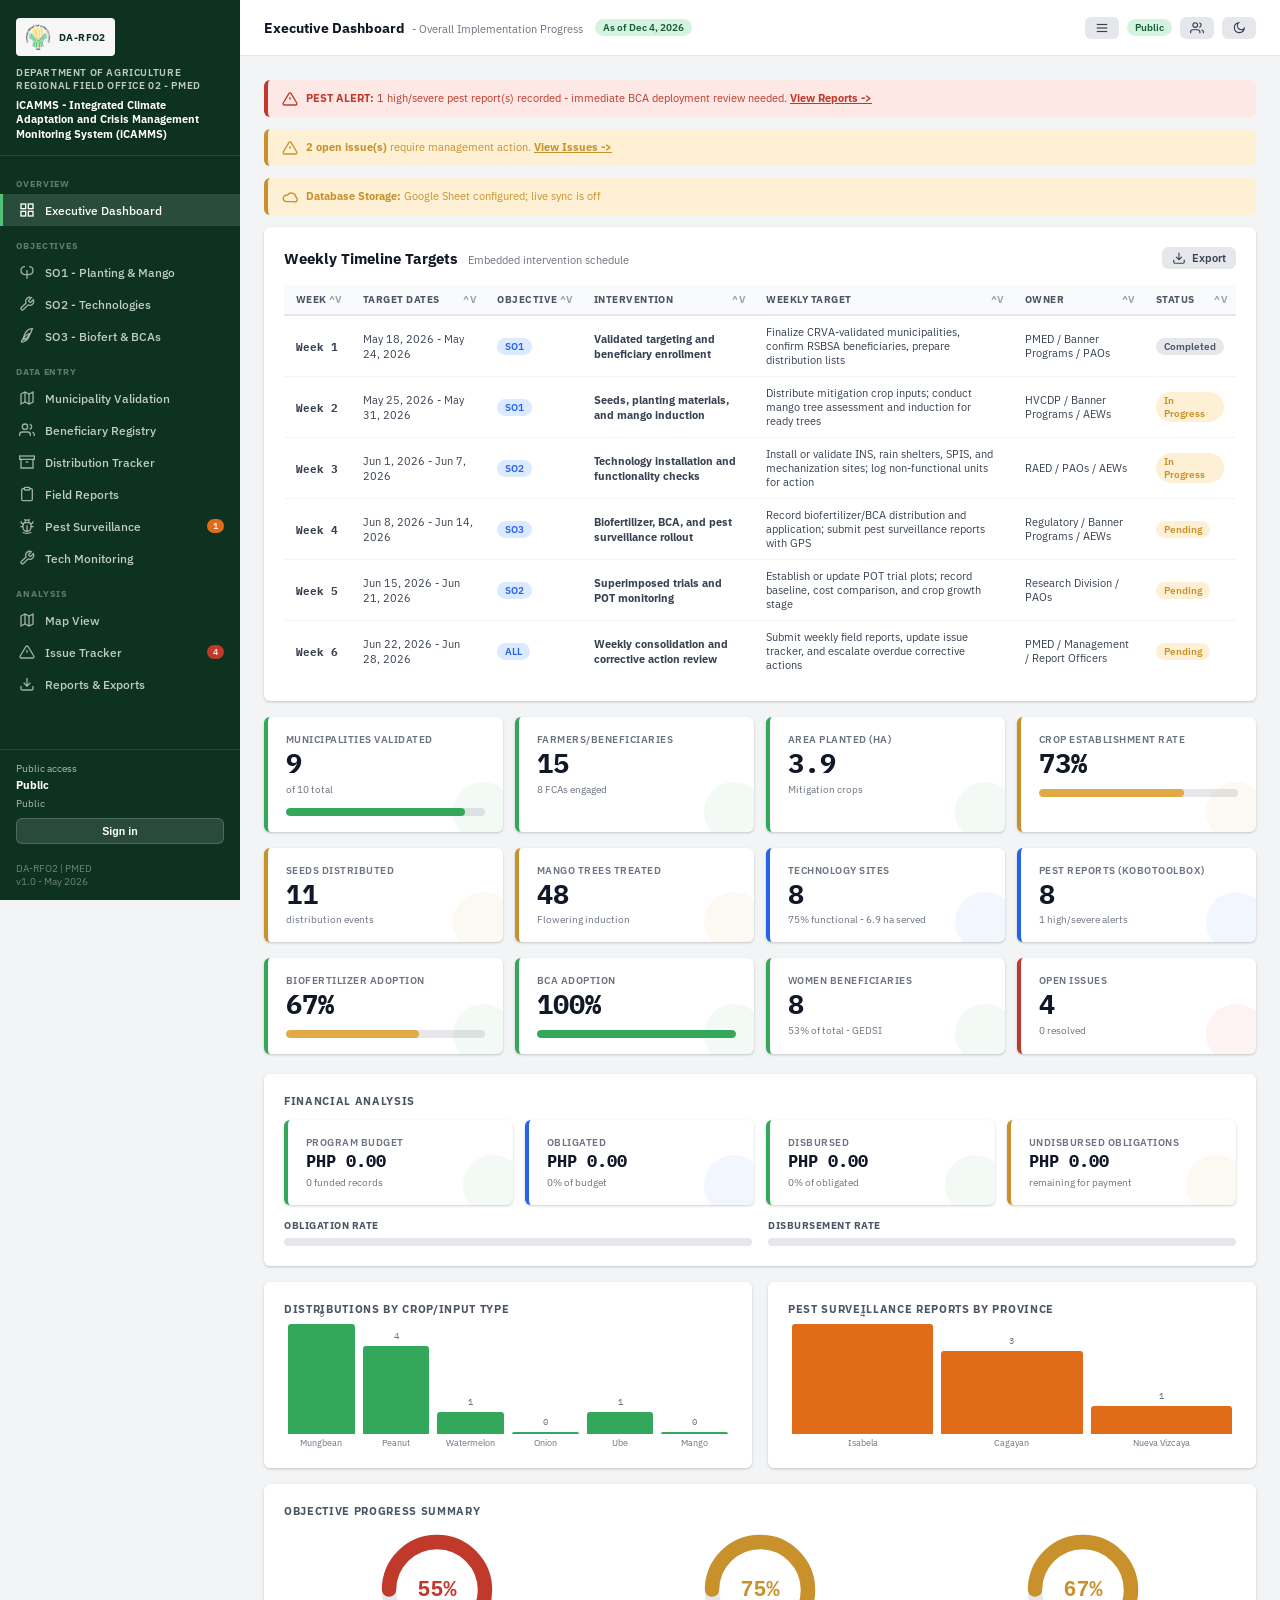
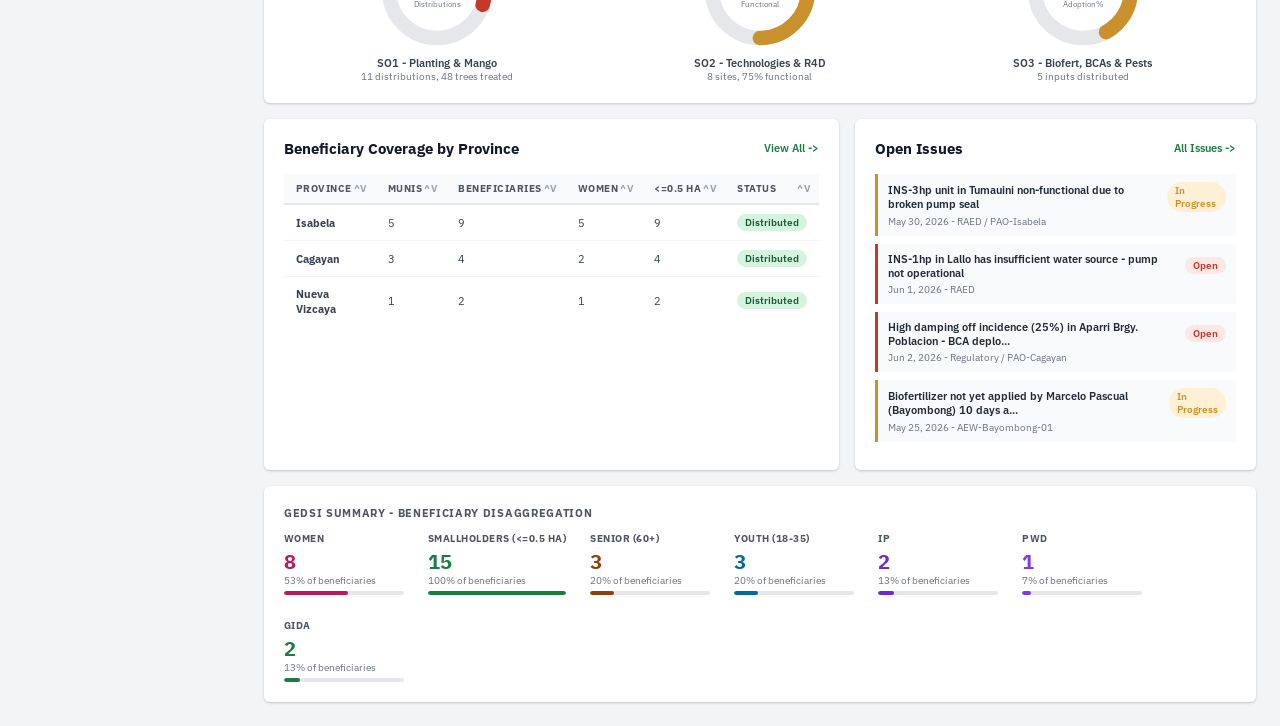
<file: index.html>
<!DOCTYPE html>
<html lang="en">
<head>
<meta charset="UTF-8"><meta name="viewport" content="width=device-width,initial-scale=1">
<title>Executive Dashboard - DA-RFO2 Monitoring</title>
<link rel="stylesheet" href="styles.css">
</head>
<body>
<div class="app-wrapper">
  <aside class="sidebar" id="sidebar"></aside>
  <div class="main-content">
    <div class="topbar">
      <div>
        <span class="topbar-title">Executive Dashboard</span>
        <span class="topbar-subtitle">- Overall Implementation Progress</span>
      </div>
      <span class="topbar-badge" id="last-updated"></span>
    </div>
    <div class="page-body" id="page-body">
      <!-- dynamic content -->
    </div>
  </div>
</div>
<div id="toast-container"></div>
<script src="data.js"></script>
<script src="ui.js"></script>
<script>
document.addEventListener('DOMContentLoaded', () => {
  buildSidebar('index.html');
  renderAll();
  document.getElementById('last-updated').textContent = 'As of ' + new Date().toLocaleDateString('en-PH',{month:'short',day:'numeric',year:'numeric'});
});

function renderAll() {
  const s = DB.summary();
  const issues = DB.get(DB.KEYS.ISSUES);
  const openIssues = issues.filter(i => i.status !== 'Resolved');
  const highPest = DB.get(DB.KEYS.PEST).filter(p => p.severity === 'High' || p.severity === 'Severe');
  const munis = DB.get(DB.KEYS.MUNICIPALITIES);
  const benes = DB.get(DB.KEYS.BENEFICIARIES);
  const timeline = DB.get(DB.KEYS.TIMELINE);
  const settings = DB.settings();
  const pendingSync = DB.getSyncQueue().length;

  const body = document.getElementById('page-body');

  // Alerts
  let alerts = '';
  if (highPest.length) alerts += `<div class="alert-banner red">${ICONS.alert}<div><strong>PEST ALERT:</strong> ${highPest.length} high/severe pest report(s) recorded - immediate BCA deployment review needed. <a href="pest.html" style="color:inherit;font-weight:700">View Reports -></a></div></div>`;
  if (openIssues.filter(i=>i.status==='Open').length) alerts += `<div class="alert-banner amber">${ICONS.alert}<div><strong>${openIssues.filter(i=>i.status==='Open').length} open issue(s)</strong> require management action. <a href="issues.html" style="color:inherit;font-weight:700">View Issues -></a></div></div>`;

  const sheetLink = settings.googleSheetUrl && !AccessPolicy.isPublic()
    ? `  -  <a href="${settings.googleSheetUrl}" target="_blank" style="color:inherit;font-weight:700">Open Sheet</a>`
    : '';
  const syncLabel = settings.syncEnabled
    ? `Google Sheet sync enabled${settings.autoPullEnabled ? ' with Admin auto-pull' : ' with manual/admin pull'}`
    : (settings.appsScriptEndpoint ? 'Google Sheet configured; live sync is off' : 'Google Sheet storage not yet connected');
  alerts += `<div class="alert-banner ${settings.syncEnabled?'green':'amber'}">${ICONS.cloud}<div><strong>Database Storage:</strong> ${syncLabel}${sheetLink}${pendingSync?`  -  ${pendingSync} pending sync event(s)`:''}</div></div>`;

  // Province breakdown
  const provinces = [...new Set(benes.map(b=>b.province))];
  const provRows = provinces.map(prov => {
    const pb = benes.filter(b=>b.province===prov);
    const pm = munis.filter(m=>m.province===prov&&m.confirmed);
    return `<tr><td><strong>${prov}</strong></td>
      <td>${pm.length}</td>
      <td>${pb.length}</td>
      <td>${pb.filter(b=>b.sex==='Female').length}</td>
      <td>${pb.filter(b=>b.farmSize<=0.5).length}</td>
      <td>${fmt.statusBadge('Distributed')}</td>
    </tr>`;
  }).join('');

  // Crop distribution bar
  const crops = ['Mungbean','Peanut','Watermelon','Onion','Ube','Mango'];
  const dists = DB.get(DB.KEYS.DISTRIBUTIONS);
  const cropCounts = crops.map(c => dists.filter(d => (d.product||'').toLowerCase().includes(c.toLowerCase())).length);

  // Pest by province
  const pests = DB.get(DB.KEYS.PEST);
  const pestProvs = [...new Set(pests.map(p=>p.province))];
  const pestCounts = pestProvs.map(p => pests.filter(x=>x.province===p).length);

  body.innerHTML = `
    ${alerts}

    <div class="card" style="margin-bottom:16px">
      <div class="section-header">
        <div class="section-title">Weekly Timeline Targets <small>Embedded intervention schedule</small></div>
        <button class="btn btn-secondary btn-sm" onclick="exportCSV(DB.get(DB.KEYS.TIMELINE),'weekly_timeline_targets.csv')">${ICONS.download} Export</button>
      </div>
      <div class="table-wrap">
        <table>
          <thead><tr><th>Week</th><th>Target Dates</th><th>Objective</th><th>Intervention</th><th>Weekly Target</th><th>Owner</th><th>Status</th></tr></thead>
          <tbody>
            ${timeline.map(t => `<tr>
              <td style="font-family:var(--font-mono);font-weight:700">${t.week}</td>
              <td>${fmt.date(t.startDate)} - ${fmt.date(t.endDate)}</td>
              <td><span class="badge blue">${t.objective}</span></td>
              <td><strong>${t.intervention}</strong></td>
              <td style="font-size:.78rem">${t.target}</td>
              <td style="font-size:.76rem">${t.owner}</td>
              <td>${fmt.statusBadge(t.status)}</td>
            </tr>`).join('')}
          </tbody>
        </table>
      </div>
    </div>

    <!-- -- KPI Row 1 -- -->
    <div class="kpi-grid cols-4" style="margin-bottom:16px">
      <div class="kpi-tile">
        <div class="kpi-label">Municipalities Validated</div>
        <div class="kpi-value">${s.munisValidated}</div>
        <div class="kpi-sub">of ${s.munisTotal} total</div>
        <div style="margin-top:8px">
          <div class="progress-bar-wrap"><div class="progress-bar-fill" style="width:${Math.round(s.munisValidated/s.munisTotal*100)}%"></div></div>
        </div>
      </div>
      <div class="kpi-tile">
        <div class="kpi-label">Farmers/Beneficiaries</div>
        <div class="kpi-value">${s.beneficiariesCount}</div>
        <div class="kpi-sub">${s.fcasCount} FCAs engaged</div>
      </div>
      <div class="kpi-tile">
        <div class="kpi-label">Area Planted (ha)</div>
        <div class="kpi-value">${s.areaPlantedHa}</div>
        <div class="kpi-sub">Mitigation crops</div>
      </div>
      <div class="kpi-tile ${rateColor(s.cropEstablishmentRate)}">
        <div class="kpi-label">Crop Establishment Rate</div>
        <div class="kpi-value">${s.cropEstablishmentRate}%</div>
        <div style="margin-top:8px">
          <div class="progress-bar-wrap"><div class="progress-bar-fill ${rateColor(s.cropEstablishmentRate)}" style="width:${s.cropEstablishmentRate}%"></div></div>
        </div>
      </div>
    </div>

    <!-- -- KPI Row 2 -- -->
    <div class="kpi-grid cols-4" style="margin-bottom:16px">
      <div class="kpi-tile amber">
        <div class="kpi-label">Seeds Distributed</div>
        <div class="kpi-value">${s.seedsDistributed}</div>
        <div class="kpi-sub">distribution events</div>
      </div>
      <div class="kpi-tile amber">
        <div class="kpi-label">Mango Trees Treated</div>
        <div class="kpi-value">${s.mangoTreesTreated}</div>
        <div class="kpi-sub">Flowering induction</div>
      </div>
      <div class="kpi-tile blue">
        <div class="kpi-label">Technology Sites</div>
        <div class="kpi-value">${s.techSitesCount}</div>
        <div class="kpi-sub">${s.techFunctionalityRate}% functional  -  ${s.areaServedHa} ha served</div>
      </div>
      <div class="kpi-tile blue">
        <div class="kpi-label">Pest Reports (KoboToolbox)</div>
        <div class="kpi-value">${s.pestReports}</div>
        <div class="kpi-sub">${highPest.length} high/severe alerts</div>
      </div>
    </div>

    <!-- -- KPI Row 3 -- -->
    <div class="kpi-grid cols-4" style="margin-bottom:20px">
      <div class="kpi-tile">
        <div class="kpi-label">Biofertilizer Adoption</div>
        <div class="kpi-value">${s.biofertAdoptionRate}%</div>
        <div style="margin-top:8px"><div class="progress-bar-wrap"><div class="progress-bar-fill ${rateColor(s.biofertAdoptionRate)}" style="width:${s.biofertAdoptionRate}%"></div></div></div>
      </div>
      <div class="kpi-tile">
        <div class="kpi-label">BCA Adoption</div>
        <div class="kpi-value">${s.bcaAdoptionRate}%</div>
        <div style="margin-top:8px"><div class="progress-bar-wrap"><div class="progress-bar-fill ${rateColor(s.bcaAdoptionRate)}" style="width:${s.bcaAdoptionRate}%"></div></div></div>
      </div>
      <div class="kpi-tile">
        <div class="kpi-label">Women Beneficiaries</div>
        <div class="kpi-value">${s.womenCount}</div>
        <div class="kpi-sub">${s.womenPct}% of total - GEDSI</div>
      </div>
      <div class="kpi-tile ${openIssues.length > 2 ? 'red' : openIssues.length > 0 ? 'amber' : ''}">
        <div class="kpi-label">Open Issues</div>
        <div class="kpi-value">${openIssues.length}</div>
        <div class="kpi-sub">${issues.filter(i=>i.status==='Resolved').length} resolved</div>
      </div>
    </div>

    <!-- Financial Analysis -->
    <div class="card" style="margin-bottom:16px">
      <div class="card-title">Financial Analysis</div>
      <div class="kpi-grid cols-4" style="margin-bottom:14px">
        <div class="kpi-tile">
          <div class="kpi-label">Program Budget</div>
          <div class="kpi-value" style="font-size:1.2rem">${fmt.money(s.budgetTotal)}</div>
          <div class="kpi-sub">${s.financeRecordsCount} funded records</div>
        </div>
        <div class="kpi-tile blue">
          <div class="kpi-label">Obligated</div>
          <div class="kpi-value" style="font-size:1.2rem">${fmt.money(s.obligatedTotal)}</div>
          <div class="kpi-sub">${s.obligationRate}% of budget</div>
        </div>
        <div class="kpi-tile green">
          <div class="kpi-label">Disbursed</div>
          <div class="kpi-value" style="font-size:1.2rem">${fmt.money(s.disbursedTotal)}</div>
          <div class="kpi-sub">${s.disbursementRate}% of obligated</div>
        </div>
        <div class="kpi-tile amber">
          <div class="kpi-label">Undisbursed Obligations</div>
          <div class="kpi-value" style="font-size:1.2rem">${fmt.money(Math.max(s.obligatedTotal-s.disbursedTotal,0))}</div>
          <div class="kpi-sub">remaining for payment</div>
        </div>
      </div>
      <div class="grid-2">
        <div>
          <div style="font-size:.72rem;font-weight:700;color:var(--gray-600);text-transform:uppercase;letter-spacing:.05em;margin-bottom:6px">Obligation Rate</div>
          <div class="progress-bar-wrap"><div class="progress-bar-fill ${rateColor(s.obligationRate)}" style="width:${Math.min(s.obligationRate,100)}%"></div></div>
        </div>
        <div>
          <div style="font-size:.72rem;font-weight:700;color:var(--gray-600);text-transform:uppercase;letter-spacing:.05em;margin-bottom:6px">Disbursement Rate</div>
          <div class="progress-bar-wrap"><div class="progress-bar-fill ${rateColor(s.disbursementRate)}" style="width:${Math.min(s.disbursementRate,100)}%"></div></div>
        </div>
      </div>
    </div>

    <!-- -- Charts + Table Row -- -->
    <div class="grid-2" style="margin-bottom:16px">
      <div class="card">
        <div class="card-title">Distributions by Crop/Input Type</div>
        <div id="crop-chart"></div>
      </div>
      <div class="card">
        <div class="card-title">Pest Surveillance Reports by Province</div>
        <div id="pest-chart"></div>
      </div>
    </div>

    <!-- -- Objective Progress -- -->
    <div class="card" style="margin-bottom:16px">
      <div class="card-title">Objective Progress Summary</div>
      <div style="display:grid;grid-template-columns:repeat(3,1fr);gap:16px">
        <div style="text-align:center">
          <div id="donut-so1"></div>
          <div style="font-size:.78rem;font-weight:600;color:var(--gray-700);margin-top:6px">SO1 - Planting & Mango</div>
          <div style="font-size:.72rem;color:var(--gray-500)">${s.seedsDistributed} distributions, ${s.mangoTreesTreated} trees treated</div>
        </div>
        <div style="text-align:center">
          <div id="donut-so2"></div>
          <div style="font-size:.78rem;font-weight:600;color:var(--gray-700);margin-top:6px">SO2 - Technologies & R4D</div>
          <div style="font-size:.72rem;color:var(--gray-500)">${s.techSitesCount} sites, ${s.techFunctionalityRate}% functional</div>
        </div>
        <div style="text-align:center">
          <div id="donut-so3"></div>
          <div style="font-size:.78rem;font-weight:600;color:var(--gray-700);margin-top:6px">SO3 - Biofert, BCAs & Pests</div>
          <div style="font-size:.72rem;color:var(--gray-500)">${s.bioDistributed+s.bcaDistributed} inputs distributed</div>
        </div>
      </div>
    </div>

    <!-- -- Province Breakdown Table -- -->
    <div class="grid-2">
      <div class="card">
        <div class="section-header">
          <div class="section-title">Beneficiary Coverage by Province</div>
          <a href="beneficiaries.html" style="font-size:.78rem;color:var(--green-700);text-decoration:none;font-weight:600">View All -></a>
        </div>
        <div class="table-wrap">
          <table>
            <thead><tr><th>Province</th><th>Munis</th><th>Beneficiaries</th><th>Women</th><th><=0.5 ha</th><th>Status</th></tr></thead>
            <tbody>${provRows}</tbody>
          </table>
        </div>
      </div>

      <div class="card">
        <div class="section-header">
          <div class="section-title">Open Issues</div>
          <a href="issues.html" style="font-size:.78rem;color:var(--green-700);text-decoration:none;font-weight:600">All Issues -></a>
        </div>
        ${openIssues.length === 0
          ? `<div class="empty-state"><p>No open issues</p></div>`
          : openIssues.map(iss => `
          <div style="border-left:3px solid ${iss.status==='Open'?'var(--red-500)':'var(--gold-500)'};padding:8px 10px;margin-bottom:8px;background:var(--gray-50);border-radius:0 4px 4px 0">
            <div style="display:flex;align-items:center;justify-content:space-between;gap:8px">
              <span style="font-size:.8rem;font-weight:600;color:var(--gray-800)">${iss.description.substring(0,70)}${iss.description.length>70?'...':''}</span>
              ${fmt.statusBadge(iss.status)}
            </div>
            <div style="font-size:.72rem;color:var(--gray-500);margin-top:3px">${fmt.date(iss.dateDetected)}  -  ${iss.responsible}</div>
          </div>`).join('')
        }
      </div>
    </div>

    <!-- -- GEDSI Summary -- -->
    <div class="card" style="margin-top:16px">
      <div class="card-title">GEDSI Summary - Beneficiary Disaggregation</div>
      <div style="display:flex;gap:24px;flex-wrap:wrap">
        ${[
          ['Women',s.womenCount,s.beneficiariesCount,'#be185d','w'],
          ['Smallholders (<=0.5 ha)',s.smallholdersCount,s.beneficiariesCount,'#15803d','gi'],
          ['Senior (60+)',benes.filter(b=>b.ageGroup==='60+').length,s.beneficiariesCount,'#92400e','sr'],
          ['Youth (18-35)',benes.filter(b=>b.ageGroup==='18-35').length,s.beneficiariesCount,'#0369a1','yt'],
          ['IP',benes.filter(b=>b.ip).length,s.beneficiariesCount,'#6d28d9','ip'],
          ['PWD',benes.filter(b=>b.pwd).length,s.beneficiariesCount,'#7c3aed','pw'],
          ['GIDA',benes.filter(b=>b.gida).length,s.beneficiariesCount,'#1f7a47','gi'],
        ].map(([label,count,total,color,chipClass]) => `
          <div style="min-width:120px">
            <div style="font-size:.7rem;font-weight:700;color:var(--gray-600);text-transform:uppercase;letter-spacing:.05em;margin-bottom:4px">${label}</div>
            <div style="font-size:1.4rem;font-weight:700;color:${color};font-family:var(--font-mono)">${count}</div>
            <div style="font-size:.72rem;color:var(--gray-500)">${total>0?Math.round(count/total*100):0}% of beneficiaries</div>
            <div class="progress-bar-wrap" style="margin-top:4px;height:4px">
              <div class="progress-bar-fill" style="width:${total>0?Math.round(count/total*100):0}%;background:${color}"></div>
            </div>
          </div>
        `).join('')}
      </div>
    </div>
  `;

  // Render charts
  renderBarChart('crop-chart', crops, cropCounts);
  renderBarChart('pest-chart', pestProvs.length ? pestProvs : ['No Data'], pestProvs.length ? pestCounts : [0], 'var(--orange-500)');
  renderDonut('donut-so1', s.seedsDistributed, 20, 'var(--green-500)', 'Distributions');
  renderDonut('donut-so2', DB.get(DB.KEYS.TECH).filter(t=>t.functional).length, s.techSitesCount || 1, 'var(--blue-500)', 'Functional');
  renderDonut('donut-so3', s.biofertAdoptionRate, 100, 'var(--gold-500)', 'Adoption%');
}
</script>
</body>
</html>
</file>
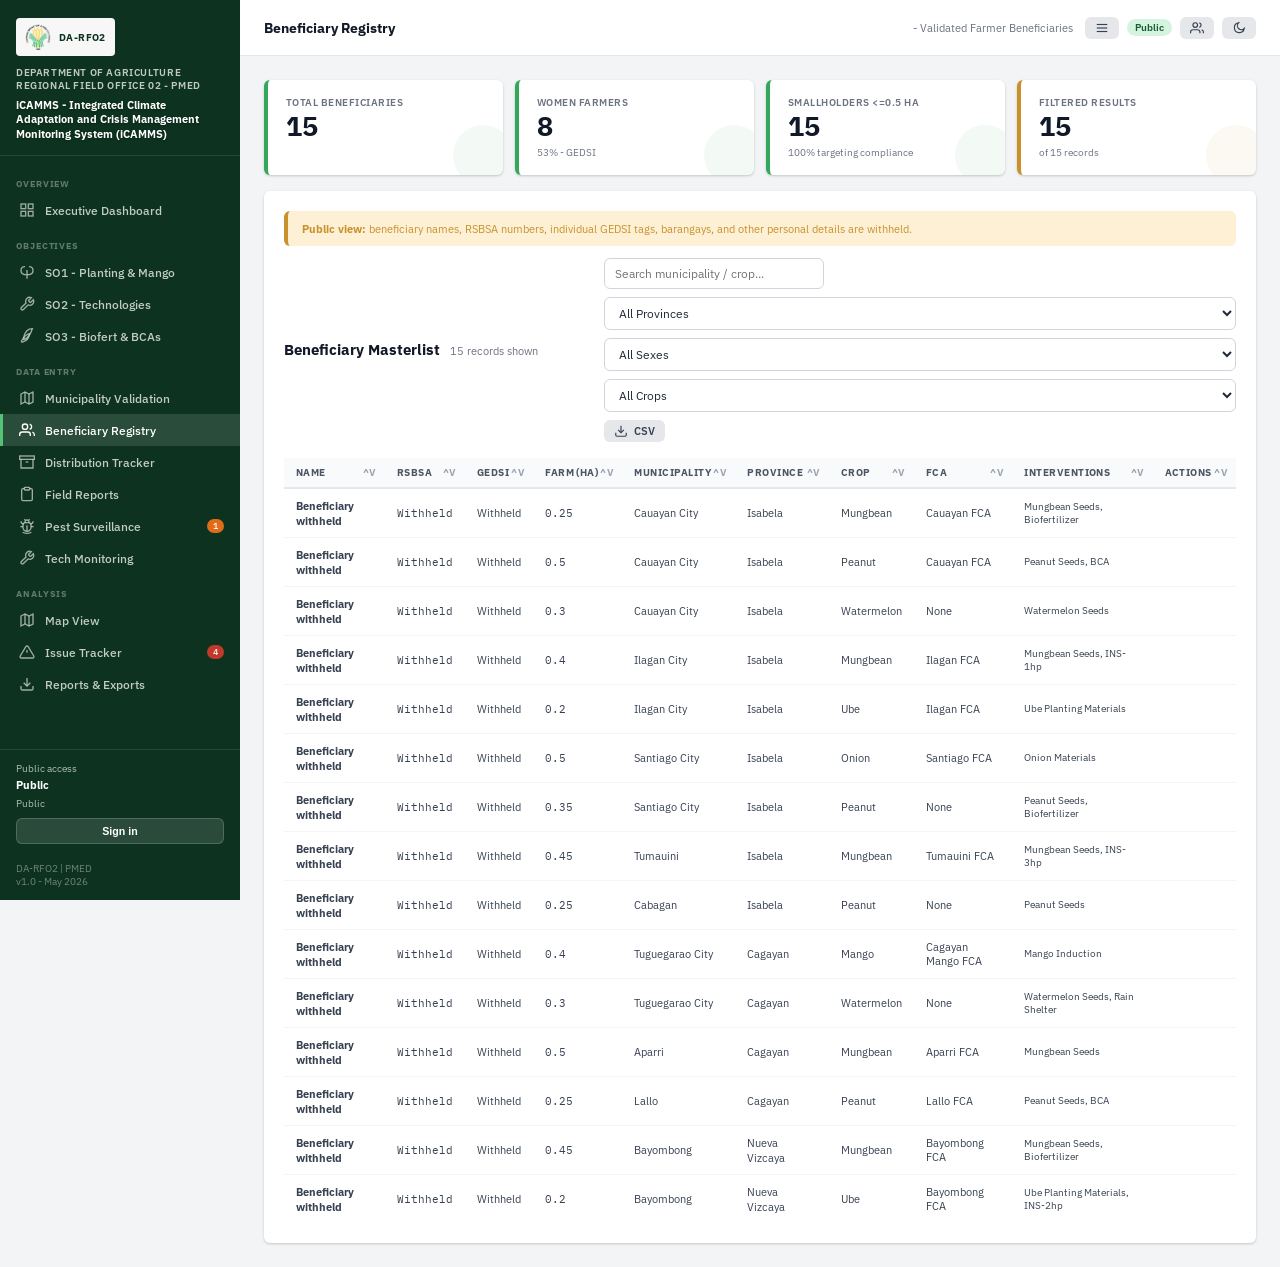
<file: beneficiaries.html>
<!DOCTYPE html>
<html lang="en">
<head>
<meta charset="UTF-8"><meta name="viewport" content="width=device-width,initial-scale=1">
<title>Beneficiary Registry - DA-RFO2</title>
<link rel="stylesheet" href="styles.css">
</head>
<body>
<div class="app-wrapper">
  <aside class="sidebar" id="sidebar"></aside>
  <div class="main-content">
    <div class="topbar">
      <span class="topbar-title">Beneficiary Registry</span>
      <span class="topbar-subtitle">- Validated Farmer Beneficiaries</span>
    </div>
    <div class="page-body" id="page-body"></div>
  </div>
</div>
<div id="toast-container"></div>
<!-- Add/Edit modal -->
<div class="modal-overlay hidden" id="bene-modal">
  <div class="modal-box" style="max-width:780px">
    <div class="modal-header"><span id="modal-title">Add Beneficiary</span><button class="modal-close" onclick="closeModal('bene-modal')">x</button></div>
    <div class="modal-body">
      <div style="background:var(--green-50);padding:8px 12px;border-radius:4px;font-size:.78rem;color:var(--green-800);margin-bottom:14px">
        Priority: Farmers cultivating <strong>0.5 hectare and below</strong>. Confirm municipality is on the validated list before adding.
      </div>
      <div class="form-grid cols-3">
        <div class="form-group" style="grid-column:span 2"><label class="form-label">Full Name (Last, First, MI)<span class="req">*</span></label><input id="b-name"></div>
        <div class="form-group"><label class="form-label">RSBSA Number</label><input id="b-rsbsa" placeholder="02-000-000"></div>
        <div class="form-group"><label class="form-label">Sex<span class="req">*</span></label>
          <select id="b-sex"><option>Female</option><option>Male</option><option>Prefer not to say</option></select></div>
        <div class="form-group"><label class="form-label">Age Group<span class="req">*</span></label>
          <select id="b-age"><option>18-35</option><option>36-59</option><option>60+</option></select></div>
        <div class="form-group"><label class="form-label">Farm Size (ha)<span class="req">*</span></label><input id="b-farmsize" type="number" step="0.01" min="0.01" max="5" placeholder="e.g. 0.25"></div>
        <div class="form-group"><label class="form-label">Province<span class="req">*</span></label>
          <select id="b-province"><option>Isabela</option><option>Cagayan</option><option>Nueva Vizcaya</option><option>Quirino</option><option>Aurora</option></select></div>
        <div class="form-group"><label class="form-label">Municipality<span class="req">*</span></label><input id="b-municipality"></div>
        <div class="form-group"><label class="form-label">Barangay</label><input id="b-barangay"></div>
        <div class="form-group"><label class="form-label">Primary Crop<span class="req">*</span></label>
          <select id="b-crop"><option>Mungbean</option><option>Peanut</option><option>Watermelon</option><option>Onion</option><option>Ube</option><option>Mango</option><option>Rice</option><option>Corn</option><option>High Value Crops</option></select></div>
        <div class="form-group"><label class="form-label">FCA Name (or None)</label><input id="b-fca" value="None"></div>
        <div class="form-group"><label class="form-label">Land Tenure</label>
          <select id="b-tenure"><option>Owner</option><option>Tenant/Lessee</option><option>Other</option></select></div>
        <div class="form-group"><label class="form-label">Validation Date</label><input id="b-date" type="date"></div>
        <div class="form-group"><label class="form-label">GPS / Farm Location</label><input id="b-gps" placeholder="lat,lng or Sitio"></div>
        <div class="form-group"><label class="form-label">Validated By</label><input id="b-validatedby" placeholder="AEW / validator"></div>
        <div class="form-group"><label class="form-label">Farm Photo Taken?</label>
          <select id="b-photo"><option value="No">No</option><option value="Yes">Yes</option></select></div>
      </div>
      <div style="margin-top:14px;font-size:.78rem;font-weight:700;color:var(--gray-700);text-transform:uppercase;letter-spacing:.05em;margin-bottom:8px">Interventions to Receive</div>
      <div style="display:flex;flex-wrap:wrap;gap:8px" id="intervention-checks">
        <label style="display:flex;align-items:center;gap:4px;font-size:.8rem;cursor:pointer;padding:4px 8px;border:1px solid var(--gray-200);border-radius:4px"><input type="checkbox" value="Mungbean Seeds" style="width:auto"> Mungbean Seeds</label>
        <label style="display:flex;align-items:center;gap:4px;font-size:.8rem;cursor:pointer;padding:4px 8px;border:1px solid var(--gray-200);border-radius:4px"><input type="checkbox" value="Peanut Seeds" style="width:auto"> Peanut Seeds</label>
        <label style="display:flex;align-items:center;gap:4px;font-size:.8rem;cursor:pointer;padding:4px 8px;border:1px solid var(--gray-200);border-radius:4px"><input type="checkbox" value="Watermelon Seeds" style="width:auto"> Watermelon Seeds</label>
        <label style="display:flex;align-items:center;gap:4px;font-size:.8rem;cursor:pointer;padding:4px 8px;border:1px solid var(--gray-200);border-radius:4px"><input type="checkbox" value="Onion Materials" style="width:auto"> Onion Materials</label>
        <label style="display:flex;align-items:center;gap:4px;font-size:.8rem;cursor:pointer;padding:4px 8px;border:1px solid var(--gray-200);border-radius:4px"><input type="checkbox" value="Ube Materials" style="width:auto"> Ube Materials</label>
        <label style="display:flex;align-items:center;gap:4px;font-size:.8rem;cursor:pointer;padding:4px 8px;border:1px solid var(--gray-200);border-radius:4px"><input type="checkbox" value="Mango Induction" style="width:auto"> Mango Induction</label>
        <label style="display:flex;align-items:center;gap:4px;font-size:.8rem;cursor:pointer;padding:4px 8px;border:1px solid var(--gray-200);border-radius:4px"><input type="checkbox" value="Rain Shelter" style="width:auto"> Rain Shelter</label>
        <label style="display:flex;align-items:center;gap:4px;font-size:.8rem;cursor:pointer;padding:4px 8px;border:1px solid var(--gray-200);border-radius:4px"><input type="checkbox" value="INS-1hp" style="width:auto"> INS-1hp</label>
        <label style="display:flex;align-items:center;gap:4px;font-size:.8rem;cursor:pointer;padding:4px 8px;border:1px solid var(--gray-200);border-radius:4px"><input type="checkbox" value="INS-2hp" style="width:auto"> INS-2hp</label>
        <label style="display:flex;align-items:center;gap:4px;font-size:.8rem;cursor:pointer;padding:4px 8px;border:1px solid var(--gray-200);border-radius:4px"><input type="checkbox" value="INS-3hp" style="width:auto"> INS-3hp</label>
        <label style="display:flex;align-items:center;gap:4px;font-size:.8rem;cursor:pointer;padding:4px 8px;border:1px solid var(--gray-200);border-radius:4px"><input type="checkbox" value="SPIS" style="width:auto"> SPIS</label>
        <label style="display:flex;align-items:center;gap:4px;font-size:.8rem;cursor:pointer;padding:4px 8px;border:1px solid var(--gray-200);border-radius:4px"><input type="checkbox" value="Biofertilizer" style="width:auto"> Biofertilizer</label>
        <label style="display:flex;align-items:center;gap:4px;font-size:.8rem;cursor:pointer;padding:4px 8px;border:1px solid var(--gray-200);border-radius:4px"><input type="checkbox" value="BCA" style="width:auto"> BCA</label>
        <label style="display:flex;align-items:center;gap:4px;font-size:.8rem;cursor:pointer;padding:4px 8px;border:1px solid var(--gray-200);border-radius:4px"><input type="checkbox" value="POT/Zero Tillage" style="width:auto"> POT/Zero Tillage</label>
      </div>
      <div style="margin-top:14px;font-size:.78rem;font-weight:700;color:var(--gray-700);text-transform:uppercase;letter-spacing:.05em;margin-bottom:8px">GEDSI Tags (Voluntary except Sex)</div>
      <div style="display:flex;gap:16px;flex-wrap:wrap">
        <label style="display:flex;align-items:center;gap:6px;font-size:.8rem;cursor:pointer"><input id="b-ip" type="checkbox" style="width:auto"> Indigenous Peoples (self-identified)</label>
        <label style="display:flex;align-items:center;gap:6px;font-size:.8rem;cursor:pointer"><input id="b-pwd" type="checkbox" style="width:auto"> Person with Disability (voluntary)</label>
        <label style="display:flex;align-items:center;gap:6px;font-size:.8rem;cursor:pointer"><input id="b-gida" type="checkbox" style="width:auto"> GIDA Location</label>
      </div>
      <div class="form-grid cols-3" style="margin-top:10px">
        <div class="form-group"><label class="form-label">IP Status</label><select id="b-ip-status"><option>Prefer not to answer</option><option>No</option><option>Yes</option></select></div>
        <div class="form-group"><label class="form-label">PWD Status</label><select id="b-pwd-status"><option>Prefer not to answer</option><option>No</option><option>Yes</option></select></div>
        <div class="form-group"><label class="form-label">GIDA Location</label><select id="b-gida-status"><option>Unknown</option><option>No</option><option>Yes</option></select></div>
      </div>
      <input type="hidden" id="b-edit-id">
    </div>
    <div class="modal-footer">
      <button class="btn btn-secondary" onclick="closeModal('bene-modal')">Cancel</button>
      <button class="btn btn-primary" onclick="saveBeneficiary()">Save Beneficiary</button>
    </div>
  </div>
</div>
<script src="data.js"></script>
<script src="ui.js"></script>
<script>
let filterSex='', filterProvince='', filterCrop='', searchQ='';

document.addEventListener('DOMContentLoaded', () => {
  buildSidebar('beneficiaries.html');
  render();
});

function render() {
  let benes = DB.get(DB.KEYS.BENEFICIARIES);
  const total = benes.length;
  const women = benes.filter(b=>b.sex==='Female').length;
  const small = benes.filter(b=>b.farmSize<=0.5).length;

  if (filterSex)      benes = benes.filter(b=>b.sex===filterSex);
  if (filterProvince) benes = benes.filter(b=>b.province===filterProvince);
  if (filterCrop)     benes = benes.filter(b=>b.crop===filterCrop);
  if (searchQ) {
    benes = benes.filter(b => {
      const publicText = `${b.municipality}${b.province}${b.crop}${b.fca}`.toLowerCase();
      const privateText = `${b.name}${b.rsbsa}`.toLowerCase();
      const haystack = AccessPolicy.isPublic() ? publicText : `${publicText}${privateText}`;
      return haystack.includes(searchQ.toLowerCase());
    });
  }

  const provinces = [...new Set(DB.get(DB.KEYS.BENEFICIARIES).map(b=>b.province))];
  const crops     = [...new Set(DB.get(DB.KEYS.BENEFICIARIES).map(b=>b.crop))];

  document.getElementById('page-body').innerHTML = `
    <div class="kpi-grid cols-4" style="margin-bottom:16px">
      <div class="kpi-tile"><div class="kpi-label">Total Beneficiaries</div><div class="kpi-value">${total}</div></div>
      <div class="kpi-tile"><div class="kpi-label">Women Farmers</div><div class="kpi-value">${women}</div><div class="kpi-sub">${total>0?Math.round(women/total*100):0}% - GEDSI</div></div>
      <div class="kpi-tile"><div class="kpi-label">Smallholders <=0.5 ha</div><div class="kpi-value">${small}</div><div class="kpi-sub">${total>0?Math.round(small/total*100):0}% targeting compliance</div></div>
      <div class="kpi-tile amber"><div class="kpi-label">Filtered Results</div><div class="kpi-value">${benes.length}</div><div class="kpi-sub">of ${total} records</div></div>
    </div>

    <div class="card">
      ${AccessPolicy.isPublic()?'<div class="alert-banner amber" style="margin-bottom:12px"><div><strong>Public view:</strong> beneficiary names, RSBSA numbers, individual GEDSI tags, barangays, and other personal details are withheld.</div></div>':''}
      <div class="section-header">
        <div class="section-title">Beneficiary Masterlist <small>${benes.length} records shown</small></div>
        <div style="display:flex;gap:8px;flex-wrap:wrap">
          <input placeholder="${AccessPolicy.isPublic()?'Search municipality / crop...':'Search name / RSBSA / municipality...'}" style="width:220px" value="${searchQ}"
            oninput="searchQ=this.value;render()">
          <select onchange="filterProvince=this.value;render()">
            <option value="">All Provinces</option>
            ${provinces.map(p=>`<option ${filterProvince===p?'selected':''}>${p}</option>`).join('')}
          </select>
          <select onchange="filterSex=this.value;render()">
            <option value="">All Sexes</option>
            <option ${filterSex==='Female'?'selected':''}>Female</option>
            <option ${filterSex==='Male'?'selected':''}>Male</option>
          </select>
          <select onchange="filterCrop=this.value;render()">
            <option value="">All Crops</option>
            ${crops.map(c=>`<option ${filterCrop===c?'selected':''}>${c}</option>`).join('')}
          </select>
          <button class="btn btn-secondary btn-sm" onclick="exportCSV(DB.get(DB.KEYS.BENEFICIARIES),'beneficiaries.csv')">${ICONS.download} CSV</button>
          <button class="btn btn-primary btn-sm" data-access="write" onclick="openAddModal()">${ICONS.plus} Add</button>
        </div>
      </div>
      <div class="table-wrap">
        <table>
          <thead><tr><th>Name</th><th>RSBSA</th><th>GEDSI</th><th>Farm (ha)</th><th>Municipality</th><th>Province</th><th>Crop</th><th>FCA</th><th>Interventions</th><th>Actions</th></tr></thead>
          <tbody>
            ${benes.length===0?'<tr><td colspan="10" style="text-align:center;color:var(--gray-400)">No records match filter</td></tr>':
              benes.map(b=>`<tr>
                <td><strong>${AccessPolicy.personName(b.name)}</strong></td>
                <td style="font-family:var(--font-mono);font-size:.76rem">${AccessPolicy.identifier(b.rsbsa)}</td>
                <td>${AccessPolicy.isPublic()?'Withheld':fmt.gedsiChips(b)}</td>
                <td style="font-family:var(--font-mono)">${b.farmSize}</td>
                <td>${b.municipality}${!AccessPolicy.isPublic()&&b.barangay?`<br><span style="font-size:.72rem;color:var(--gray-500)">Brgy. ${b.barangay}</span>`:''}</td>
                <td>${b.province}</td>
                <td>${b.crop}</td>
                <td style="font-size:.76rem">${b.fca||'-'}</td>
                <td style="font-size:.72rem;max-width:180px">${(b.interventions||[]).join(', ')||'-'}</td>
                <td style="white-space:nowrap">
                  <button class="btn btn-secondary btn-sm" data-access="write" onclick="editBeneficiary('${b.id}')" style="margin-right:4px">${ICONS.edit}</button>
                  <button class="btn btn-danger btn-sm" data-access="admin" onclick="deleteBene('${b.id}')">${ICONS.trash}</button>
                </td>
              </tr>`).join('')}
          </tbody>
        </table>
      </div>
    </div>
  `;
}

function openAddModal() {
  document.getElementById('modal-title').textContent = 'Add Beneficiary';
  document.getElementById('b-edit-id').value = '';
  document.getElementById('b-name').value = '';
  document.getElementById('b-rsbsa').value = '';
  document.getElementById('b-farmsize').value = '';
  document.getElementById('b-municipality').value = '';
  document.getElementById('b-barangay').value = '';
  document.getElementById('b-fca').value = 'None';
  document.getElementById('b-date').value = new Date().toISOString().split('T')[0];
  document.getElementById('b-gps').value = '';
  document.getElementById('b-validatedby').value = '';
  document.getElementById('b-photo').value = 'No';
  document.getElementById('b-ip').checked = false;
  document.getElementById('b-pwd').checked = false;
  document.getElementById('b-gida').checked = false;
  document.getElementById('b-ip-status').value = 'Prefer not to answer';
  document.getElementById('b-pwd-status').value = 'Prefer not to answer';
  document.getElementById('b-gida-status').value = 'Unknown';
  document.querySelectorAll('#intervention-checks input').forEach(c=>c.checked=false);
  openModal('bene-modal');
}

function editBeneficiary(id) {
  const b = DB.get(DB.KEYS.BENEFICIARIES).find(x=>x.id===id);
  if (!b) return;
  document.getElementById('modal-title').textContent = 'Edit Beneficiary';
  document.getElementById('b-edit-id').value = id;
  document.getElementById('b-name').value = b.name;
  document.getElementById('b-rsbsa').value = b.rsbsa||'';
  document.getElementById('b-sex').value = b.sex;
  document.getElementById('b-age').value = b.ageGroup;
  document.getElementById('b-farmsize').value = b.farmSize;
  document.getElementById('b-province').value = b.province;
  document.getElementById('b-municipality').value = b.municipality;
  document.getElementById('b-barangay').value = b.barangay||'';
  document.getElementById('b-crop').value = b.crop;
  document.getElementById('b-fca').value = b.fca||'None';
  document.getElementById('b-tenure').value = b.tenure||'Owner';
  document.getElementById('b-date').value = b.validationDate||'';
  document.getElementById('b-gps').value = b.gps||'';
  document.getElementById('b-validatedby').value = b.validatedBy||'';
  document.getElementById('b-photo').value = b.photoTaken||'No';
  document.getElementById('b-ip').checked = !!b.ip;
  document.getElementById('b-pwd').checked = !!b.pwd;
  document.getElementById('b-gida').checked = !!b.gida;
  document.getElementById('b-ip-status').value = b.ipStatus || (b.ip?'Yes':'Prefer not to answer');
  document.getElementById('b-pwd-status').value = b.pwdStatus || (b.pwd?'Yes':'Prefer not to answer');
  document.getElementById('b-gida-status').value = b.gidaStatus || (b.gida?'Yes':'Unknown');
  document.querySelectorAll('#intervention-checks input').forEach(c=>{
    c.checked = (b.interventions||[]).includes(c.value);
  });
  openModal('bene-modal');
}

function saveBeneficiary() {
  const name = document.getElementById('b-name').value.trim();
  const farmSize = +document.getElementById('b-farmsize').value;
  if (!name) { toast('Name is required','error'); return; }
  if (!farmSize) { toast('Farm size is required','error'); return; }
  if (farmSize > 0.5) {
    if (!confirm(`Farm size is ${farmSize} ha - exceeds 0.5 ha priority threshold. Include anyway?`)) return;
  }
  const interventions = [...document.querySelectorAll('#intervention-checks input:checked')].map(c=>c.value);
  const ipStatus = document.getElementById('b-ip-status').value;
  const pwdStatus = document.getElementById('b-pwd-status').value;
  const gidaStatus = document.getElementById('b-gida-status').value;
  const rec = {
    name, rsbsa: document.getElementById('b-rsbsa').value.trim(),
    sex: document.getElementById('b-sex').value,
    ageGroup: document.getElementById('b-age').value,
    farmSize,
    province: document.getElementById('b-province').value,
    municipality: document.getElementById('b-municipality').value.trim(),
    barangay: document.getElementById('b-barangay').value.trim(),
    crop: document.getElementById('b-crop').value,
    fca: document.getElementById('b-fca').value.trim()||'None',
    tenure: document.getElementById('b-tenure').value,
    validationDate: document.getElementById('b-date').value,
    gps: document.getElementById('b-gps').value.trim(),
    validatedBy: document.getElementById('b-validatedby').value.trim(),
    photoTaken: document.getElementById('b-photo').value,
    ipStatus, pwdStatus, gidaStatus,
    ip: document.getElementById('b-ip').checked || ipStatus === 'Yes',
    pwd: document.getElementById('b-pwd').checked || pwdStatus === 'Yes',
    gida: document.getElementById('b-gida').checked || gidaStatus === 'Yes',
    interventions,
  };
  const editId = document.getElementById('b-edit-id').value;
  const saved = editId ? DB.update(DB.KEYS.BENEFICIARIES, editId, rec) : DB.add(DB.KEYS.BENEFICIARIES, rec);
  if (!saved) return;
  toast(editId ? 'Beneficiary updated' : 'Beneficiary added');
  closeModal('bene-modal');
  render();
}

function deleteBene(id) {
  if (!confirm('Remove this beneficiary?')) return;
  DB.remove(DB.KEYS.BENEFICIARIES, id);
  toast('Removed');
  render();
}
</script>
</body>
</html>
</file>
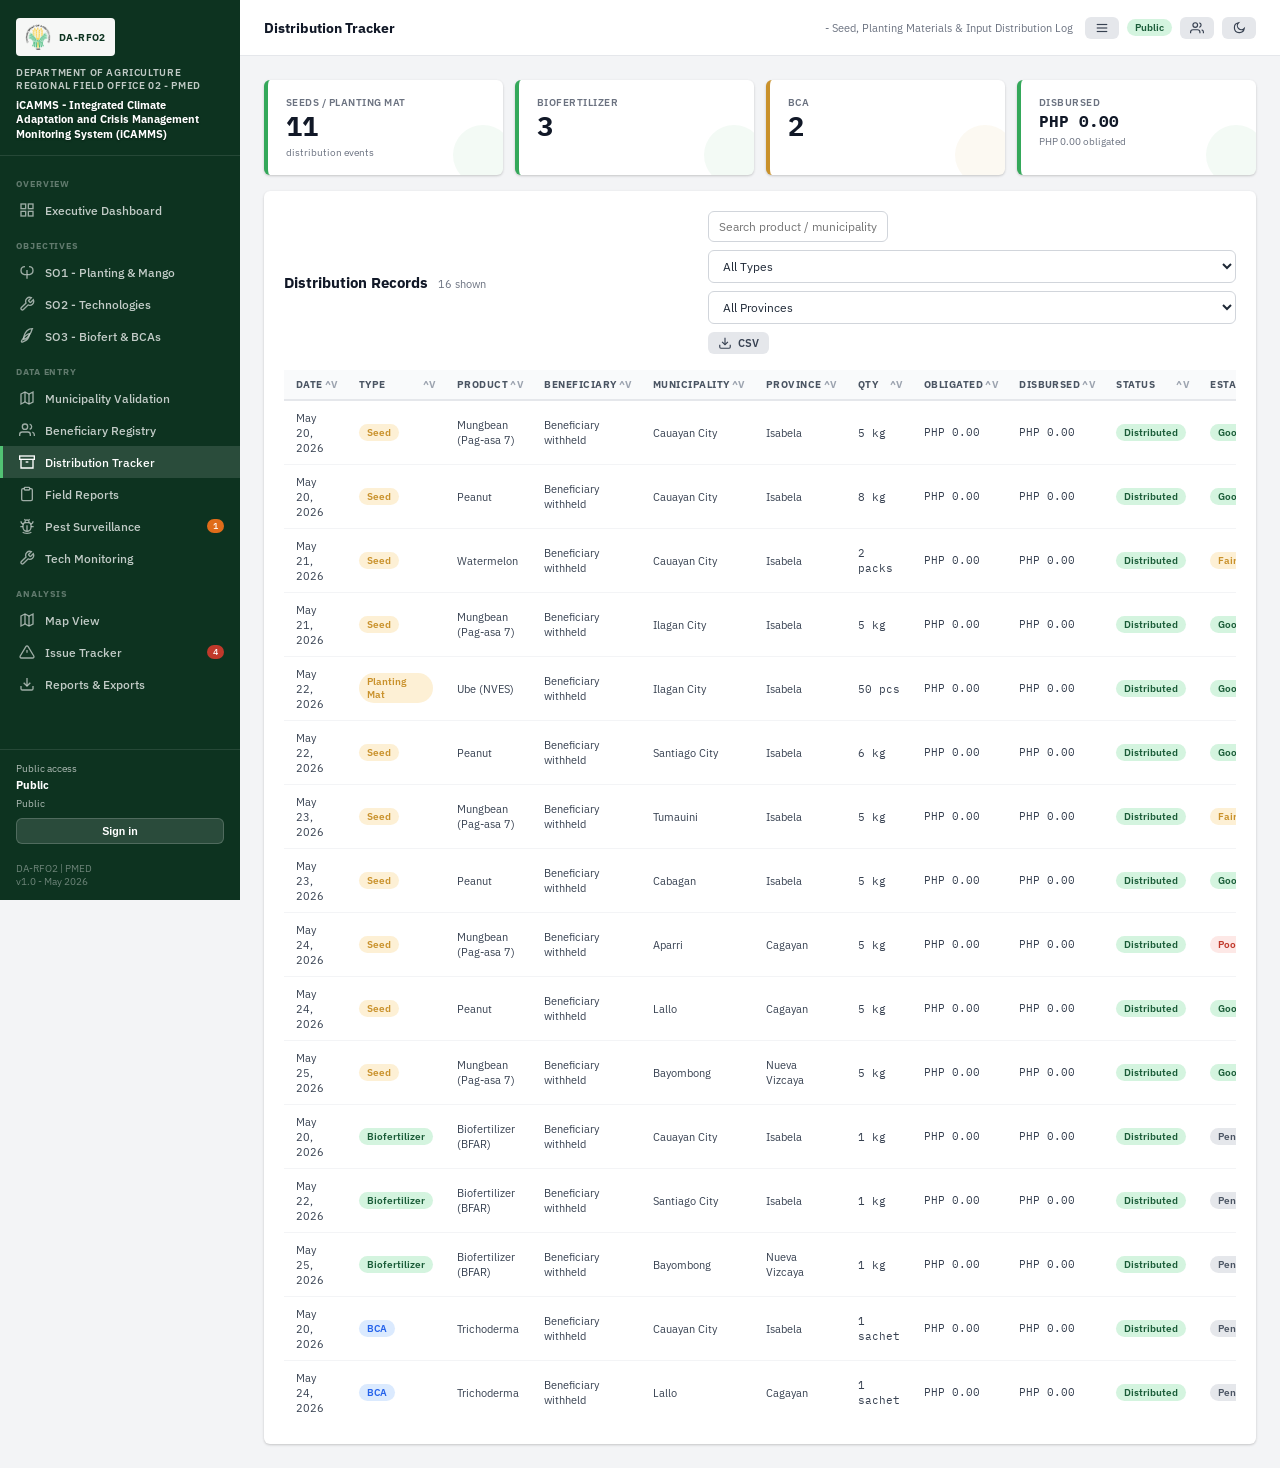
<file: distributions.html>
<!DOCTYPE html>
<html lang="en">
<head>
<meta charset="UTF-8"><meta name="viewport" content="width=device-width,initial-scale=1">
<title>Distribution Tracker - DA-RFO2</title>
<link rel="stylesheet" href="styles.css">
</head>
<body>
<div class="app-wrapper">
  <aside class="sidebar" id="sidebar"></aside>
  <div class="main-content">
    <div class="topbar">
      <span class="topbar-title">Distribution Tracker</span>
      <span class="topbar-subtitle">- Seed, Planting Materials &amp; Input Distribution Log</span>
    </div>
    <div class="page-body" id="page-body"></div>
  </div>
</div>
<div id="toast-container"></div>
<div class="modal-overlay hidden" id="dist-modal">
  <div class="modal-box">
    <div class="modal-header"><span id="modal-title">Record Distribution</span><button class="modal-close" onclick="closeModal('dist-modal')">x</button></div>
    <div class="modal-body">
      <div class="form-grid cols-2">
        <div class="form-group"><label class="form-label">Input Type<span class="req">*</span></label>
          <select id="d-type"><option>Seed</option><option>Planting Mat</option><option>Biofertilizer</option><option>BCA</option><option>Inorganic Fertilizer</option></select></div>
        <div class="form-group"><label class="form-label">Product Name<span class="req">*</span></label>
          <select id="d-product">
            <option>Mungbean (Pag-asa 7)</option><option>Peanut</option><option>Watermelon</option><option>Onion</option>
            <option>Ube (QES)</option><option>Ube (NVES)</option><option>Ube (NCES)</option><option>Ube (CVRC)</option>
            <option>Ube (SCRC)</option><option>Ube (IES)</option><option>Biofertilizer (BFAR)</option>
            <option>Trichoderma</option><option>Other BCA</option><option>Urea</option><option>Complete Fertilizer</option></select></div>
        <div class="form-group"><label class="form-label">Beneficiary Name<span class="req">*</span></label><input id="d-bene-name" placeholder="Type name or select"></div>
        <div class="form-group"><label class="form-label">RSBSA</label><input id="d-rsbsa"></div>
        <div class="form-group"><label class="form-label">Province</label>
          <select id="d-province"><option>Isabela</option><option>Cagayan</option><option>Nueva Vizcaya</option><option>Quirino</option></select></div>
        <div class="form-group"><label class="form-label">Municipality<span class="req">*</span></label><input id="d-municipality"></div>
        <div class="form-group"><label class="form-label">Barangay</label><input id="d-barangay"></div>
        <div class="form-group"><label class="form-label">Quantity<span class="req">*</span></label><input id="d-qty" type="number" step="0.1" min="0" value="5"></div>
        <div class="form-group"><label class="form-label">Unit</label>
          <select id="d-unit"><option>kg</option><option>packs</option><option>pcs</option><option>bags</option><option>sachet</option><option>liters</option></select></div>
        <div class="form-group"><label class="form-label">Input Source</label><input id="d-source" placeholder="DA-RFO2 / station / supplier"></div>
        <div class="form-group"><label class="form-label">Distribution Venue</label><input id="d-venue"></div>
        <div class="form-group"><label class="form-label">Distribution Date<span class="req">*</span></label><input id="d-date" type="date"></div>
        <div class="form-group"><label class="form-label">Focal Person</label><input id="d-focal" placeholder="Name of responsible person"></div>
        <div class="form-group"><label class="form-label">Recipient Signature?</label>
          <select id="d-signature"><option>No</option><option>Yes</option></select></div>
        <div class="form-group"><label class="form-label">Witnessed By</label><input id="d-witness"></div>
        <div class="form-group"><label class="form-label">Establishment Status (if visited)</label>
          <select id="d-estab"><option value="">Not yet visited</option><option>Good</option><option>Fair</option><option>Poor</option></select></div>
        <div class="form-group"><label class="form-label">Distribution Status</label>
          <select id="d-status"><option>Distributed</option><option>Pending</option></select></div>
        <div class="form-group"><label class="form-label">GPS / Distribution Site</label><input id="d-gps" placeholder="lat,lng"></div>
        <div class="form-group"><label class="form-label">Photo Taken?</label><select id="d-photo"><option>No</option><option>Yes</option></select></div>
      </div>
      <div style="margin-top:14px;font-size:.78rem;font-weight:700;color:var(--gray-700);text-transform:uppercase;letter-spacing:.05em;margin-bottom:8px">Financial Details</div>
      <div class="form-grid cols-3">
        <div class="form-group"><label class="form-label">Budget Amount</label><input id="d-budget" type="number" min="0" step="0.01" placeholder="0.00"></div>
        <div class="form-group"><label class="form-label">Obligated Amount</label><input id="d-obligated" type="number" min="0" step="0.01" placeholder="0.00"></div>
        <div class="form-group"><label class="form-label">Disbursed Amount</label><input id="d-disbursed" type="number" min="0" step="0.01" placeholder="0.00"></div>
      </div>
      <div style="margin-top:14px;font-size:.78rem;font-weight:700;color:var(--gray-700);text-transform:uppercase;letter-spacing:.05em;margin-bottom:8px">Crop Establishment Monitoring</div>
      <div class="form-grid cols-3">
        <div class="form-group"><label class="form-label">Planting Date</label><input id="d-planting-date" type="date"></div>
        <div class="form-group"><label class="form-label">Area Planted (ha)</label><input id="d-area-planted" type="number" step="0.01" min="0"></div>
        <div class="form-group"><label class="form-label">Stand / Survival (%)</label><input id="d-stand" type="number" min="0" max="100"></div>
        <div class="form-group"><label class="form-label">Biofertilizer Applied?</label><select id="d-biofert-applied"><option>No</option><option>Yes</option><option>N/A</option></select></div>
        <div class="form-group"><label class="form-label">BCA Applied?</label><select id="d-bca-applied"><option>No</option><option>Yes</option><option>N/A</option></select></div>
        <div class="form-group"><label class="form-label">Plot GPS / Photo Ref.</label><input id="d-plot-ref"></div>
      </div>
      <div class="form-group" style="margin-top:8px"><label class="form-label">Establishment Remarks / AEW Recommendation</label><textarea id="d-remarks"></textarea></div>
      <input type="hidden" id="d-edit-id">
    </div>
    <div class="modal-footer">
      <button class="btn btn-secondary" onclick="closeModal('dist-modal')">Cancel</button>
      <button class="btn btn-primary" onclick="saveDist()">Save Record</button>
    </div>
  </div>
</div>
<script src="data.js"></script>
<script src="ui.js"></script>
<script>
let filterType='', filterProvince='', searchQ='';
document.addEventListener('DOMContentLoaded', () => {
  buildSidebar('distributions.html');
  render();
  document.getElementById('d-date').value = new Date().toISOString().split('T')[0];
});

function render() {
  let dists = DB.get(DB.KEYS.DISTRIBUTIONS);
  const all = dists;
  const byType = t => all.filter(d=>d.inputType===t);
  const seeds = byType('Seed').length + byType('Planting Mat').length;
  const bios  = byType('Biofertilizer').length;
  const bcas  = byType('BCA').length;
  const ferts = byType('Inorganic Fertilizer').length;
  const obligated = all.reduce((s,d)=>s+(+d.obligatedAmount||0),0);
  const disbursed = all.reduce((s,d)=>s+(+d.disbursedAmount||0),0);

  if (filterType)     dists = dists.filter(d=>d.inputType===filterType);
  if (filterProvince) dists = dists.filter(d=>d.province===filterProvince);
  if (searchQ) {
    dists = dists.filter(d => {
      const publicText = `${d.municipality}${d.province}${d.product}${d.inputType}`.toLowerCase();
      const privateText = `${d.beneficiaryName}${d.rsbsa}${d.focalPerson}`.toLowerCase();
      const haystack = AccessPolicy.isPublic() ? publicText : `${publicText}${privateText}`;
      return haystack.includes(searchQ.toLowerCase());
    });
  }

  const provinces = [...new Set(all.map(d=>d.province))];
  const types     = ['Seed','Planting Mat','Biofertilizer','BCA','Inorganic Fertilizer'];

  document.getElementById('page-body').innerHTML = `
    <div class="kpi-grid cols-4" style="margin-bottom:16px">
      <div class="kpi-tile"><div class="kpi-label">Seeds / Planting Mat</div><div class="kpi-value">${seeds}</div><div class="kpi-sub">distribution events</div></div>
      <div class="kpi-tile"><div class="kpi-label">Biofertilizer</div><div class="kpi-value">${bios}</div></div>
      <div class="kpi-tile amber"><div class="kpi-label">BCA</div><div class="kpi-value">${bcas}</div></div>
      <div class="kpi-tile"><div class="kpi-label">Disbursed</div><div class="kpi-value" style="font-size:1.15rem">${fmt.money(disbursed)}</div><div class="kpi-sub">${fmt.money(obligated)} obligated</div></div>
    </div>

    <div class="card">
      <div class="section-header">
        <div class="section-title">Distribution Records <small>${dists.length} shown</small></div>
        <div style="display:flex;gap:8px;flex-wrap:wrap">
          <input placeholder="${AccessPolicy.isPublic()?'Search product / municipality...':'Search...'}" style="width:180px" value="${searchQ}" oninput="searchQ=this.value;render()">
          <select onchange="filterType=this.value;render()">
            <option value="">All Types</option>
            ${types.map(t=>`<option ${filterType===t?'selected':''}>${t}</option>`).join('')}
          </select>
          <select onchange="filterProvince=this.value;render()">
            <option value="">All Provinces</option>
            ${provinces.map(p=>`<option ${filterProvince===p?'selected':''}>${p}</option>`).join('')}
          </select>
          <button class="btn btn-secondary btn-sm" onclick="exportCSV(DB.get(DB.KEYS.DISTRIBUTIONS),'distributions.csv')">${ICONS.download} CSV</button>
          <button class="btn btn-primary btn-sm" data-access="write" onclick="openDistModal()">${ICONS.plus} Add</button>
        </div>
      </div>
      <div class="table-wrap">
        <table>
          <thead><tr><th>Date</th><th>Type</th><th>Product</th><th>Beneficiary</th><th>Municipality</th><th>Province</th><th>Qty</th><th>Obligated</th><th>Disbursed</th><th>Status</th><th>Establishment</th><th>Actions</th></tr></thead>
          <tbody>
            ${dists.length===0?'<tr><td colspan="12" style="text-align:center;color:var(--gray-400)">No records</td></tr>':
              dists.map(d=>`<tr>
                <td>${fmt.date(d.distributionDate)}</td>
                <td><span class="badge ${d.inputType==='BCA'?'blue':d.inputType==='Biofertilizer'?'green':'amber'}">${d.inputType}</span></td>
                <td>${d.product}</td>
                <td>${AccessPolicy.personName(d.beneficiaryName)}</td>
                <td>${d.municipality}</td>
                <td>${d.province}</td>
                <td style="font-family:var(--font-mono)">${d.quantity} ${d.unit}</td>
                <td style="font-family:var(--font-mono);font-size:.76rem">${fmt.money(d.obligatedAmount)}</td>
                <td style="font-family:var(--font-mono);font-size:.76rem">${fmt.money(d.disbursedAmount)}</td>
                <td>${fmt.statusBadge(d.status)}</td>
                <td>${d.establishment?fmt.statusBadge(d.establishment):'<span class="badge gray">Pending</span>'}</td>
                <td style="white-space:nowrap">
                  <button class="btn btn-secondary btn-sm" data-access="write" onclick="editDist('${d.id}')">${ICONS.edit}</button>
                  <button class="btn btn-danger btn-sm" data-access="admin" onclick="delDist('${d.id}')">${ICONS.trash}</button>
                </td>
              </tr>`).join('')}
          </tbody>
        </table>
      </div>
    </div>
  `;
}

function openDistModal() {
  document.getElementById('modal-title').textContent = 'Record Distribution';
  document.getElementById('d-edit-id').value='';
  document.getElementById('d-bene-name').value='';
  document.getElementById('d-rsbsa').value='';
  document.getElementById('d-municipality').value='';
  document.getElementById('d-barangay').value='';
  document.getElementById('d-source').value='';
  document.getElementById('d-venue').value='';
  document.getElementById('d-focal').value='';
  document.getElementById('d-witness').value='';
  document.getElementById('d-gps').value='';
  document.getElementById('d-photo').value='No';
  document.getElementById('d-signature').value='No';
  document.getElementById('d-qty').value='5';
  ['d-planting-date','d-area-planted','d-stand','d-plot-ref','d-remarks','d-budget','d-obligated','d-disbursed'].forEach(id=>document.getElementById(id).value='');
  document.getElementById('d-biofert-applied').value='No';
  document.getElementById('d-bca-applied').value='No';
  document.getElementById('d-date').value=new Date().toISOString().split('T')[0];
  openModal('dist-modal');
}

function editDist(id) {
  const d = DB.get(DB.KEYS.DISTRIBUTIONS).find(x=>x.id===id);
  if (!d) return;
  document.getElementById('modal-title').textContent = 'Edit Distribution';
  document.getElementById('d-edit-id').value=id;
  document.getElementById('d-type').value=d.inputType;
  document.getElementById('d-product').value=d.product;
  document.getElementById('d-bene-name').value=d.beneficiaryName;
  document.getElementById('d-rsbsa').value=d.rsbsa||'';
  document.getElementById('d-province').value=d.province;
  document.getElementById('d-municipality').value=d.municipality;
  document.getElementById('d-barangay').value=d.barangay||'';
  document.getElementById('d-qty').value=d.quantity;
  document.getElementById('d-unit').value=d.unit;
  document.getElementById('d-source').value=d.source||'';
  document.getElementById('d-venue').value=d.venue||'';
  document.getElementById('d-date').value=d.distributionDate;
  document.getElementById('d-focal').value=d.focalPerson||'';
  document.getElementById('d-signature').value=d.recipientSignature||'No';
  document.getElementById('d-witness').value=d.witnessedBy||'';
  document.getElementById('d-estab').value=d.establishment||'';
  document.getElementById('d-status').value=d.status;
  document.getElementById('d-gps').value=d.gps||'';
  document.getElementById('d-photo').value=d.photoTaken||'No';
  document.getElementById('d-budget').value=d.budgetAmount||'';
  document.getElementById('d-obligated').value=d.obligatedAmount||'';
  document.getElementById('d-disbursed').value=d.disbursedAmount||'';
  document.getElementById('d-planting-date').value=d.plantingDate||'';
  document.getElementById('d-area-planted').value=d.areaPlanted||'';
  document.getElementById('d-stand').value=d.standPercent||'';
  document.getElementById('d-biofert-applied').value=d.biofertApplied||'No';
  document.getElementById('d-bca-applied').value=d.bcaApplied||'No';
  document.getElementById('d-plot-ref').value=d.plotReference||'';
  document.getElementById('d-remarks').value=d.remarks||'';
  openModal('dist-modal');
}

function saveDist() {
  const name=document.getElementById('d-bene-name').value.trim();
  const qty=+document.getElementById('d-qty').value;
  const date=document.getElementById('d-date').value;
  if(!name||!qty||!date){toast('Name, quantity, and date are required','error');return;}
  const rec={
    inputType:document.getElementById('d-type').value,
    product:document.getElementById('d-product').value,
    beneficiaryName:name,
    beneficiaryId:'',
    rsbsa:document.getElementById('d-rsbsa').value.trim(),
    province:document.getElementById('d-province').value,
    municipality:document.getElementById('d-municipality').value.trim(),
    barangay:document.getElementById('d-barangay').value.trim(),
    quantity:qty,
    unit:document.getElementById('d-unit').value,
    source:document.getElementById('d-source').value.trim(),
    venue:document.getElementById('d-venue').value.trim(),
    distributionDate:date,
    focalPerson:document.getElementById('d-focal').value.trim(),
    recipientSignature:document.getElementById('d-signature').value,
    witnessedBy:document.getElementById('d-witness').value.trim(),
    establishment:document.getElementById('d-estab').value,
    status:document.getElementById('d-status').value,
    gps:document.getElementById('d-gps').value.trim(),
    photoTaken:document.getElementById('d-photo').value,
    budgetAmount:+document.getElementById('d-budget').value||0,
    obligatedAmount:+document.getElementById('d-obligated').value||0,
    disbursedAmount:+document.getElementById('d-disbursed').value||0,
    plantingDate:document.getElementById('d-planting-date').value,
    areaPlanted:+document.getElementById('d-area-planted').value||null,
    standPercent:+document.getElementById('d-stand').value||null,
    biofertApplied:document.getElementById('d-biofert-applied').value,
    bcaApplied:document.getElementById('d-bca-applied').value,
    plotReference:document.getElementById('d-plot-ref').value.trim(),
    remarks:document.getElementById('d-remarks').value.trim(),
  };
  const eid=document.getElementById('d-edit-id').value;
  const saved = eid ? DB.update(DB.KEYS.DISTRIBUTIONS,eid,rec) : DB.add(DB.KEYS.DISTRIBUTIONS,rec);
  if(!saved)return;
  toast(eid ? 'Updated' : 'Distribution recorded');
  closeModal('dist-modal');render();
}

function delDist(id){
  if(!confirm('Delete this record?'))return;
  DB.remove(DB.KEYS.DISTRIBUTIONS,id);toast('Deleted');render();
}
</script>
</body>
</html>
</file>
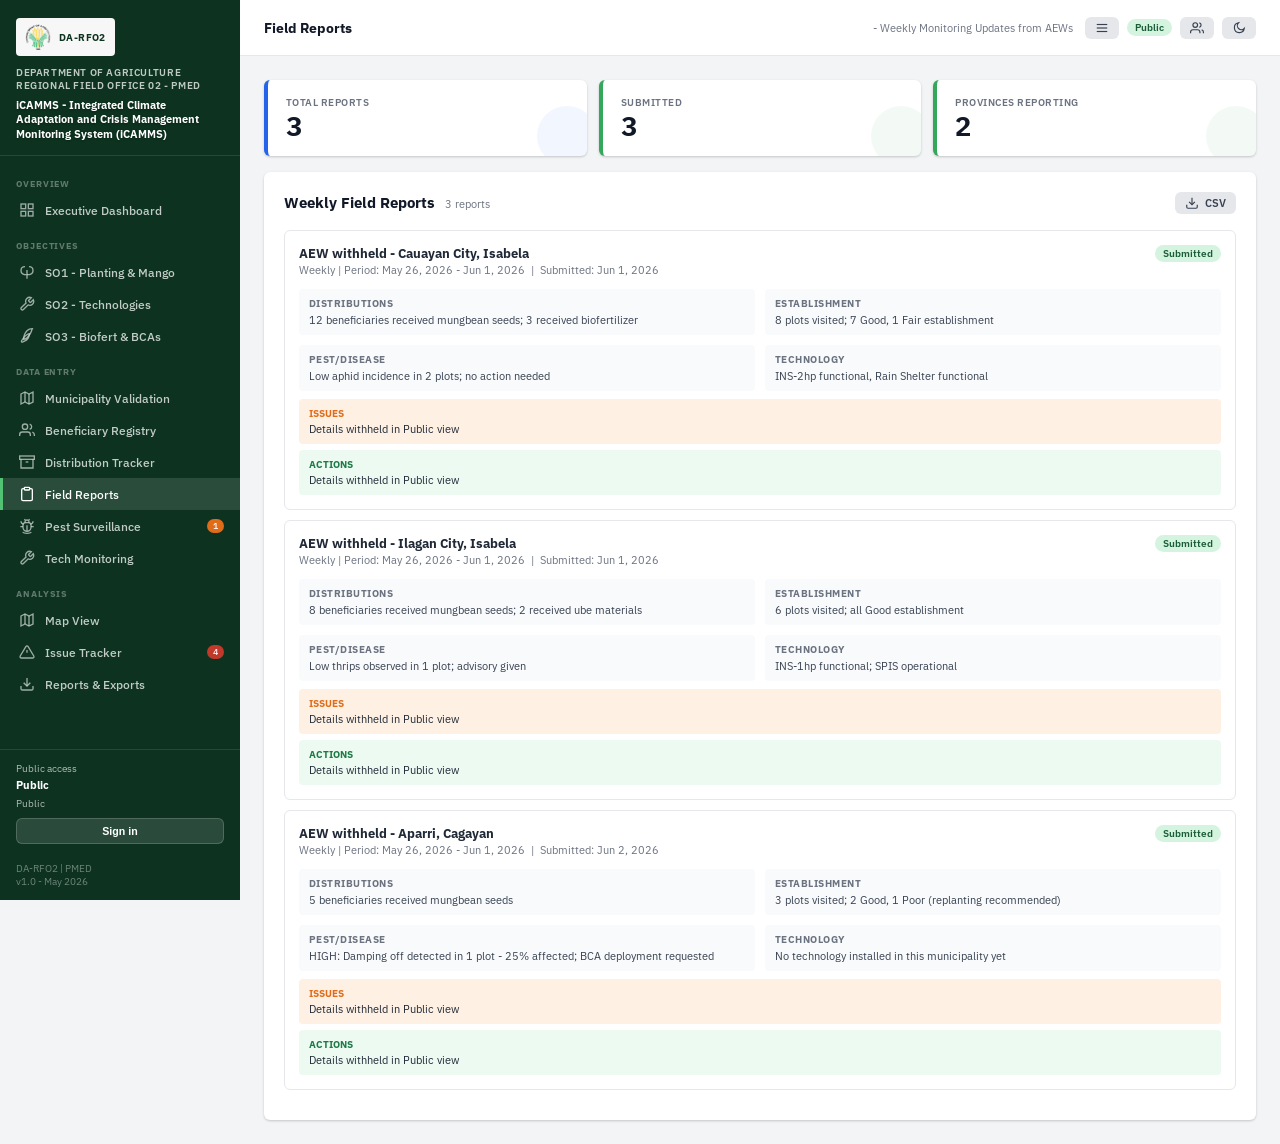
<file: fieldreports.html>
<!DOCTYPE html>
<html lang="en">
<head>
<meta charset="UTF-8"><meta name="viewport" content="width=device-width,initial-scale=1">
<title>Field Reports - DA-RFO2</title>
<link rel="stylesheet" href="styles.css">
</head>
<body>
<div class="app-wrapper">
  <aside class="sidebar" id="sidebar"></aside>
  <div class="main-content">
    <div class="topbar">
      <span class="topbar-title">Field Reports</span>
      <span class="topbar-subtitle">- Weekly Monitoring Updates from AEWs</span>
    </div>
    <div class="page-body" id="page-body"></div>
  </div>
</div>
<div id="toast-container"></div>
<div class="modal-overlay hidden" id="fr-modal">
  <div class="modal-box" style="max-width:780px">
    <div class="modal-header"><span id="fr-modal-title">Submit Weekly Field Report</span><button class="modal-close" onclick="closeModal('fr-modal')">x</button></div>
    <div class="modal-body">
      <div class="form-grid cols-3">
        <div class="form-group"><label class="form-label">Report Type</label><select id="fr-type"><option>Weekly</option><option>Monthly</option><option>Field Validation Checklist</option></select></div>
        <div class="form-group"><label class="form-label">Date Submitted</label><input id="fr-submitted" type="date"></div>
        <div class="form-group"><label class="form-label">AEW Name<span class="req">*</span></label><input id="fr-aew"></div>
        <div class="form-group"><label class="form-label">Province</label><select id="fr-province"><option>Isabela</option><option>Cagayan</option><option>Nueva Vizcaya</option><option>Quirino</option></select></div>
        <div class="form-group"><label class="form-label">Municipality<span class="req">*</span></label><input id="fr-muni"></div>
        <div class="form-group"><label class="form-label">Period Start</label><input id="fr-start" type="date"></div>
        <div class="form-group"><label class="form-label">Period End</label><input id="fr-end" type="date"></div>
        <div class="form-group"><label class="form-label">Status</label><select id="fr-status"><option>Submitted</option><option>Draft</option></select></div>
      </div>
      <div class="form-group" style="margin-top:10px"><label class="form-label">Distribution Summary This Week</label>
        <textarea id="fr-dist" placeholder="Number of beneficiaries served, inputs distributed, quantities..."></textarea></div>
      <div class="form-group" style="margin-top:8px"><label class="form-label">Crop Establishment Summary</label>
        <textarea id="fr-estab" placeholder="Number of plots visited, establishment status observed..."></textarea></div>
      <div class="form-group" style="margin-top:8px"><label class="form-label">Pest & Crop Condition Summary</label>
        <textarea id="fr-pest" placeholder="Pest observations, severity, actions taken..."></textarea></div>
      <div class="form-group" style="margin-top:8px"><label class="form-label">Technology Status</label>
        <textarea id="fr-tech" placeholder="Technology units checked, functionality status..."></textarea></div>
      <div class="form-group" style="margin-top:8px"><label class="form-label">Issues & Concerns</label>
        <textarea id="fr-issues" placeholder="Problems encountered, delays, access issues..."></textarea></div>
      <div class="form-group" style="margin-top:8px"><label class="form-label">Actions Taken or Recommended</label>
        <textarea id="fr-actions"></textarea></div>
      <div style="margin-top:14px;font-size:.78rem;font-weight:700;color:var(--gray-700);text-transform:uppercase;letter-spacing:.05em;margin-bottom:8px">Monthly Report Fields</div>
      <div class="form-grid cols-2">
        <div class="form-group"><label class="form-label">Accomplishment Summary</label><textarea id="fr-month-accomp"></textarea></div>
        <div class="form-group"><label class="form-label">Beneficiary / Area Coverage</label><textarea id="fr-month-coverage"></textarea></div>
        <div class="form-group"><label class="form-label">GEDSI Summary</label><textarea id="fr-month-gedsi"></textarea></div>
        <div class="form-group"><label class="form-label">Next Month Plans</label><textarea id="fr-month-next"></textarea></div>
      </div>
      <div style="margin-top:14px;font-size:.78rem;font-weight:700;color:var(--gray-700);text-transform:uppercase;letter-spacing:.05em;margin-bottom:8px">Field Validation Checklist</div>
      <div class="form-grid cols-3">
        <div class="form-group"><label class="form-label">Site Visited?</label><select id="fr-site-visited"><option>No</option><option>Yes</option></select></div>
        <div class="form-group"><label class="form-label">Records Matched?</label><select id="fr-records-match"><option>Not checked</option><option>Yes</option><option>No</option></select></div>
        <div class="form-group"><label class="form-label">Beneficiary Interviewed?</label><select id="fr-interviewed"><option>No</option><option>Yes</option></select></div>
      </div>
      <div class="form-group" style="margin-top:8px"><label class="form-label">Checklist Findings / Corrective Action</label><textarea id="fr-checklist"></textarea></div>
      <input type="hidden" id="fr-edit-id">
    </div>
    <div class="modal-footer">
      <button class="btn btn-secondary" onclick="closeModal('fr-modal')">Cancel</button>
      <button class="btn btn-primary" onclick="saveReport()">Submit Report</button>
    </div>
  </div>
</div>
<script src="data.js"></script>
<script src="ui.js"></script>
<script>
document.addEventListener('DOMContentLoaded', () => {
  buildSidebar('fieldreports.html');
  const today = new Date().toISOString().split('T')[0];
  document.getElementById('fr-submitted').value = today;
  document.getElementById('fr-end').value = today;
  const weekAgo = new Date(); weekAgo.setDate(weekAgo.getDate()-7);
  document.getElementById('fr-start').value = weekAgo.toISOString().split('T')[0];
  render();
});

function render() {
  const reports = DB.get(DB.KEYS.FIELD_REPORTS);
  const submitted = reports.filter(r=>r.status==='Submitted').length;
  const provinces = [...new Set(reports.map(r=>r.province))];

  document.getElementById('page-body').innerHTML = `
    <div class="kpi-grid cols-3" style="margin-bottom:16px">
      <div class="kpi-tile blue"><div class="kpi-label">Total Reports</div><div class="kpi-value">${reports.length}</div></div>
      <div class="kpi-tile ${rateColor(reports.length>0?Math.round(submitted/reports.length*100):0)}"><div class="kpi-label">Submitted</div><div class="kpi-value">${submitted}</div></div>
      <div class="kpi-tile"><div class="kpi-label">Provinces Reporting</div><div class="kpi-value">${provinces.length}</div></div>
    </div>
    <div class="card">
      <div class="section-header">
        <div class="section-title">Weekly Field Reports <small>${reports.length} reports</small></div>
        <div style="display:flex;gap:8px">
          <button class="btn btn-secondary btn-sm" onclick="exportCSV(DB.get(DB.KEYS.FIELD_REPORTS),'fieldreports.csv')">${ICONS.download} CSV</button>
          <button class="btn btn-primary btn-sm" data-access="write" onclick="openFRModal()">${ICONS.plus} Submit Report</button>
        </div>
      </div>
      ${reports.length===0?'<div class="empty-state"><p>No reports yet. AEWs submit weekly by Friday 5PM.</p></div>':
        reports.map(r=>`
          <div style="border:1px solid var(--gray-200);border-radius:6px;padding:14px;margin-bottom:10px">
            <div style="display:flex;align-items:flex-start;justify-content:space-between;gap:12px;flex-wrap:wrap">
              <div>
                <div style="font-weight:700;font-size:.9rem">${AccessPolicy.isPublic()?'AEW withheld':r.aew} - ${r.municipality}, ${r.province}</div>
                <div style="font-size:.76rem;color:var(--gray-500);margin-top:2px">${r.reportType||'Weekly'} | Period: ${fmt.date(r.periodStart)} - ${fmt.date(r.periodEnd)} &nbsp;|&nbsp; Submitted: ${fmt.date(r.dateSubmitted||r.createdAt)}</div>
              </div>
              <div style="display:flex;gap:6px;align-items:center">
                ${fmt.statusBadge(r.status)}
                <button class="btn btn-secondary btn-sm" data-access="write" onclick="editReport('${r.id}')">${ICONS.edit}</button>
                <button class="btn btn-danger btn-sm" data-access="admin" onclick="delReport('${r.id}')">${ICONS.trash}</button>
              </div>
            </div>
            <div style="display:grid;grid-template-columns:1fr 1fr;gap:10px;margin-top:12px">
              ${[['Distributions',r.distributionsSummary],['Establishment',r.establishmentSummary],['Pest/Disease',r.pestSummary],['Technology',r.techSummary]].map(([l,v])=>`
                <div style="background:var(--gray-50);padding:8px 10px;border-radius:4px">
                  <div style="font-size:.68rem;font-weight:700;text-transform:uppercase;letter-spacing:.05em;color:var(--gray-500);margin-bottom:3px">${l}</div>
                  <div style="font-size:.8rem;color:var(--gray-700)">${v||'-'}</div>
                </div>`).join('')}
            </div>
            ${r.issues?`<div style="margin-top:8px;background:var(--orange-100);padding:8px 10px;border-radius:4px">
              <div style="font-size:.68rem;font-weight:700;text-transform:uppercase;color:var(--orange-500);margin-bottom:2px">Issues</div>
              <div style="font-size:.8rem">${AccessPolicy.narrative(r.issues)}</div></div>`:''}
            ${r.actions?`<div style="margin-top:6px;background:var(--green-50);padding:8px 10px;border-radius:4px">
              <div style="font-size:.68rem;font-weight:700;text-transform:uppercase;color:var(--green-700);margin-bottom:2px">Actions</div>
              <div style="font-size:.8rem">${AccessPolicy.narrative(r.actions)}</div></div>`:''}
          </div>`).join('')}
    </div>
  `;
}

function openFRModal(){
  document.getElementById('fr-modal-title').textContent='Submit Weekly Field Report';
  document.getElementById('fr-edit-id').value='';
  ['fr-aew','fr-muni','fr-dist','fr-estab','fr-pest','fr-tech','fr-issues','fr-actions','fr-month-accomp','fr-month-coverage','fr-month-gedsi','fr-month-next','fr-checklist'].forEach(id=>document.getElementById(id).value='');
  document.getElementById('fr-type').value='Weekly';
  document.getElementById('fr-submitted').value=new Date().toISOString().split('T')[0];
  document.getElementById('fr-site-visited').value='No';
  document.getElementById('fr-records-match').value='Not checked';
  document.getElementById('fr-interviewed').value='No';
  openModal('fr-modal');
}

function editReport(id) {
  const r=DB.get(DB.KEYS.FIELD_REPORTS).find(x=>x.id===id); if(!r)return;
  document.getElementById('fr-modal-title').textContent='Edit Report';
  document.getElementById('fr-edit-id').value=id;
  document.getElementById('fr-type').value=r.reportType||'Weekly';
  document.getElementById('fr-submitted').value=r.dateSubmitted||'';
  document.getElementById('fr-aew').value=r.aew;
  document.getElementById('fr-province').value=r.province;
  document.getElementById('fr-muni').value=r.municipality;
  document.getElementById('fr-start').value=r.periodStart;
  document.getElementById('fr-end').value=r.periodEnd;
  document.getElementById('fr-status').value=r.status;
  document.getElementById('fr-dist').value=r.distributionsSummary;
  document.getElementById('fr-estab').value=r.establishmentSummary;
  document.getElementById('fr-pest').value=r.pestSummary;
  document.getElementById('fr-tech').value=r.techSummary;
  document.getElementById('fr-issues').value=r.issues||'';
  document.getElementById('fr-actions').value=r.actions||'';
  document.getElementById('fr-month-accomp').value=r.monthlyAccomplishment||'';
  document.getElementById('fr-month-coverage').value=r.monthlyCoverage||'';
  document.getElementById('fr-month-gedsi').value=r.monthlyGedsi||'';
  document.getElementById('fr-month-next').value=r.nextMonthPlans||'';
  document.getElementById('fr-site-visited').value=r.siteVisited||'No';
  document.getElementById('fr-records-match').value=r.recordsMatched||'Not checked';
  document.getElementById('fr-interviewed').value=r.beneficiaryInterviewed||'No';
  document.getElementById('fr-checklist').value=r.checklistFindings||'';
  openModal('fr-modal');
}

function saveReport(){
  const aew=document.getElementById('fr-aew').value.trim();
  const muni=document.getElementById('fr-muni').value.trim();
  if(!aew||!muni){toast('AEW and municipality required','error');return;}
  const rec={reportType:document.getElementById('fr-type').value,dateSubmitted:document.getElementById('fr-submitted').value,aew,province:document.getElementById('fr-province').value,municipality:muni,periodStart:document.getElementById('fr-start').value,periodEnd:document.getElementById('fr-end').value,status:document.getElementById('fr-status').value,distributionsSummary:document.getElementById('fr-dist').value.trim(),establishmentSummary:document.getElementById('fr-estab').value.trim(),pestSummary:document.getElementById('fr-pest').value.trim(),techSummary:document.getElementById('fr-tech').value.trim(),issues:document.getElementById('fr-issues').value.trim(),actions:document.getElementById('fr-actions').value.trim(),monthlyAccomplishment:document.getElementById('fr-month-accomp').value.trim(),monthlyCoverage:document.getElementById('fr-month-coverage').value.trim(),monthlyGedsi:document.getElementById('fr-month-gedsi').value.trim(),nextMonthPlans:document.getElementById('fr-month-next').value.trim(),siteVisited:document.getElementById('fr-site-visited').value,recordsMatched:document.getElementById('fr-records-match').value,beneficiaryInterviewed:document.getElementById('fr-interviewed').value,checklistFindings:document.getElementById('fr-checklist').value.trim()};
  const eid=document.getElementById('fr-edit-id').value;
  const saved = eid ? DB.update(DB.KEYS.FIELD_REPORTS,eid,rec) : DB.add(DB.KEYS.FIELD_REPORTS,rec);
  if(!saved)return;
  toast(eid ? 'Updated' : 'Report submitted');
  closeModal('fr-modal');render();
}
function delReport(id){if(!confirm('Delete report?'))return;DB.remove(DB.KEYS.FIELD_REPORTS,id);render();}
</script>
</body>
</html>
</file>
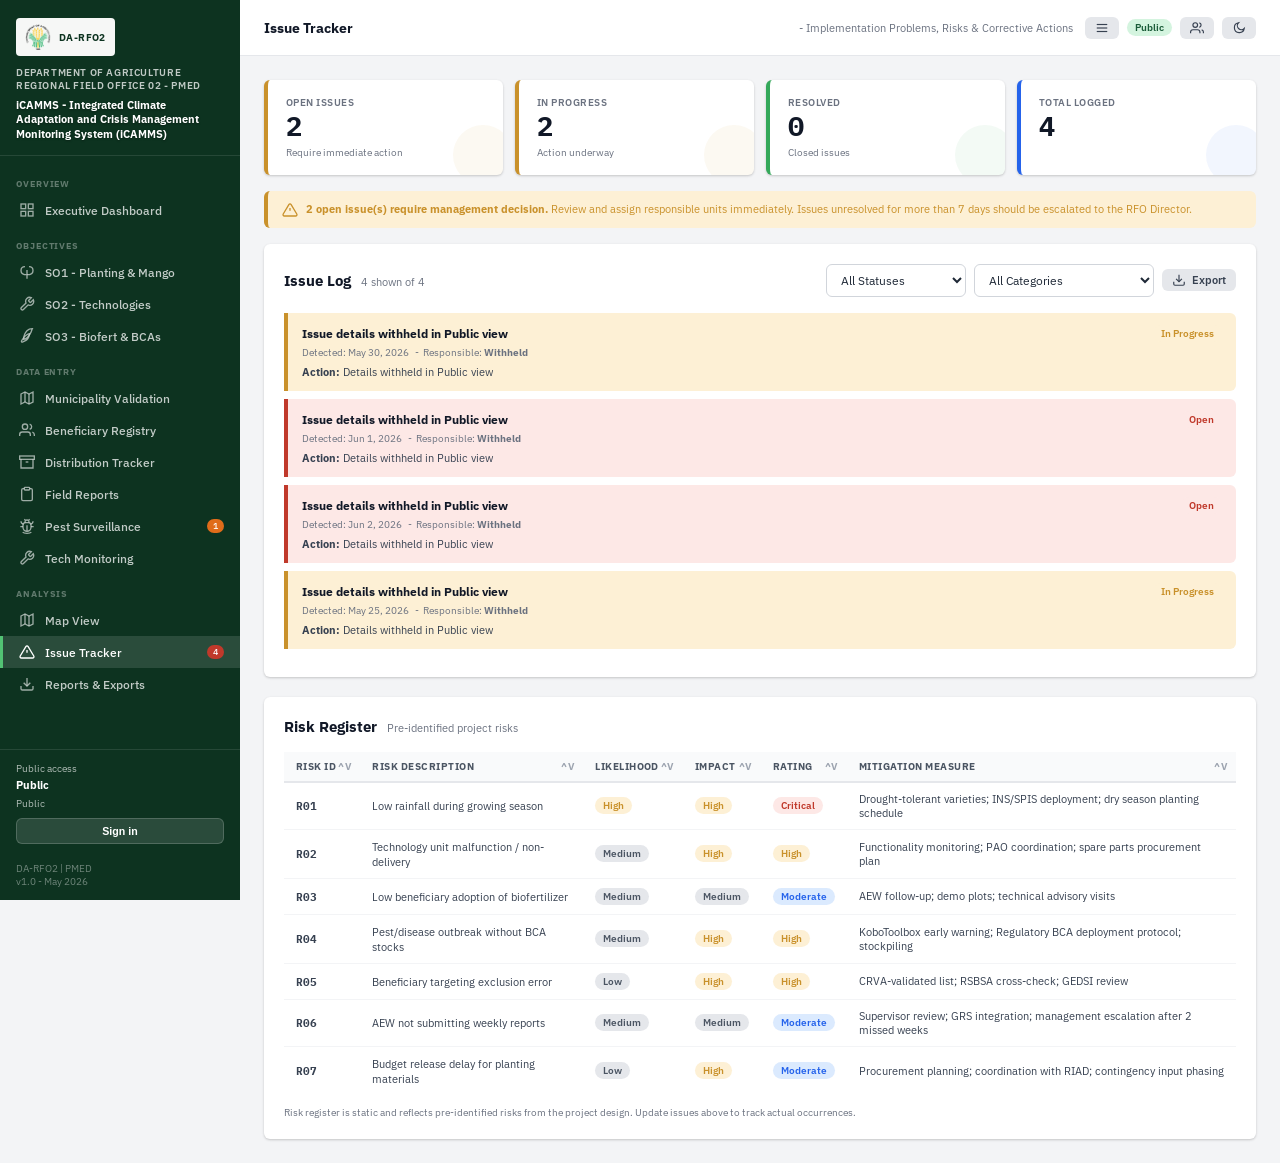
<file: issues.html>
<!DOCTYPE html>
<html lang="en">
<head>
<meta charset="UTF-8"><meta name="viewport" content="width=device-width,initial-scale=1">
<title>Issue Tracker - DA-RFO2</title>
<link rel="stylesheet" href="styles.css">
</head>
<body>
<div class="app-wrapper">
  <aside class="sidebar" id="sidebar"></aside>
  <div class="main-content">
    <div class="topbar">
      <span class="topbar-title">Issue Tracker</span>
      <span class="topbar-subtitle">- Implementation Problems, Risks &amp; Corrective Actions</span>
    </div>
    <div class="page-body" id="page-body"></div>
  </div>
</div>
<div id="toast-container"></div>

<!-- Add/Edit modal -->
<div class="modal-overlay hidden" id="issue-modal">
  <div class="modal-box">
    <div class="modal-header">
      <span id="modal-title">Log New Issue</span>
      <button class="modal-close" onclick="closeModal('issue-modal')">x</button>
    </div>
    <div class="modal-body">
      <div class="form-grid cols-2">
        <div class="form-group">
          <label class="form-label">Issue No.</label>
          <input id="is-no" placeholder="Auto or reference no.">
        </div>
        <div class="form-group">
          <label class="form-label">Date Detected<span class="req">*</span></label>
          <input id="is-date" type="date">
        </div>
        <div class="form-group">
          <label class="form-label">Status<span class="req">*</span></label>
          <select id="is-status">
            <option>Open</option>
            <option>In Progress</option>
            <option>Resolved</option>
          </select>
        </div>
        <div class="form-group col-span-2">
          <label class="form-label">Issue Description<span class="req">*</span></label>
          <textarea id="is-desc" placeholder="Describe the issue clearly - what, where, who is affected..." style="min-height:80px"></textarea>
        </div>
        <div class="form-group">
          <label class="form-label">Person/Unit Responsible</label>
          <input id="is-resp" placeholder="e.g. RAED / PAO-Isabela / AEW">
        </div>
        <div class="form-group">
          <label class="form-label">Category</label>
          <select id="is-cat">
            <option>Technology / Equipment</option>
            <option>Input Distribution</option>
            <option>Pest / Crop</option>
            <option>Beneficiary Compliance</option>
            <option>Access / Logistics</option>
            <option>Data / Reporting</option>
            <option>Budget / Procurement</option>
            <option>Other</option>
          </select>
        </div>
        <div class="form-group col-span-2">
          <label class="form-label">Action Taken / Recommendation</label>
          <textarea id="is-action" placeholder="Steps already taken or recommended corrective actions..."></textarea>
        </div>
        <div class="form-group">
          <label class="form-label">Target Resolution Date</label>
          <input id="is-target" type="date">
        </div>
        <div class="form-group">
          <label class="form-label">Date Resolved (if applicable)</label>
          <input id="is-resolved" type="date">
        </div>
        <div class="form-group">
          <label class="form-label">Resolution Notes</label>
          <input id="is-resnotes" placeholder="How was it resolved?">
        </div>
      </div>
      <input type="hidden" id="is-edit-id">
    </div>
    <div class="modal-footer">
      <button class="btn btn-secondary" onclick="closeModal('issue-modal')">Cancel</button>
      <button class="btn btn-primary" onclick="saveIssue()">Save Issue</button>
    </div>
  </div>
</div>

<script src="data.js"></script>
<script src="ui.js"></script>
<script>
let filterStatus = '', filterCat = '';

document.addEventListener('DOMContentLoaded', () => {
  buildSidebar('issues.html');
  document.getElementById('is-date').value = new Date().toISOString().split('T')[0];
  render();
});

function render() {
  let issues = DB.get(DB.KEYS.ISSUES);
  const all = issues;

  const open       = all.filter(i => i.status === 'Open').length;
  const inProgress = all.filter(i => i.status === 'In Progress').length;
  const resolved   = all.filter(i => i.status === 'Resolved').length;

  if (filterStatus) issues = issues.filter(i => i.status === filterStatus);
  if (filterCat)    issues = issues.filter(i => i.category === filterCat);

  const cats = [...new Set(all.map(i => i.category).filter(Boolean))];

  // Risk log - static reference
  const risks = [
    { id:'R01', risk:'Low rainfall during growing season',        likelihood:'High',   impact:'High',   rating:'Critical', mitigation:'Drought-tolerant varieties; INS/SPIS deployment; dry season planting schedule' },
    { id:'R02', risk:'Technology unit malfunction / non-delivery', likelihood:'Medium', impact:'High',   rating:'High',     mitigation:'Functionality monitoring; PAO coordination; spare parts procurement plan' },
    { id:'R03', risk:'Low beneficiary adoption of biofertilizer',  likelihood:'Medium', impact:'Medium', rating:'Moderate', mitigation:'AEW follow-up; demo plots; technical advisory visits' },
    { id:'R04', risk:'Pest/disease outbreak without BCA stocks',   likelihood:'Medium', impact:'High',   rating:'High',     mitigation:'KoboToolbox early warning; Regulatory BCA deployment protocol; stockpiling' },
    { id:'R05', risk:'Beneficiary targeting exclusion error',       likelihood:'Low',    impact:'High',   rating:'High',     mitigation:'CRVA-validated list; RSBSA cross-check; GEDSI review' },
    { id:'R06', risk:'AEW not submitting weekly reports',           likelihood:'Medium', impact:'Medium', rating:'Moderate', mitigation:'Supervisor review; GRS integration; management escalation after 2 missed weeks' },
    { id:'R07', risk:'Budget release delay for planting materials', likelihood:'Low',    impact:'High',   rating:'Moderate', mitigation:'Procurement planning; coordination with RIAD; contingency input phasing' },
  ];

  const ratingColor = { Critical:'red', High:'amber', Moderate:'blue', Low:'gray' };

  document.getElementById('page-body').innerHTML = `
    <!-- KPIs -->
    <div class="kpi-grid cols-4" style="margin-bottom:16px">
      <div class="kpi-tile ${open > 2 ? 'red' : open > 0 ? 'amber' : ''}">
        <div class="kpi-label">Open Issues</div>
        <div class="kpi-value">${open}</div>
        <div class="kpi-sub">Require immediate action</div>
      </div>
      <div class="kpi-tile amber">
        <div class="kpi-label">In Progress</div>
        <div class="kpi-value">${inProgress}</div>
        <div class="kpi-sub">Action underway</div>
      </div>
      <div class="kpi-tile">
        <div class="kpi-label">Resolved</div>
        <div class="kpi-value">${resolved}</div>
        <div class="kpi-sub">Closed issues</div>
      </div>
      <div class="kpi-tile blue">
        <div class="kpi-label">Total Logged</div>
        <div class="kpi-value">${all.length}</div>
      </div>
    </div>

    <!-- Open issues callout -->
    ${open > 0 ? `
    <div class="alert-banner amber" style="margin-bottom:16px">
      ${ICONS.alert}
      <div>
        <strong>${open} open issue(s) require management decision.</strong>
        Review and assign responsible units immediately.
        Issues unresolved for more than 7 days should be escalated to the RFO Director.
      </div>
    </div>` : `
    <div class="alert-banner green" style="margin-bottom:16px">
      ${ICONS.check}
      <div><strong>No open issues.</strong> All active issues are either in progress or resolved.</div>
    </div>`}

    <!-- Issue log -->
    <div class="card" style="margin-bottom:20px">
      <div class="section-header">
        <div class="section-title">Issue Log <small>${issues.length} shown of ${all.length}</small></div>
        <div style="display:flex;gap:8px;flex-wrap:wrap;align-items:center">
          <select onchange="filterStatus=this.value;render()" style="width:140px">
            <option value="">All Statuses</option>
            <option ${filterStatus==='Open'?'selected':''}>Open</option>
            <option ${filterStatus==='In Progress'?'selected':''}>In Progress</option>
            <option ${filterStatus==='Resolved'?'selected':''}>Resolved</option>
          </select>
          <select onchange="filterCat=this.value;render()" style="width:180px">
            <option value="">All Categories</option>
            ${cats.map(c=>`<option ${filterCat===c?'selected':''}>${c}</option>`).join('')}
          </select>
          <button class="btn btn-secondary btn-sm" onclick="exportCSV(DB.get(DB.KEYS.ISSUES),'issues.csv')">${ICONS.download} Export</button>
          <button class="btn btn-primary btn-sm" data-access="write" onclick="openAddIssue()">${ICONS.plus} Log Issue</button>
        </div>
      </div>

      ${issues.length === 0
        ? '<div class="empty-state"><p>No issues match the current filter.</p></div>'
        : issues.map(iss => `
        <div style="
          border-left: 4px solid ${iss.status==='Open'?'var(--red-500)':iss.status==='In Progress'?'var(--gold-500)':'var(--green-500)'};
          background: ${iss.status==='Open'?'var(--red-100)':iss.status==='In Progress'?'var(--gold-100)':'var(--gray-50)'};
          border-radius: 0 6px 6px 0;
          padding: 12px 14px;
          margin-bottom: 8px;
        ">
          <div style="display:flex;align-items:flex-start;justify-content:space-between;gap:12px;flex-wrap:wrap">
            <div style="flex:1;min-width:0">
              <div style="font-weight:700;font-size:.88rem;color:var(--gray-900);line-height:1.3">${AccessPolicy.narrative(iss.description, 'Issue details withheld in Public view')}</div>
              <div style="font-size:.74rem;color:var(--gray-500);margin-top:4px">
                Detected: ${fmt.date(iss.dateDetected)}
                ${iss.issueNo ? `&nbsp; - &nbsp;Issue No.: <strong>${iss.issueNo}</strong>` : ''}
                ${iss.category ? `&nbsp; - &nbsp;<span class="badge gray">${iss.category}</span>` : ''}
                ${iss.responsible ? `&nbsp; - &nbsp;Responsible: <strong>${AccessPolicy.isPublic()?'Withheld':iss.responsible}</strong>` : ''}
                ${iss.targetResolutionDate ? `&nbsp; - &nbsp;Target: ${fmt.date(iss.targetResolutionDate)}` : ''}
                ${iss.dateResolved ? `&nbsp; - &nbsp;Resolved: ${fmt.date(iss.dateResolved)}` : ''}
              </div>
              ${iss.action ? `<div style="margin-top:6px;font-size:.8rem;color:var(--gray-700)"><strong>Action:</strong> ${AccessPolicy.narrative(iss.action)}</div>` : ''}
              ${iss.resolutionNotes ? `<div style="margin-top:4px;font-size:.78rem;color:var(--green-800)"><strong>Resolution:</strong> ${AccessPolicy.narrative(iss.resolutionNotes)}</div>` : ''}
            </div>
            <div style="display:flex;flex-direction:column;gap:6px;align-items:flex-end">
              ${fmt.statusBadge(iss.status)}
              <div style="display:flex;gap:4px">
                <button class="btn btn-secondary btn-sm" data-access="write" onclick="editIssue('${iss.id}')">${ICONS.edit}</button>
                <button class="btn btn-danger btn-sm" data-access="admin" onclick="delIssue('${iss.id}')">${ICONS.trash}</button>
              </div>
            </div>
          </div>
        </div>`).join('')
      }
    </div>

    <!-- Risk Register -->
    <div class="card">
      <div class="section-header">
        <div class="section-title">Risk Register <small>Pre-identified project risks</small></div>
      </div>
      <div class="table-wrap">
        <table>
          <thead>
            <tr>
              <th>Risk ID</th>
              <th>Risk Description</th>
              <th>Likelihood</th>
              <th>Impact</th>
              <th>Rating</th>
              <th>Mitigation Measure</th>
            </tr>
          </thead>
          <tbody>
            ${risks.map(r => `
            <tr>
              <td style="font-family:var(--font-mono);font-weight:700">${r.id}</td>
              <td>${r.risk}</td>
              <td>${fmt.statusBadge(r.likelihood)}</td>
              <td>${fmt.statusBadge(r.impact)}</td>
              <td><span class="badge ${ratingColor[r.rating]}">${r.rating}</span></td>
              <td style="font-size:.78rem">${r.mitigation}</td>
            </tr>`).join('')}
          </tbody>
        </table>
      </div>
      <div style="margin-top:10px;font-size:.74rem;color:var(--gray-500)">
        Risk register is static and reflects pre-identified risks from the project design. Update issues above to track actual occurrences.
      </div>
    </div>
  `;
}

function openAddIssue() {
  document.getElementById('modal-title').textContent = 'Log New Issue';
  document.getElementById('is-edit-id').value = '';
  document.getElementById('is-date').value = new Date().toISOString().split('T')[0];
  ['is-no','is-desc','is-resp','is-action','is-target','is-resolved','is-resnotes'].forEach(id => document.getElementById(id).value = '');
  document.getElementById('is-status').value = 'Open';
  openModal('issue-modal');
}

function editIssue(id) {
  const iss = DB.get(DB.KEYS.ISSUES).find(x => x.id === id);
  if (!iss) return;
  document.getElementById('modal-title').textContent = 'Edit Issue';
  document.getElementById('is-edit-id').value = id;
  document.getElementById('is-no').value      = iss.issueNo || '';
  document.getElementById('is-date').value    = iss.dateDetected || '';
  document.getElementById('is-status').value  = iss.status;
  document.getElementById('is-desc').value    = iss.description;
  document.getElementById('is-resp').value    = iss.responsible || '';
  document.getElementById('is-cat').value     = iss.category || 'Other';
  document.getElementById('is-action').value  = iss.action || '';
  document.getElementById('is-target').value  = iss.targetResolutionDate || '';
  document.getElementById('is-resolved').value    = iss.dateResolved || '';
  document.getElementById('is-resnotes').value    = iss.resolutionNotes || '';
  openModal('issue-modal');
}

function saveIssue() {
  const desc = document.getElementById('is-desc').value.trim();
  if (!desc) { toast('Issue description is required', 'error'); return; }
  const rec = {
    issueNo:         document.getElementById('is-no').value.trim(),
    dateDetected:    document.getElementById('is-date').value,
    status:          document.getElementById('is-status').value,
    description:     desc,
    responsible:     document.getElementById('is-resp').value.trim(),
    category:        document.getElementById('is-cat').value,
    action:          document.getElementById('is-action').value.trim(),
    targetResolutionDate: document.getElementById('is-target').value,
    dateResolved:    document.getElementById('is-resolved').value,
    resolutionNotes: document.getElementById('is-resnotes').value.trim(),
  };
  const eid = document.getElementById('is-edit-id').value;
  const saved = eid ? DB.update(DB.KEYS.ISSUES, eid, rec) : DB.add(DB.KEYS.ISSUES, rec);
  if (!saved) return;
  toast(eid ? 'Issue updated' : 'Issue logged');
  closeModal('issue-modal');
  render();
}

function delIssue(id) {
  if (!confirm('Delete this issue record?')) return;
  DB.remove(DB.KEYS.ISSUES, id);
  toast('Deleted');
  render();
}
</script>
</body>
</html>
</file>
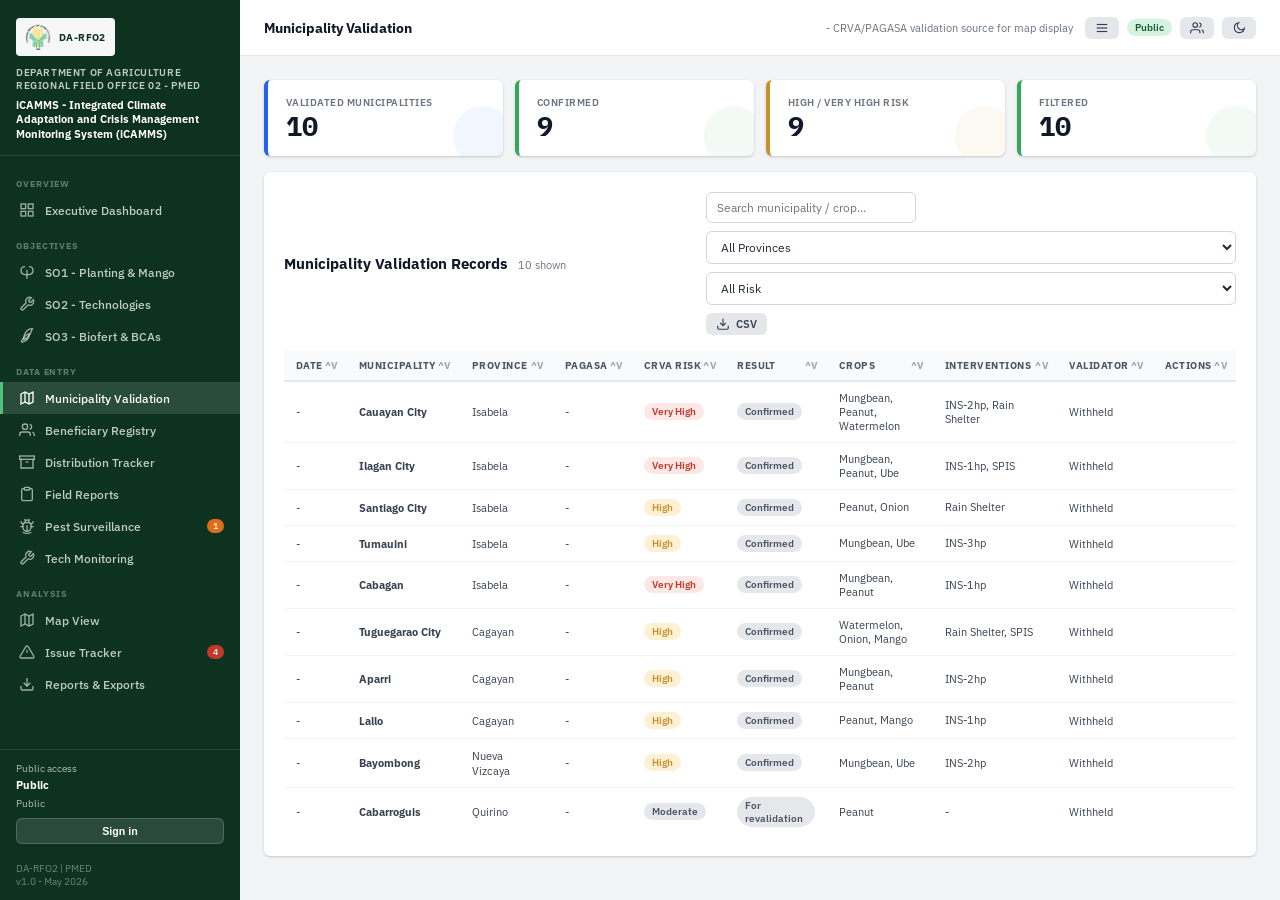
<file: municipalities.html>
<!DOCTYPE html>
<html lang="en">
<head>
<meta charset="UTF-8"><meta name="viewport" content="width=device-width,initial-scale=1">
<title>Municipality Validation - DA-RFO2</title>
<link rel="stylesheet" href="styles.css">
</head>
<body>
<div class="app-wrapper">
  <aside class="sidebar" id="sidebar"></aside>
  <div class="main-content">
    <div class="topbar">
      <span class="topbar-title">Municipality Validation</span>
      <span class="topbar-subtitle">- CRVA/PAGASA validation source for map display</span>
    </div>
    <div class="page-body" id="page-body"></div>
  </div>
</div>
<div id="toast-container"></div>

<div class="modal-overlay hidden" id="muni-modal">
  <div class="modal-box" style="max-width:820px">
    <div class="modal-header"><span id="modal-title">Validate Municipality</span><button class="modal-close" onclick="closeModal('muni-modal')">x</button></div>
    <div class="modal-body">
      <div class="form-grid cols-3">
        <div class="form-group"><label class="form-label">Validation Date<span class="req">*</span></label><input id="m-date" type="date"></div>
        <div class="form-group"><label class="form-label">Province<span class="req">*</span></label>
          <select id="m-province"><option>Isabela</option><option>Cagayan</option><option>Nueva Vizcaya</option><option>Quirino</option><option>Aurora</option></select></div>
        <div class="form-group"><label class="form-label">Municipality<span class="req">*</span></label><input id="m-name"></div>
        <div class="form-group"><label class="form-label">PAGASA Drought Status</label>
          <select id="m-pagasa"><option>Dry Condition</option><option>Dry Spell</option><option>Drought</option><option>Normal</option><option>For validation</option></select></div>
        <div class="form-group"><label class="form-label">CRVA Risk Level</label>
          <select id="m-risk"><option>Very High</option><option>High</option><option>Moderate</option><option>Low</option><option>Very Low</option><option>For Validation</option></select></div>
        <div class="form-group"><label class="form-label">Validation Result</label>
          <select id="m-result"><option>Confirmed</option><option>For revalidation</option><option>Not eligible</option></select></div>
        <div class="form-group"><label class="form-label">Affected Barangays</label><input id="m-barangays" placeholder="Comma-separated or count"></div>
        <div class="form-group"><label class="form-label">Estimated Farmers</label><input id="m-farmers" type="number" min="0"></div>
        <div class="form-group"><label class="form-label">Estimated Area (ha)</label><input id="m-area" type="number" min="0" step="0.01"></div>
        <div class="form-group"><label class="form-label">Water Access / Source</label><input id="m-water" placeholder="Creek, SWIP, shallow tube well..."></div>
        <div class="form-group"><label class="form-label">Validated By</label><input id="m-validator" placeholder="Name / Office"></div>
        <div class="form-group"><label class="form-label">GPS / Reference Point</label><input id="m-gps" placeholder="lat,lng or map reference"></div>
      </div>
      <div style="margin-top:14px;font-size:.78rem;font-weight:700;color:var(--gray-700);text-transform:uppercase;letter-spacing:.05em;margin-bottom:8px">Eligible Crops</div>
      <div id="m-crops" style="display:flex;flex-wrap:wrap;gap:8px">
        <label style="display:flex;align-items:center;gap:4px;font-size:.8rem;padding:4px 8px;border:1px solid var(--gray-200);border-radius:4px"><input type="checkbox" value="Mungbean" style="width:auto"> Mungbean</label>
        <label style="display:flex;align-items:center;gap:4px;font-size:.8rem;padding:4px 8px;border:1px solid var(--gray-200);border-radius:4px"><input type="checkbox" value="Peanut" style="width:auto"> Peanut</label>
        <label style="display:flex;align-items:center;gap:4px;font-size:.8rem;padding:4px 8px;border:1px solid var(--gray-200);border-radius:4px"><input type="checkbox" value="Watermelon" style="width:auto"> Watermelon</label>
        <label style="display:flex;align-items:center;gap:4px;font-size:.8rem;padding:4px 8px;border:1px solid var(--gray-200);border-radius:4px"><input type="checkbox" value="Onion" style="width:auto"> Onion</label>
        <label style="display:flex;align-items:center;gap:4px;font-size:.8rem;padding:4px 8px;border:1px solid var(--gray-200);border-radius:4px"><input type="checkbox" value="Ube" style="width:auto"> Ube</label>
        <label style="display:flex;align-items:center;gap:4px;font-size:.8rem;padding:4px 8px;border:1px solid var(--gray-200);border-radius:4px"><input type="checkbox" value="Mango" style="width:auto"> Mango</label>
        <label style="display:flex;align-items:center;gap:4px;font-size:.8rem;padding:4px 8px;border:1px solid var(--gray-200);border-radius:4px"><input type="checkbox" value="Rice" style="width:auto"> Rice</label>
        <label style="display:flex;align-items:center;gap:4px;font-size:.8rem;padding:4px 8px;border:1px solid var(--gray-200);border-radius:4px"><input type="checkbox" value="Corn" style="width:auto"> Corn</label>
        <label style="display:flex;align-items:center;gap:4px;font-size:.8rem;padding:4px 8px;border:1px solid var(--gray-200);border-radius:4px"><input type="checkbox" value="High Value Crops" style="width:auto"> High Value Crops</label>
      </div>
      <div style="margin-top:14px;font-size:.78rem;font-weight:700;color:var(--gray-700);text-transform:uppercase;letter-spacing:.05em;margin-bottom:8px">Recommended Interventions / Technologies</div>
      <div id="m-tech" style="display:flex;flex-wrap:wrap;gap:8px">
        <label style="display:flex;align-items:center;gap:4px;font-size:.8rem;padding:4px 8px;border:1px solid var(--gray-200);border-radius:4px"><input type="checkbox" value="Seeds / Planting Materials" style="width:auto"> Seeds / Planting Materials</label>
        <label style="display:flex;align-items:center;gap:4px;font-size:.8rem;padding:4px 8px;border:1px solid var(--gray-200);border-radius:4px"><input type="checkbox" value="Biofertilizer" style="width:auto"> Biofertilizer</label>
        <label style="display:flex;align-items:center;gap:4px;font-size:.8rem;padding:4px 8px;border:1px solid var(--gray-200);border-radius:4px"><input type="checkbox" value="BCA" style="width:auto"> BCA</label>
        <label style="display:flex;align-items:center;gap:4px;font-size:.8rem;padding:4px 8px;border:1px solid var(--gray-200);border-radius:4px"><input type="checkbox" value="INS" style="width:auto"> INS</label>
        <label style="display:flex;align-items:center;gap:4px;font-size:.8rem;padding:4px 8px;border:1px solid var(--gray-200);border-radius:4px"><input type="checkbox" value="SPIS" style="width:auto"> SPIS</label>
        <label style="display:flex;align-items:center;gap:4px;font-size:.8rem;padding:4px 8px;border:1px solid var(--gray-200);border-radius:4px"><input type="checkbox" value="Rain Shelter" style="width:auto"> Rain Shelter</label>
        <label style="display:flex;align-items:center;gap:4px;font-size:.8rem;padding:4px 8px;border:1px solid var(--gray-200);border-radius:4px"><input type="checkbox" value="POT / Zero Tillage" style="width:auto"> POT / Zero Tillage</label>
        <label style="display:flex;align-items:center;gap:4px;font-size:.8rem;padding:4px 8px;border:1px solid var(--gray-200);border-radius:4px"><input type="checkbox" value="Mango Flower Induction" style="width:auto"> Mango Flower Induction</label>
      </div>
      <div class="form-group" style="margin-top:12px"><label class="form-label">Remarks / Basis of Validation</label><textarea id="m-remarks"></textarea></div>
      <input type="hidden" id="m-edit-id">
    </div>
    <div class="modal-footer">
      <button class="btn btn-secondary" onclick="closeModal('muni-modal')">Cancel</button>
      <button class="btn btn-primary" onclick="saveMunicipality()">Save Municipality</button>
    </div>
  </div>
</div>

<script src="data.js"></script>
<script src="ui.js"></script>
<script>
let filterProvince='', filterRisk='', searchQ='';

document.addEventListener('DOMContentLoaded', () => {
  buildSidebar('municipalities.html');
  document.getElementById('m-date').value = new Date().toISOString().split('T')[0];
  render();
});

function checkedValues(selector){ return [...document.querySelectorAll(`${selector} input:checked`)].map(c=>c.value); }
function setCheckedValues(selector, values){ document.querySelectorAll(`${selector} input`).forEach(c=>{ c.checked=(values||[]).includes(c.value); }); }

function render() {
  let rows = DB.get(DB.KEYS.MUNICIPALITIES);
  const all = rows;
  if (filterProvince) rows = rows.filter(r=>r.province===filterProvince);
  if (filterRisk) rows = rows.filter(r=>r.crvaRisk===filterRisk || r.riskLevel===filterRisk);
  if (searchQ) rows = rows.filter(r=>`${r.municipality}${r.province}${(r.crops||[]).join(' ')}${(r.tech||[]).join(' ')}`.toLowerCase().includes(searchQ.toLowerCase()));
  const confirmed = all.filter(r=>r.confirmed || r.validationResult==='Confirmed').length;
  const provinces = [...new Set(all.map(r=>r.province).filter(Boolean))];

  document.getElementById('page-body').innerHTML = `
    <div class="kpi-grid cols-4" style="margin-bottom:16px">
      <div class="kpi-tile blue"><div class="kpi-label">Validated Municipalities</div><div class="kpi-value">${all.length}</div></div>
      <div class="kpi-tile"><div class="kpi-label">Confirmed</div><div class="kpi-value">${confirmed}</div></div>
      <div class="kpi-tile amber"><div class="kpi-label">High / Very High Risk</div><div class="kpi-value">${all.filter(r=>['Very High','High'].includes(r.crvaRisk||r.riskLevel)).length}</div></div>
      <div class="kpi-tile"><div class="kpi-label">Filtered</div><div class="kpi-value">${rows.length}</div></div>
    </div>
    <div class="card">
      <div class="section-header">
        <div class="section-title">Municipality Validation Records <small>${rows.length} shown</small></div>
        <div style="display:flex;gap:8px;flex-wrap:wrap">
          <input placeholder="Search municipality / crop..." style="width:210px" value="${searchQ}" oninput="searchQ=this.value;render()">
          <select onchange="filterProvince=this.value;render()"><option value="">All Provinces</option>${provinces.map(p=>`<option ${filterProvince===p?'selected':''}>${p}</option>`).join('')}</select>
          <select onchange="filterRisk=this.value;render()"><option value="">All Risk</option>${['Very High','High','Moderate','Low','Very Low','For Validation'].map(r=>`<option ${filterRisk===r?'selected':''}>${r}</option>`).join('')}</select>
          <button class="btn btn-secondary btn-sm" onclick="exportCSV(DB.get(DB.KEYS.MUNICIPALITIES),'municipalities.csv')">${ICONS.download} CSV</button>
          <button class="btn btn-primary btn-sm" data-access="write" onclick="openMuniModal()">${ICONS.plus} Add</button>
        </div>
      </div>
      <div class="table-wrap">
        <table>
          <thead><tr><th>Date</th><th>Municipality</th><th>Province</th><th>PAGASA</th><th>CRVA Risk</th><th>Result</th><th>Crops</th><th>Interventions</th><th>Validator</th><th>Actions</th></tr></thead>
          <tbody>
            ${rows.length===0?'<tr><td colspan="10" style="text-align:center;color:var(--gray-400)">No records</td></tr>':
              rows.map(r=>`<tr>
                <td>${fmt.date(r.validationDate)}</td>
                <td><strong>${r.municipality}</strong></td>
                <td>${r.province}</td>
                <td>${r.pagasaStatus||'-'}</td>
                <td>${fmt.statusBadge(r.crvaRisk||r.riskLevel||'For validation')}</td>
                <td>${fmt.statusBadge(r.validationResult||((r.confirmed)?'Confirmed':'For revalidation'))}</td>
                <td style="font-size:.75rem;max-width:170px">${(r.crops||[]).join(', ')||'-'}</td>
                <td style="font-size:.75rem;max-width:190px">${(r.tech||[]).join(', ')||'-'}</td>
                <td>${AccessPolicy.isPublic()?'Withheld':(r.validatedBy||'-')}</td>
                <td style="white-space:nowrap">
                  <button class="btn btn-secondary btn-sm" data-access="write" onclick="editMunicipality('${r.id}')">${ICONS.edit}</button>
                  <button class="btn btn-danger btn-sm" data-access="admin" onclick="deleteMunicipality('${r.id}')">${ICONS.trash}</button>
                </td>
              </tr>`).join('')}
          </tbody>
        </table>
      </div>
    </div>
  `;
  AccessPolicy.apply();
}

function openMuniModal() {
  document.getElementById('modal-title').textContent = 'Validate Municipality';
  document.getElementById('m-edit-id').value = '';
  ['m-name','m-barangays','m-farmers','m-area','m-water','m-validator','m-gps','m-remarks'].forEach(id=>document.getElementById(id).value='');
  document.getElementById('m-date').value = new Date().toISOString().split('T')[0];
  document.getElementById('m-result').value = 'Confirmed';
  setCheckedValues('#m-crops', []);
  setCheckedValues('#m-tech', []);
  openModal('muni-modal');
}

function editMunicipality(id) {
  const r = DB.get(DB.KEYS.MUNICIPALITIES).find(x=>x.id===id);
  if (!r) return;
  document.getElementById('modal-title').textContent = 'Edit Municipality Validation';
  document.getElementById('m-edit-id').value = id;
  document.getElementById('m-date').value = r.validationDate || '';
  document.getElementById('m-province').value = r.province || 'Isabela';
  document.getElementById('m-name').value = r.municipality || '';
  document.getElementById('m-pagasa').value = r.pagasaStatus || 'For validation';
  document.getElementById('m-risk').value = r.crvaRisk || r.riskLevel || 'For Validation';
  document.getElementById('m-result').value = r.validationResult || (r.confirmed?'Confirmed':'For revalidation');
  document.getElementById('m-barangays').value = r.affectedBarangays || '';
  document.getElementById('m-farmers').value = r.estimatedFarmers || '';
  document.getElementById('m-area').value = r.estimatedArea || '';
  document.getElementById('m-water').value = r.waterAccess || '';
  document.getElementById('m-validator').value = r.validatedBy || '';
  document.getElementById('m-gps').value = r.gps || '';
  document.getElementById('m-remarks').value = r.remarks || '';
  setCheckedValues('#m-crops', r.crops);
  setCheckedValues('#m-tech', r.tech);
  openModal('muni-modal');
}

function saveMunicipality() {
  const municipality = document.getElementById('m-name').value.trim();
  const validationDate = document.getElementById('m-date').value;
  if (!municipality || !validationDate) { toast('Municipality and validation date are required','error'); return; }
  const result = document.getElementById('m-result').value;
  const rec = {
    validationDate,
    province: document.getElementById('m-province').value,
    municipality,
    pagasaStatus: document.getElementById('m-pagasa').value,
    crvaRisk: document.getElementById('m-risk').value,
    riskLevel: document.getElementById('m-risk').value,
    validationResult: result,
    confirmed: result === 'Confirmed',
    affectedBarangays: document.getElementById('m-barangays').value.trim(),
    estimatedFarmers: +document.getElementById('m-farmers').value || null,
    estimatedArea: +document.getElementById('m-area').value || null,
    waterAccess: document.getElementById('m-water').value.trim(),
    validatedBy: document.getElementById('m-validator').value.trim(),
    gps: document.getElementById('m-gps').value.trim(),
    crops: checkedValues('#m-crops'),
    tech: checkedValues('#m-tech'),
    remarks: document.getElementById('m-remarks').value.trim(),
  };
  const eid = document.getElementById('m-edit-id').value;
  const saved = eid ? DB.update(DB.KEYS.MUNICIPALITIES, eid, rec) : DB.add(DB.KEYS.MUNICIPALITIES, rec);
  if (!saved) return;
  toast(eid ? 'Municipality updated' : 'Municipality validated');
  closeModal('muni-modal');
  render();
}

function deleteMunicipality(id) {
  if (!confirm('Delete this municipality validation record?')) return;
  DB.remove(DB.KEYS.MUNICIPALITIES, id);
  toast('Deleted');
  render();
}
</script>
</body>
</html>
</file>
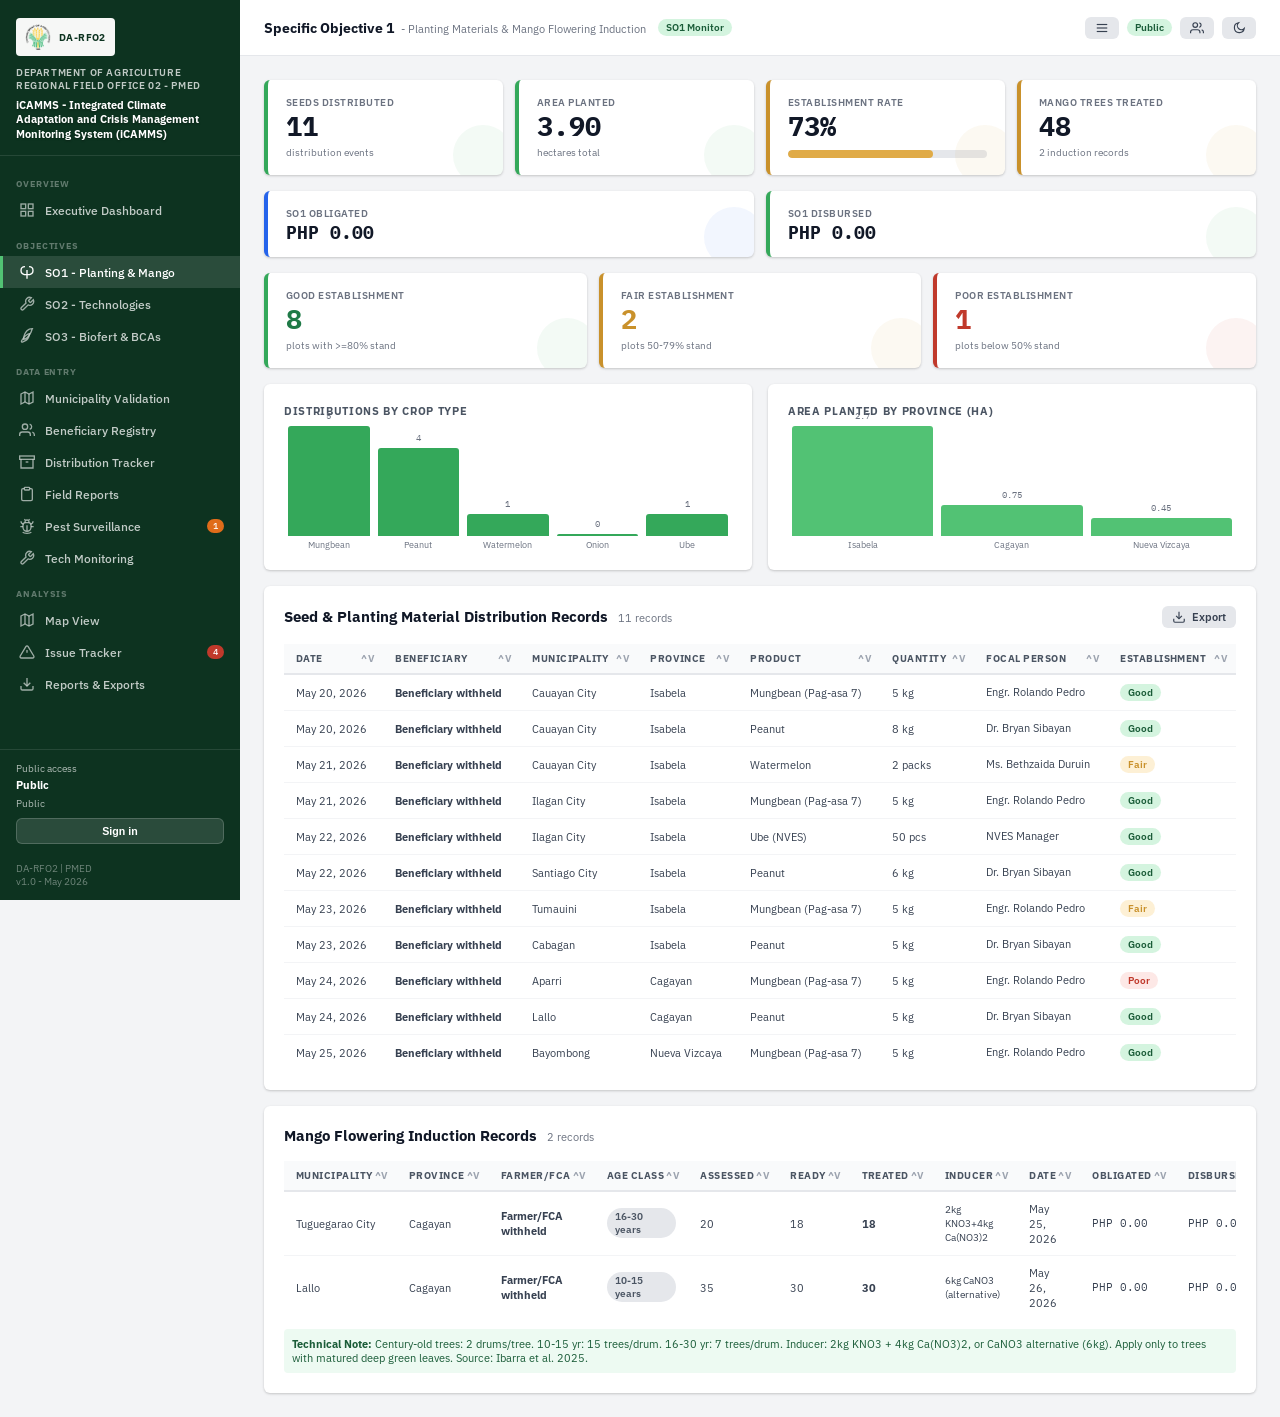
<file: objective1.html>
<!DOCTYPE html>
<html lang="en">
<head>
<meta charset="UTF-8"><meta name="viewport" content="width=device-width,initial-scale=1">
<title>SO1 - Planting Materials & Mango - DA-RFO2</title>
<link rel="stylesheet" href="styles.css">
</head>
<body>
<div class="app-wrapper">
  <aside class="sidebar" id="sidebar"></aside>
  <div class="main-content">
    <div class="topbar">
      <div>
        <span class="topbar-title">Specific Objective 1</span>
        <span class="topbar-subtitle">- Planting Materials &amp; Mango Flowering Induction</span>
      </div>
      <span class="topbar-badge">SO1 Monitor</span>
    </div>
    <div class="page-body" id="page-body"></div>
  </div>
</div>
<div id="toast-container"></div>
<!-- Mango modal -->
<div class="modal-overlay hidden" id="mango-modal">
  <div class="modal-box">
    <div class="modal-header">Add Mango Induction Record <button class="modal-close" onclick="closeModal('mango-modal')">x</button></div>
    <div class="modal-body">
      <div class="form-grid cols-2">
        <div class="form-group"><label class="form-label">Province<span class="req">*</span></label>
          <select id="mg-province"><option>Isabela</option><option>Cagayan</option><option>Nueva Vizcaya</option><option>Quirino</option></select></div>
        <div class="form-group"><label class="form-label">Municipality<span class="req">*</span></label><input id="mg-municipality" placeholder="Municipality name"></div>
        <div class="form-group"><label class="form-label">Farmer / FCA Name<span class="req">*</span></label><input id="mg-farmer" placeholder="Name"></div>
        <div class="form-group"><label class="form-label">RSBSA Number</label><input id="mg-rsbsa" placeholder="02-000-000"></div>
        <div class="form-group"><label class="form-label">Trees Assessed</label><input id="mg-assessed" type="number" min="0" value="0"></div>
        <div class="form-group"><label class="form-label">Trees Ready (Mature leaves)</label><input id="mg-ready" type="number" min="0" value="0"></div>
        <div class="form-group"><label class="form-label">Trees Treated</label><input id="mg-treated" type="number" min="0" value="0"></div>
        <div class="form-group"><label class="form-label">Tree Age Class<span class="req">*</span></label>
          <select id="mg-ageclass"><option>10-15 years</option><option>16-30 years</option><option>Century-old</option></select></div>
        <div class="form-group"><label class="form-label">Inducer Used<span class="req">*</span></label>
          <select id="mg-inducer"><option>2kg KNO3+4kg Ca(NO3)2</option><option>6kg CaNO3 (alternative)</option></select></div>
        <div class="form-group"><label class="form-label">Date of Induction</label><input id="mg-date" type="date"></div>
        <div class="form-group"><label class="form-label">45-Day Flowering % (fill later)</label><input id="mg-d45" type="number" min="0" max="100" value="0"></div>
        <div class="form-group"><label class="form-label">90-Day Fruit Set % (fill later)</label><input id="mg-d90" type="number" min="0" max="100" value="0"></div>
        <div class="form-group"><label class="form-label">Budget Amount</label><input id="mg-budget" type="number" min="0" step="0.01" placeholder="0.00"></div>
        <div class="form-group"><label class="form-label">Obligated Amount</label><input id="mg-obligated" type="number" min="0" step="0.01" placeholder="0.00"></div>
        <div class="form-group"><label class="form-label">Disbursed Amount</label><input id="mg-disbursed" type="number" min="0" step="0.01" placeholder="0.00"></div>
      </div>
    </div>
    <div class="modal-footer">
      <button class="btn btn-secondary" onclick="closeModal('mango-modal')">Cancel</button>
      <button class="btn btn-primary" onclick="saveMango()">Save Record</button>
    </div>
  </div>
</div>
<script src="data.js"></script>
<script src="ui.js"></script>
<script>
document.addEventListener('DOMContentLoaded', () => {
  buildSidebar('objective1.html');
  render();
});

function render() {
  const dists = DB.get(DB.KEYS.DISTRIBUTIONS).filter(d => d.inputType==='Seed'||d.inputType==='Planting Mat');
  const mangos = DB.get(DB.KEYS.MANGO);
  const benes  = DB.get(DB.KEYS.BENEFICIARIES);

  // KPIs
  const totalArea = dists.reduce((s,d)=>{
    const b=benes.find(b=>b.id===d.beneficiaryId); return s+(b?b.farmSize:0);
  },0);
  const good = dists.filter(d=>d.establishment==='Good').length;
  const fair = dists.filter(d=>d.establishment==='Fair').length;
  const poor = dists.filter(d=>d.establishment==='Poor').length;
  const estRate = dists.filter(d=>d.establishment).length>0
    ? Math.round(good/dists.filter(d=>d.establishment).length*100) : 0;
  const so1Obligated = [...dists, ...mangos].reduce((s,r)=>s+(+r.obligatedAmount||0),0);
  const so1Disbursed = [...dists, ...mangos].reduce((s,r)=>s+(+r.disbursedAmount||0),0);

  const mangoCrops = ['Mungbean','Peanut','Watermelon','Onion','Ube'];
  const cropCounts = mangoCrops.map(c => dists.filter(d=>(d.product||'').toLowerCase().includes(c.toLowerCase())).length);

  // Province distribution
  const provinces = [...new Set(dists.map(d=>d.province))];
  const provAreas = provinces.map(pv => {
    return dists.filter(d=>d.province===pv).reduce((s,d)=>{
      const b=benes.find(b=>b.id===d.beneficiaryId); return s+(b?b.farmSize:0);
    },0).toFixed(2);
  });

  document.getElementById('page-body').innerHTML = `
    <!-- KPIs -->
    <div class="kpi-grid cols-4" style="margin-bottom:16px">
      <div class="kpi-tile"><div class="kpi-label">Seeds Distributed</div><div class="kpi-value">${dists.length}</div><div class="kpi-sub">distribution events</div></div>
      <div class="kpi-tile"><div class="kpi-label">Area Planted</div><div class="kpi-value">${totalArea.toFixed(2)}</div><div class="kpi-sub">hectares total</div></div>
      <div class="kpi-tile ${rateColor(estRate)}"><div class="kpi-label">Establishment Rate</div><div class="kpi-value">${estRate}%</div>
        <div style="margin-top:6px"><div class="progress-bar-wrap"><div class="progress-bar-fill ${rateColor(estRate)}" style="width:${estRate}%"></div></div></div></div>
      <div class="kpi-tile amber"><div class="kpi-label">Mango Trees Treated</div><div class="kpi-value">${mangos.reduce((s,m)=>s+m.treesTreated,0)}</div><div class="kpi-sub">${mangos.length} induction records</div></div>
    </div>
    <div class="kpi-grid cols-2" style="margin-bottom:16px">
      <div class="kpi-tile blue"><div class="kpi-label">SO1 Obligated</div><div class="kpi-value" style="font-size:1.25rem">${fmt.money(so1Obligated)}</div></div>
      <div class="kpi-tile green"><div class="kpi-label">SO1 Disbursed</div><div class="kpi-value" style="font-size:1.25rem">${fmt.money(so1Disbursed)}</div></div>
    </div>

    <!-- Establishment breakdown -->
    <div class="kpi-grid cols-3" style="margin-bottom:16px">
      <div class="kpi-tile"><div class="kpi-label">Good Establishment</div><div class="kpi-value" style="color:var(--green-700)">${good}</div><div class="kpi-sub">plots with >=80% stand</div></div>
      <div class="kpi-tile amber"><div class="kpi-label">Fair Establishment</div><div class="kpi-value" style="color:var(--gold-500)">${fair}</div><div class="kpi-sub">plots 50-79% stand</div></div>
      <div class="kpi-tile red"><div class="kpi-label">Poor Establishment</div><div class="kpi-value" style="color:var(--red-500)">${poor}</div><div class="kpi-sub">plots below 50% stand</div></div>
    </div>

    <!-- Charts -->
    <div class="grid-2" style="margin-bottom:16px">
      <div class="card">
        <div class="card-title">Distributions by Crop Type</div>
        <div id="crop-chart"></div>
      </div>
      <div class="card">
        <div class="card-title">Area Planted by Province (ha)</div>
        <div id="prov-chart"></div>
      </div>
    </div>

    <!-- Distribution table -->
    <div class="card" style="margin-bottom:16px">
      <div class="section-header">
        <div class="section-title">Seed &amp; Planting Material Distribution Records <small>${dists.length} records</small></div>
        <div style="display:flex;gap:8px">
          <button class="btn btn-secondary btn-sm" onclick="exportCSV(DB.get(DB.KEYS.DISTRIBUTIONS).filter(d=>d.inputType==='Seed'||d.inputType==='Planting Mat'),'so1_distributions.csv')">${ICONS.download} Export</button>
          <a href="distributions.html" class="btn btn-primary btn-sm" data-access="write">${ICONS.plus} Add Distribution</a>
        </div>
      </div>
      <div class="table-wrap">
        <table>
          <thead><tr><th>Date</th><th>Beneficiary</th><th>Municipality</th><th>Province</th><th>Product</th><th>Quantity</th><th>Focal Person</th><th>Establishment</th></tr></thead>
          <tbody>
            ${dists.length===0?'<tr><td colspan="8" style="text-align:center;color:var(--gray-400)">No records yet</td></tr>':
              dists.map(d=>`<tr>
                <td>${fmt.date(d.distributionDate)}</td>
                <td><strong>${AccessPolicy.personName(d.beneficiaryName)}</strong></td>
                <td>${d.municipality}</td>
                <td>${d.province}</td>
                <td>${d.product}</td>
                <td>${d.quantity} ${d.unit}</td>
                <td style="font-size:.76rem">${d.focalPerson||'-'}</td>
                <td>${d.establishment?fmt.statusBadge(d.establishment):'<span class="badge gray">Not yet visited</span>'}</td>
              </tr>`).join('')}
          </tbody>
        </table>
      </div>
    </div>

    <!-- Mango Induction table -->
    <div class="card">
      <div class="section-header">
        <div class="section-title">Mango Flowering Induction Records <small>${mangos.length} records</small></div>
        <button class="btn btn-primary btn-sm" data-access="write" onclick="openModal('mango-modal')">${ICONS.plus} Add Record</button>
      </div>
      ${mangos.length===0?'<div class="empty-state"><p>No mango induction records yet. Add records to track flowering progress.</p></div>':
      `<div class="table-wrap">
        <table>
          <thead><tr><th>Municipality</th><th>Province</th><th>Farmer/FCA</th><th>Age Class</th><th>Assessed</th><th>Ready</th><th>Treated</th><th>Inducer</th><th>Date</th><th>Obligated</th><th>Disbursed</th><th>45-Day Flower%</th><th>90-Day Fruit%</th></tr></thead>
          <tbody>
            ${mangos.map(m=>`<tr>
              <td>${m.municipality}</td><td>${m.province}</td>
              <td><strong>${AccessPolicy.personName(m.farmer, 'Farmer/FCA withheld')}</strong></td>
              <td><span class="badge gray">${m.ageClass}</span></td>
              <td>${m.treesAssessed}</td>
              <td>${m.treesReady}</td>
              <td><strong>${m.treesTreated}</strong></td>
              <td style="font-size:.74rem">${m.inducerUsed}</td>
              <td>${fmt.date(m.inductionDate)}</td>
              <td style="font-family:var(--font-mono);font-size:.76rem">${fmt.money(m.obligatedAmount)}</td>
              <td style="font-family:var(--font-mono);font-size:.76rem">${fmt.money(m.disbursedAmount)}</td>
              <td>${m.day45Flowering>0?`<span class="badge ${m.day45Flowering>=70?'green':'amber'}">${m.day45Flowering}%</span>`:'<span class="badge gray">Pending</span>'}</td>
              <td>${m.day90FruitSet>0?`<span class="badge green">${m.day90FruitSet}%</span>`:'<span class="badge gray">Pending</span>'}</td>
            </tr>`).join('')}
          </tbody>
        </table>
      </div>`}
      <div style="margin-top:10px;padding:8px;background:var(--green-50);border-radius:4px;font-size:.76rem;color:var(--green-800)">
        <strong>Technical Note:</strong> Century-old trees: 2 drums/tree. 10-15 yr: 15 trees/drum. 16-30 yr: 7 trees/drum.
        Inducer: 2kg KNO3 + 4kg Ca(NO3)2, or CaNO3 alternative (6kg). Apply only to trees with matured deep green leaves.
        Source: Ibarra et al. 2025.
      </div>
    </div>
  `;

  renderBarChart('crop-chart', mangoCrops, cropCounts);
  renderBarChart('prov-chart', provinces.length?provinces:['No data'], provinces.length?provAreas.map(Number):[0], 'var(--green-400)');
}

function saveMango() {
  const record = {
    municipality: document.getElementById('mg-municipality').value.trim(),
    province: document.getElementById('mg-province').value,
    farmer: document.getElementById('mg-farmer').value.trim(),
    rsbsa: document.getElementById('mg-rsbsa').value.trim(),
    treesAssessed: +document.getElementById('mg-assessed').value,
    treesReady: +document.getElementById('mg-ready').value,
    treesTreated: +document.getElementById('mg-treated').value,
    ageClass: document.getElementById('mg-ageclass').value,
    inducerUsed: document.getElementById('mg-inducer').value,
    inductionDate: document.getElementById('mg-date').value,
    day45Flowering: +document.getElementById('mg-d45').value,
    day90FruitSet: +document.getElementById('mg-d90').value,
    budgetAmount: +document.getElementById('mg-budget').value || 0,
    obligatedAmount: +document.getElementById('mg-obligated').value || 0,
    disbursedAmount: +document.getElementById('mg-disbursed').value || 0,
    status: 'Treated',
  };
  if (!record.municipality || !record.farmer) { toast('Municipality and Farmer name are required','error'); return; }
  const saved = DB.add(DB.KEYS.MANGO, record);
  if (!saved) return;
  closeModal('mango-modal');
  toast('Mango induction record saved');
  render();
}
</script>
</body>
</html>
</file>
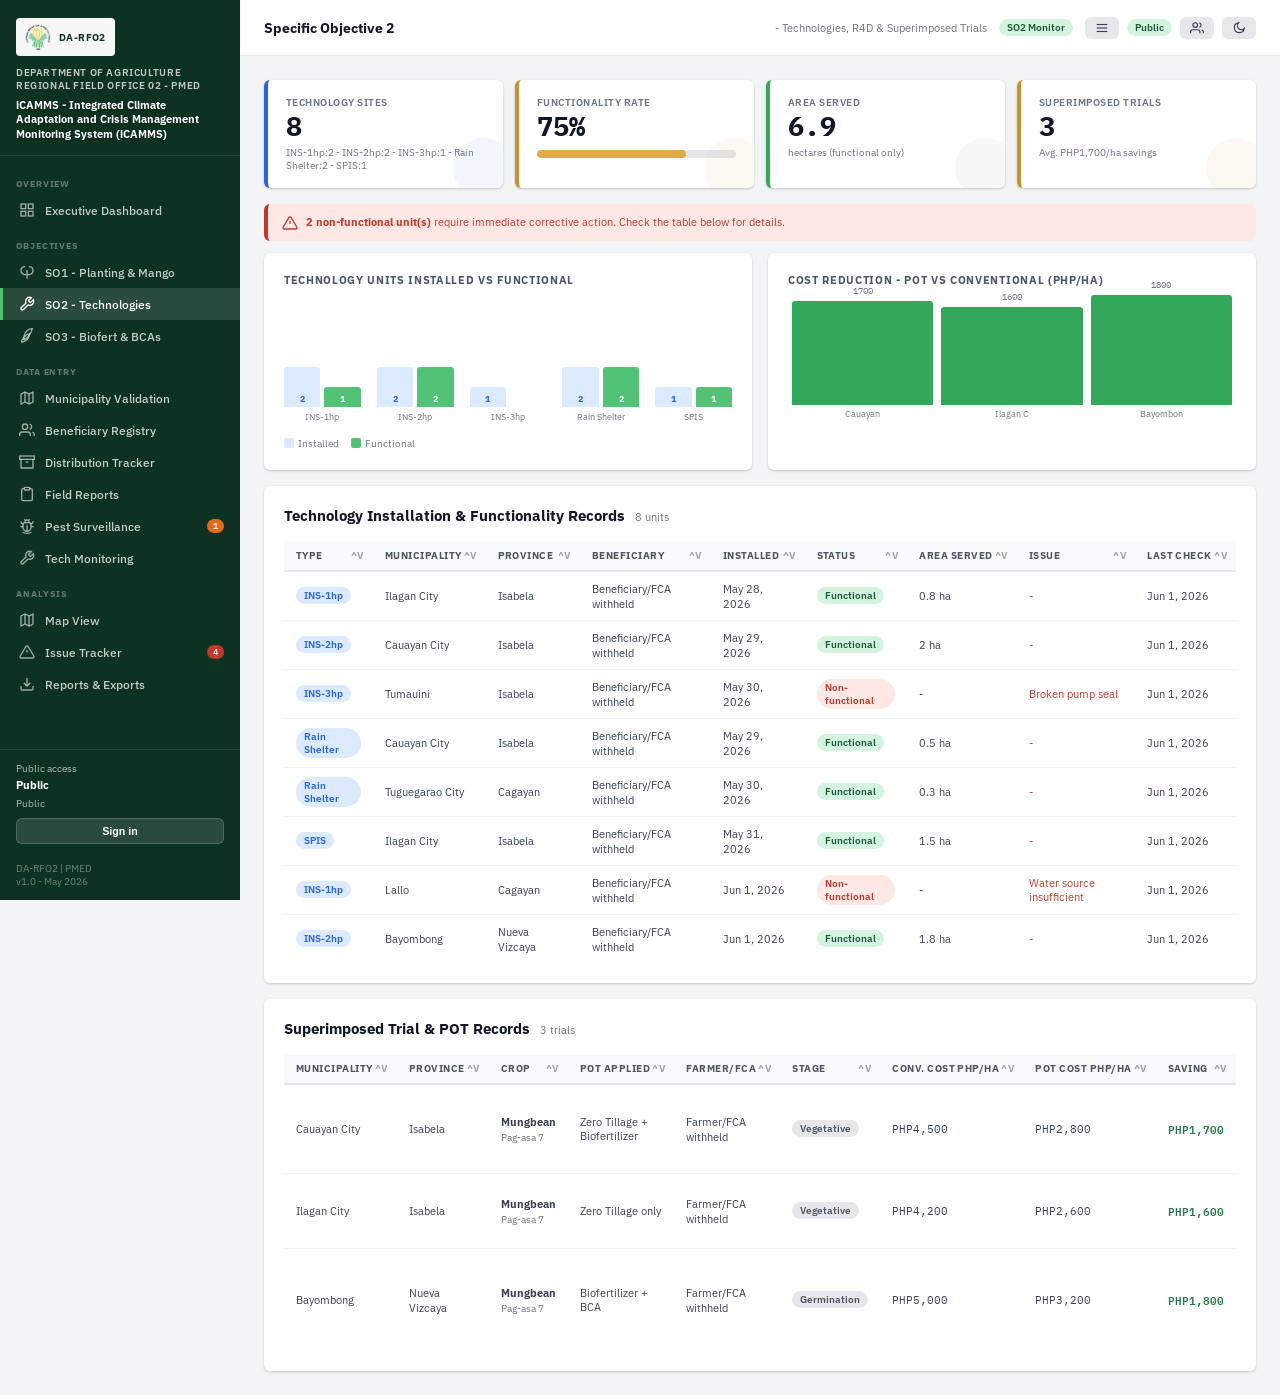
<file: objective2.html>
<!DOCTYPE html>
<html lang="en">
<head>
<meta charset="UTF-8"><meta name="viewport" content="width=device-width,initial-scale=1">
<title>SO2 - Technologies & R4D - DA-RFO2</title>
<link rel="stylesheet" href="styles.css">
</head>
<body>
<div class="app-wrapper">
  <aside class="sidebar" id="sidebar"></aside>
  <div class="main-content">
    <div class="topbar">
      <span class="topbar-title">Specific Objective 2</span>
      <span class="topbar-subtitle">- Technologies, R4D &amp; Superimposed Trials</span>
      <span class="topbar-badge">SO2 Monitor</span>
    </div>
    <div class="page-body" id="page-body"></div>
  </div>
</div>
<div id="toast-container"></div>
<!-- Trial modal -->
<div class="modal-overlay hidden" id="trial-modal">
  <div class="modal-box">
    <div class="modal-header">Add Superimposed Trial Record <button class="modal-close" onclick="closeModal('trial-modal')">x</button></div>
    <div class="modal-body">
      <div class="form-grid cols-2">
        <div class="form-group"><label class="form-label">Province<span class="req">*</span></label>
          <select id="tr-province"><option>Isabela</option><option>Cagayan</option><option>Nueva Vizcaya</option><option>Quirino</option></select></div>
        <div class="form-group"><label class="form-label">Municipality<span class="req">*</span></label><input id="tr-municipality"></div>
        <div class="form-group"><label class="form-label">Crop<span class="req">*</span></label>
          <select id="tr-crop"><option>Mungbean</option><option>Peanut</option><option>Watermelon</option><option>Onion</option><option>Ube</option></select></div>
        <div class="form-group"><label class="form-label">Variety</label><input id="tr-variety" placeholder="e.g. Pag-asa 7"></div>
        <div class="form-group"><label class="form-label">Package of Technology (POT)<span class="req">*</span></label>
          <select id="tr-pot"><option>Zero Tillage + Biofertilizer</option><option>Zero Tillage only</option><option>Biofertilizer + BCA</option><option>Full Package (Zero Tillage + Biofertilizer + BCA)</option><option>Biofertilizer only</option></select></div>
        <div class="form-group"><label class="form-label">Farmer / FCA</label><input id="tr-farmer"></div>
        <div class="form-group"><label class="form-label">Planting Date</label><input id="tr-date" type="date"></div>
        <div class="form-group"><label class="form-label">Current Growth Stage</label>
          <select id="tr-stage"><option>Germination</option><option>Vegetative</option><option>Flowering</option><option>Pod-filling</option><option>Maturity</option></select></div>
        <div class="form-group"><label class="form-label">Cost (Conventional PHP/ha)</label><input id="tr-cost-conv" type="number" value="5000"></div>
        <div class="form-group"><label class="form-label">Cost (POT PHP/ha)</label><input id="tr-cost-pot" type="number" value="3000"></div>
      </div>
      <div class="form-group" style="margin-top:12px"><label class="form-label">Baseline Conditions</label>
        <textarea id="tr-baseline" placeholder="Soil type, drought level, rainfall, etc."></textarea></div>
      <div class="form-group" style="margin-top:8px"><label class="form-label">Lessons / Observations</label>
        <textarea id="tr-lessons"></textarea></div>
    </div>
    <div class="modal-footer">
      <button class="btn btn-secondary" onclick="closeModal('trial-modal')">Cancel</button>
      <button class="btn btn-primary" onclick="saveTrial()">Save Trial</button>
    </div>
  </div>
</div>
<script src="data.js"></script>
<script src="ui.js"></script>
<script>
document.addEventListener('DOMContentLoaded', () => {
  buildSidebar('objective2.html');
  render();
});

function render() {
  const techs  = DB.get(DB.KEYS.TECH);
  const trials = DB.get(DB.KEYS.TRIALS);

  const byType = type => techs.filter(t=>t.type===type);
  const types  = ['INS-1hp','INS-2hp','INS-3hp','Rain Shelter','SPIS'];
  const typeCounts = types.map(t=>byType(t).length);
  const funcCounts = types.map(t=>byType(t).filter(x=>x.functional).length);

  const functional   = techs.filter(t=>t.functional).length;
  const nonFunc      = techs.filter(t=>!t.functional).length;
  const totalArea    = techs.filter(t=>t.functional).reduce((s,t)=>s+(t.areaServed||0),0);
  const funcRate     = techs.length>0 ? Math.round(functional/techs.length*100) : 0;

  const avgSaving = trials.length>0
    ? Math.round(trials.reduce((s,t)=>s+(t.costConventional-t.costPOT),0)/trials.length) : 0;

  document.getElementById('page-body').innerHTML = `
    <div class="kpi-grid cols-4" style="margin-bottom:16px">
      <div class="kpi-tile blue"><div class="kpi-label">Technology Sites</div><div class="kpi-value">${techs.length}</div><div class="kpi-sub">${types.map(t=>`${t}:${byType(t).length}`).join('  -  ')}</div></div>
      <div class="kpi-tile ${rateColor(funcRate)}"><div class="kpi-label">Functionality Rate</div><div class="kpi-value">${funcRate}%</div>
        <div style="margin-top:6px"><div class="progress-bar-wrap"><div class="progress-bar-fill ${rateColor(funcRate)}" style="width:${funcRate}%"></div></div></div></div>
      <div class="kpi-tile"><div class="kpi-label">Area Served</div><div class="kpi-value">${totalArea.toFixed(1)}</div><div class="kpi-sub">hectares (functional only)</div></div>
      <div class="kpi-tile amber"><div class="kpi-label">Superimposed Trials</div><div class="kpi-value">${trials.length}</div><div class="kpi-sub">Avg. PHP${avgSaving.toLocaleString()}/ha savings</div></div>
    </div>

    ${nonFunc>0?`<div class="alert-banner red">${ICONS.alert}<div><strong>${nonFunc} non-functional unit(s)</strong> require immediate corrective action. Check the table below for details.</div></div>`:''}

    <!-- Charts -->
    <div class="grid-2" style="margin-bottom:16px">
      <div class="card">
        <div class="card-title">Technology Units Installed vs Functional</div>
        <div style="display:flex;gap:16px;align-items:flex-end;padding:8px 0">
          ${types.map((type,i)=>`
            <div style="flex:1;text-align:center">
              <div style="display:flex;gap:4px;justify-content:center;align-items:flex-end;height:100px">
                <div style="flex:1;background:var(--blue-100);border-radius:3px 3px 0 0;height:${typeCounts[i]*20}px;position:relative;display:flex;align-items:flex-end;justify-content:center">
                  <span style="font-size:.65rem;color:var(--blue-500);font-weight:700;padding-bottom:2px">${typeCounts[i]}</span>
                </div>
                <div style="flex:1;background:var(--green-400);border-radius:3px 3px 0 0;height:${funcCounts[i]*20}px;position:relative;display:flex;align-items:flex-end;justify-content:center">
                  <span style="font-size:.65rem;color:white;font-weight:700;padding-bottom:2px">${funcCounts[i]}</span>
                </div>
              </div>
              <div style="font-size:.66rem;color:var(--gray-500);margin-top:4px">${type}</div>
            </div>
          `).join('')}
        </div>
        <div style="display:flex;gap:12px;margin-top:6px;font-size:.7rem;color:var(--gray-500)">
          <span style="display:flex;align-items:center;gap:4px"><span style="width:10px;height:10px;background:var(--blue-100);display:inline-block;border-radius:2px"></span>Installed</span>
          <span style="display:flex;align-items:center;gap:4px"><span style="width:10px;height:10px;background:var(--green-400);display:inline-block;border-radius:2px"></span>Functional</span>
        </div>
      </div>
      <div class="card">
        <div class="card-title">Cost Reduction - POT vs Conventional (PHP/ha)</div>
        <div id="cost-chart"></div>
      </div>
    </div>

    <!-- Technology table -->
    <div class="card" style="margin-bottom:16px">
      <div class="section-header">
        <div class="section-title">Technology Installation & Functionality Records <small>${techs.length} units</small></div>
        <a href="technology.html" class="btn btn-primary btn-sm" data-access="write">${ICONS.plus} Add / Update Unit</a>
      </div>
      <div class="table-wrap">
        <table>
          <thead><tr><th>Type</th><th>Municipality</th><th>Province</th><th>Beneficiary</th><th>Installed</th><th>Status</th><th>Area Served</th><th>Issue</th><th>Last Check</th></tr></thead>
          <tbody>
            ${techs.length===0?'<tr><td colspan="9" style="text-align:center;color:var(--gray-400)">No technology records</td></tr>':
              techs.map(t=>`<tr>
                <td><span class="badge blue">${t.type}</span></td>
                <td>${t.municipality}</td><td>${t.province}</td>
                <td>${AccessPolicy.personName(t.beneficiary, 'Beneficiary/FCA withheld')}</td>
                <td>${fmt.date(t.installDate)}</td>
                <td>${fmt.statusBadge(t.functional?'Functional':'Non-functional')}</td>
                <td>${t.functional?(t.areaServed+' ha'):'-'}</td>
                <td style="font-size:.76rem;color:var(--red-500)">${t.issue||'-'}</td>
                <td style="font-size:.76rem">${fmt.date(t.lastCheck)}</td>
              </tr>`).join('')}
          </tbody>
        </table>
      </div>
    </div>

    <!-- Trials table -->
    <div class="card">
      <div class="section-header">
        <div class="section-title">Superimposed Trial & POT Records <small>${trials.length} trials</small></div>
        <button class="btn btn-primary btn-sm" data-access="write" onclick="openModal('trial-modal')">${ICONS.plus} Add Trial</button>
      </div>
      ${trials.length===0?'<div class="empty-state"><p>No trial records yet.</p></div>':
      `<div class="table-wrap">
        <table>
          <thead><tr><th>Municipality</th><th>Province</th><th>Crop</th><th>POT Applied</th><th>Farmer/FCA</th><th>Stage</th><th>Conv. Cost PHP/ha</th><th>POT Cost PHP/ha</th><th>Saving</th><th>Lessons</th></tr></thead>
          <tbody>
            ${trials.map(t=>`<tr>
              <td>${t.municipality}</td><td>${t.province}</td>
              <td><strong>${t.crop}</strong> <span style="font-size:.72rem;color:var(--gray-500)">${t.variety||''}</span></td>
              <td style="font-size:.76rem">${t.pot}</td>
              <td>${AccessPolicy.personName(t.farmer, 'Farmer/FCA withheld')}</td>
              <td><span class="badge ${t.currentStatus==='Maturity'?'green':'gray'}">${t.currentStatus}</span></td>
              <td style="font-family:var(--font-mono)">PHP${Number(t.costConventional).toLocaleString()}</td>
              <td style="font-family:var(--font-mono)">PHP${Number(t.costPOT).toLocaleString()}</td>
              <td style="font-family:var(--font-mono);color:var(--green-700);font-weight:600">PHP${Number(t.costConventional-t.costPOT).toLocaleString()}</td>
              <td style="font-size:.74rem;max-width:200px">${t.lessonsNoted||'-'}</td>
            </tr>`).join('')}
          </tbody>
        </table>
      </div>`}
    </div>
  `;

  // Cost chart
  if (trials.length) {
    renderBarChart('cost-chart',
      trials.map(t=>t.municipality.substring(0,8)),
      trials.map(t=>t.costConventional-t.costPOT),
      'var(--green-500)'
    );
  } else {
    document.getElementById('cost-chart').innerHTML = '<div class="empty-state"><p>No trial data yet</p></div>';
  }
}

function saveTrial() {
  const record = {
    province: document.getElementById('tr-province').value,
    municipality: document.getElementById('tr-municipality').value.trim(),
    crop: document.getElementById('tr-crop').value,
    variety: document.getElementById('tr-variety').value.trim(),
    pot: document.getElementById('tr-pot').value,
    farmer: document.getElementById('tr-farmer').value.trim(),
    plantingDate: document.getElementById('tr-date').value,
    currentStatus: document.getElementById('tr-stage').value,
    costConventional: +document.getElementById('tr-cost-conv').value,
    costPOT: +document.getElementById('tr-cost-pot').value,
    baseline: document.getElementById('tr-baseline').value.trim(),
    lessonsNoted: document.getElementById('tr-lessons').value.trim(),
    yieldEst: 0,
  };
  if (!record.municipality) { toast('Municipality is required','error'); return; }
  const saved = DB.add(DB.KEYS.TRIALS, record);
  if (!saved) return;
  closeModal('trial-modal');
  toast('Trial record saved');
  render();
}
</script>
</body>
</html>
</file>
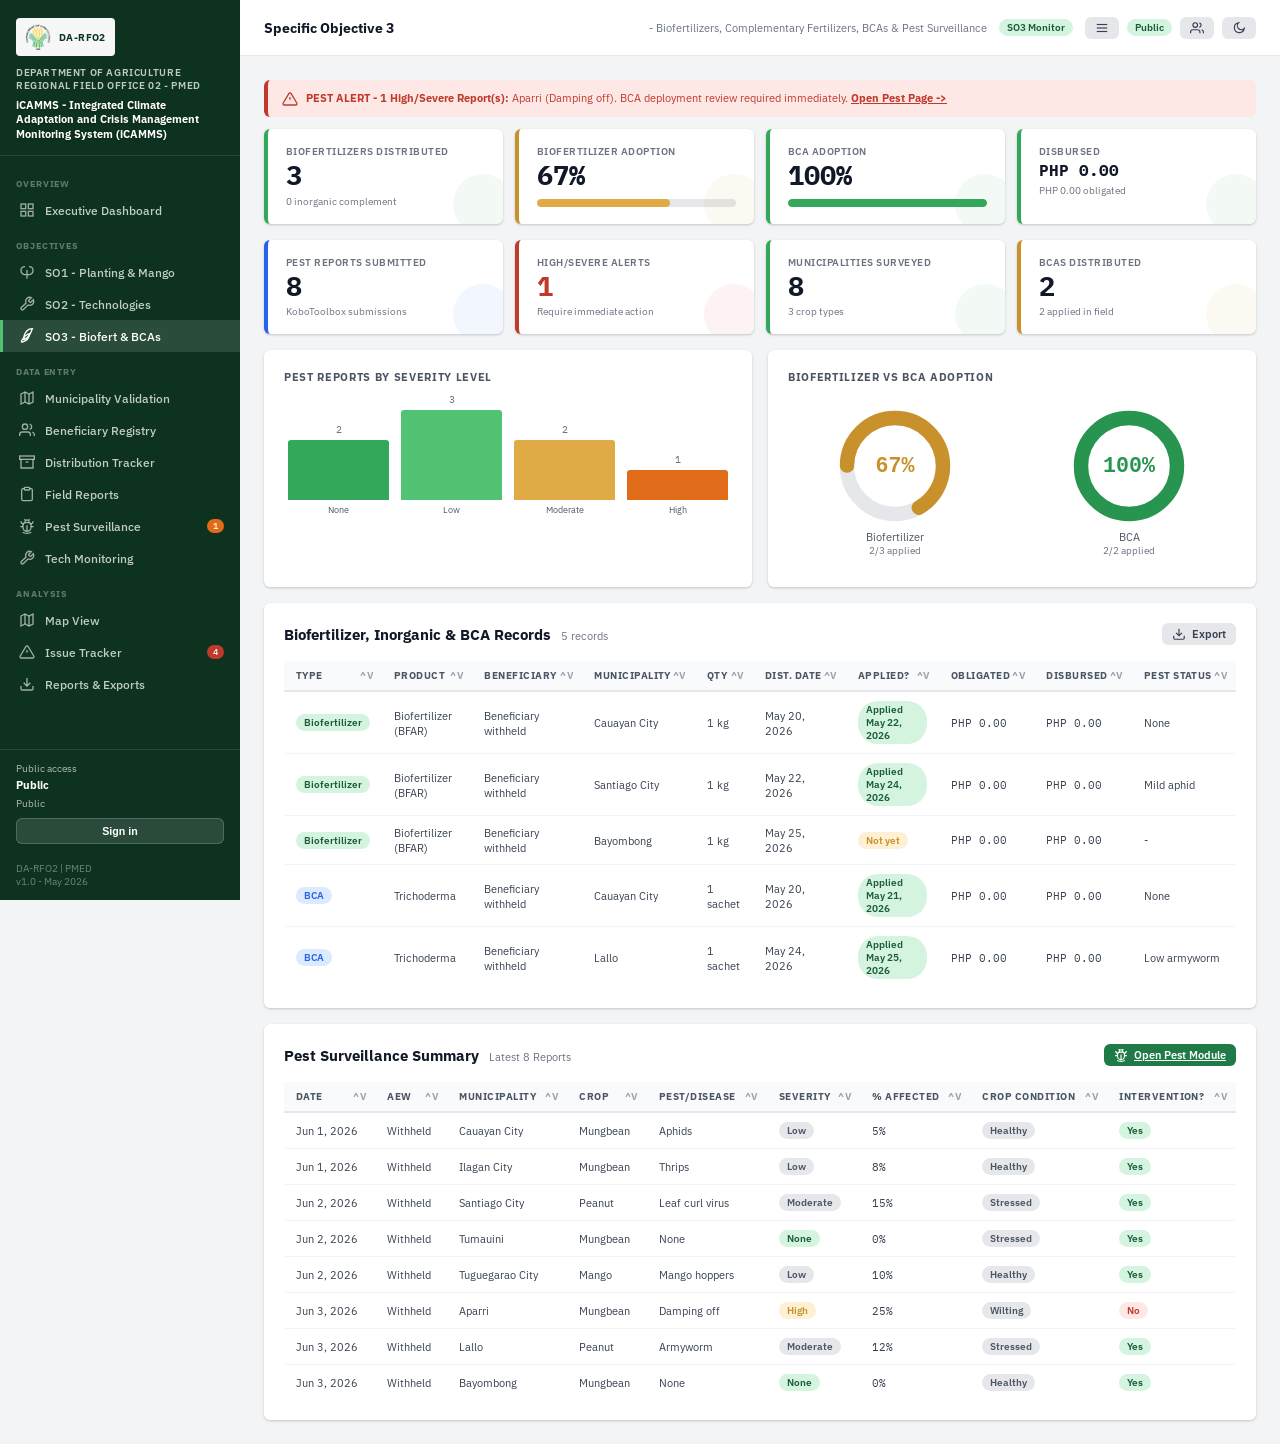
<file: objective3.html>
<!DOCTYPE html>
<html lang="en">
<head>
<meta charset="UTF-8"><meta name="viewport" content="width=device-width,initial-scale=1">
<title>SO3 - Biofert, BCAs & Pests - DA-RFO2</title>
<link rel="stylesheet" href="styles.css">
</head>
<body>
<div class="app-wrapper">
  <aside class="sidebar" id="sidebar"></aside>
  <div class="main-content">
    <div class="topbar">
      <span class="topbar-title">Specific Objective 3</span>
      <span class="topbar-subtitle">- Biofertilizers, Complementary Fertilizers, BCAs &amp; Pest Surveillance</span>
      <span class="topbar-badge">SO3 Monitor</span>
    </div>
    <div class="page-body" id="page-body"></div>
  </div>
</div>
<div id="toast-container"></div>
<!-- Biofert modal -->
<div class="modal-overlay hidden" id="biofert-modal">
  <div class="modal-box">
    <div class="modal-header">Add Biofertilizer / BCA Distribution Record <button class="modal-close" onclick="closeModal('biofert-modal')">&times;</button></div>
    <div class="modal-body">
      <div class="form-grid cols-2">
        <div class="form-group"><label class="form-label">Product Type<span class="req">*</span></label>
          <select id="bf-type"><option>Biofertilizer</option><option>Complementary Inorganic Fertilizer</option><option>BCA</option></select></div>
        <div class="form-group"><label class="form-label">Product Name<span class="req">*</span></label>
          <input id="bf-product" placeholder="e.g. Trichoderma, BFAR Biofertilizer"></div>
        <div class="form-group"><label class="form-label">Beneficiary Name<span class="req">*</span></label><input id="bf-bene"></div>
        <div class="form-group"><label class="form-label">RSBSA</label><input id="bf-rsbsa"></div>
        <div class="form-group"><label class="form-label">Province</label>
          <select id="bf-province"><option>Isabela</option><option>Cagayan</option><option>Nueva Vizcaya</option><option>Quirino</option></select></div>
        <div class="form-group"><label class="form-label">Municipality</label><input id="bf-municipality"></div>
        <div class="form-group"><label class="form-label">Quantity</label><input id="bf-qty" type="number" value="1"></div>
        <div class="form-group"><label class="form-label">Unit</label>
          <select id="bf-unit"><option>kg</option><option>L</option><option>sachet</option><option>bag</option><option>bottle</option></select></div>
        <div class="form-group"><label class="form-label">Distribution Date</label><input id="bf-distdate" type="date"></div>
        <div class="form-group"><label class="form-label">Applied?</label>
          <select id="bf-applied"><option value="false">Not yet</option><option value="true">Yes</option></select></div>
        <div class="form-group"><label class="form-label">Date Applied (if applicable)</label><input id="bf-applydate" type="date"></div>
        <div class="form-group"><label class="form-label">Area Applied (ha)</label><input id="bf-area" type="number" step="0.01" value="0"></div>
        <div class="form-group"><label class="form-label">Budget Amount</label><input id="bf-budget" type="number" min="0" step="0.01" placeholder="0.00"></div>
        <div class="form-group"><label class="form-label">Obligated Amount</label><input id="bf-obligated" type="number" min="0" step="0.01" placeholder="0.00"></div>
        <div class="form-group"><label class="form-label">Disbursed Amount</label><input id="bf-disbursed" type="number" min="0" step="0.01" placeholder="0.00"></div>
      </div>
      <div class="form-group" style="margin-top:8px"><label class="form-label">Crop Response Observed</label>
        <textarea id="bf-response" placeholder="Notes on crop response after application"></textarea></div>
      <div class="form-group" style="margin-top:8px"><label class="form-label">Pest/Disease Status at Application</label>
        <input id="bf-pest" placeholder="e.g. None, Mild aphid, Armyworm detected"></div>
    </div>
    <div class="modal-footer">
      <button class="btn btn-secondary" onclick="closeModal('biofert-modal')">Cancel</button>
      <button class="btn btn-primary" onclick="saveBiofert()">Save Record</button>
    </div>
  </div>
</div>
<script src="data.js"></script>
<script src="ui.js"></script>
<script>
document.addEventListener('DOMContentLoaded', () => {
  buildSidebar('objective3.html');
  render();
});

function render() {
  const bioferts = DB.get(DB.KEYS.BIOFERT);
  const pests    = DB.get(DB.KEYS.PEST);

  const bioList  = bioferts.filter(b=>b.type==='Biofertilizer');
  const bcaList  = bioferts.filter(b=>b.type==='BCA');
  const fertList = bioferts.filter(b=>b.type==='Complementary Inorganic Fertilizer');

  const bioApplied = bioList.filter(b=>b.applied).length;
  const bcaApplied = bcaList.filter(b=>b.applied).length;
  const bioRate    = bioList.length>0 ? Math.round(bioApplied/bioList.length*100) : 0;
  const bcaRate    = bcaList.length>0 ? Math.round(bcaApplied/bcaList.length*100) : 0;

  const totalAreaBio = bioferts.filter(b=>b.applied).reduce((s,b)=>s+(b.areaApplied||0),0);
  const so3Obligated = bioferts.reduce((s,b)=>s+(+b.obligatedAmount||0),0);
  const so3Disbursed = bioferts.reduce((s,b)=>s+(+b.disbursedAmount||0),0);

  const highPest = pests.filter(p=>p.severity==='High'||p.severity==='Severe');
  const pestMunis= [...new Set(pests.map(p=>p.municipality))];
  const pestCropTypes = [...new Set(pests.map(p=>p.crop))];

  // Pest by severity
  const severities = ['None','Low','Moderate','High','Severe'];
  const sevColors  = {'None':'var(--green-500)','Low':'var(--green-400)','Moderate':'var(--gold-400)','High':'var(--orange-500)','Severe':'var(--red-500)'};
  const sevCounts  = severities.map(s=>pests.filter(p=>p.severity===s).length);

  document.getElementById('page-body').innerHTML = `
    ${highPest.length?`<div class="alert-banner red">${ICONS.alert}<div><strong>PEST ALERT - ${highPest.length} High/Severe Report(s):</strong> ${highPest.map(p=>`${p.municipality} (${p.pestObserved})`).join(', ')}. BCA deployment review required immediately. <a href="pest.html" style="color:inherit;font-weight:700">Open Pest Page -></a></div></div>`:''}

    <div class="kpi-grid cols-4" style="margin-bottom:16px">
      <div class="kpi-tile"><div class="kpi-label">Biofertilizers Distributed</div><div class="kpi-value">${bioList.length}</div><div class="kpi-sub">${fertList.length} inorganic complement</div></div>
      <div class="kpi-tile ${rateColor(bioRate)}"><div class="kpi-label">Biofertilizer Adoption</div><div class="kpi-value">${bioRate}%</div>
        <div style="margin-top:6px"><div class="progress-bar-wrap"><div class="progress-bar-fill ${rateColor(bioRate)}" style="width:${bioRate}%"></div></div></div></div>
      <div class="kpi-tile ${rateColor(bcaRate)}"><div class="kpi-label">BCA Adoption</div><div class="kpi-value">${bcaRate}%</div>
        <div style="margin-top:6px"><div class="progress-bar-wrap"><div class="progress-bar-fill ${rateColor(bcaRate)}" style="width:${bcaRate}%"></div></div></div></div>
      <div class="kpi-tile"><div class="kpi-label">Disbursed</div><div class="kpi-value" style="font-size:1.15rem">${fmt.money(so3Disbursed)}</div><div class="kpi-sub">${fmt.money(so3Obligated)} obligated</div></div>
    </div>

    <div class="kpi-grid cols-4" style="margin-bottom:16px">
      <div class="kpi-tile blue"><div class="kpi-label">Pest Reports Submitted</div><div class="kpi-value">${pests.length}</div><div class="kpi-sub">KoboToolbox submissions</div></div>
      <div class="kpi-tile ${highPest.length>0?'red':''}"><div class="kpi-label">High/Severe Alerts</div><div class="kpi-value" style="${highPest.length>0?'color:var(--red-500)':''}">${highPest.length}</div><div class="kpi-sub">Require immediate action</div></div>
      <div class="kpi-tile"><div class="kpi-label">Municipalities Surveyed</div><div class="kpi-value">${pestMunis.length}</div><div class="kpi-sub">${pestCropTypes.length} crop types</div></div>
      <div class="kpi-tile amber"><div class="kpi-label">BCAs Distributed</div><div class="kpi-value">${bcaList.length}</div><div class="kpi-sub">${bcaApplied} applied in field</div></div>
    </div>

    <!-- Charts -->
    <div class="grid-2" style="margin-bottom:16px">
      <div class="card">
        <div class="card-title">Pest Reports by Severity Level</div>
        <div style="display:flex;align-items:flex-end;gap:12px;height:120px;padding:8px 4px 0">
          ${severities.map((sev,i)=>sevCounts[i]>0?`
            <div style="flex:1;display:flex;flex-direction:column;align-items:center;gap:4px">
              <div style="font-size:.7rem;color:var(--gray-500);font-family:var(--font-mono)">${sevCounts[i]}</div>
              <div style="width:100%;height:${Math.max(8,sevCounts[i]/Math.max(...sevCounts)*90)}px;background:${sevColors[sev]};border-radius:3px 3px 0 0"></div>
              <div style="font-size:.66rem;color:var(--gray-600)">${sev}</div>
            </div>`:''
          ).join('')}
        </div>
      </div>
      <div class="card">
        <div class="card-title">Biofertilizer vs BCA Adoption</div>
        <div style="display:flex;gap:20px;align-items:center;padding:10px 0">
          <div style="flex:1;text-align:center">
            <div id="donut-bio"></div>
            <div style="font-size:.76rem;color:var(--gray-600);margin-top:4px">Biofertilizer</div>
            <div style="font-size:.72rem;color:var(--gray-500)">${bioApplied}/${bioList.length} applied</div>
          </div>
          <div style="flex:1;text-align:center">
            <div id="donut-bca"></div>
            <div style="font-size:.76rem;color:var(--gray-600);margin-top:4px">BCA</div>
            <div style="font-size:.72rem;color:var(--gray-500)">${bcaApplied}/${bcaList.length} applied</div>
          </div>
        </div>
      </div>
    </div>

    <!-- Biofert/BCA table -->
    <div class="card" style="margin-bottom:16px">
      <div class="section-header">
        <div class="section-title">Biofertilizer, Inorganic &amp; BCA Records <small>${bioferts.length} records</small></div>
        <div style="display:flex;gap:8px">
          <button class="btn btn-secondary btn-sm" onclick="exportCSV(DB.get(DB.KEYS.BIOFERT),'so3_biofert_bca.csv')">${ICONS.download} Export</button>
          <button class="btn btn-primary btn-sm" data-access="write" onclick="openModal('biofert-modal')">${ICONS.plus} Add Record</button>
        </div>
      </div>
      <div class="table-wrap">
        <table>
          <thead><tr><th>Type</th><th>Product</th><th>Beneficiary</th><th>Municipality</th><th>Qty</th><th>Dist. Date</th><th>Applied?</th><th>Obligated</th><th>Disbursed</th><th>Pest Status</th></tr></thead>
          <tbody>
            ${bioferts.length===0?'<tr><td colspan="10" style="text-align:center;color:var(--gray-400)">No records yet</td></tr>':
              bioferts.map(b=>`<tr>
                <td><span class="badge ${b.type==='BCA'?'blue':b.type==='Biofertilizer'?'green':'amber'}">${b.type==='Complementary Inorganic Fertilizer'?'Inorg. Fert.':b.type}</span></td>
                <td>${b.product}</td>
                <td>${AccessPolicy.personName(b.beneficiaryName)}</td>
                <td>${b.municipality}</td>
                <td>${b.qty} ${b.unit}</td>
                <td>${fmt.date(b.distDate)}</td>
                <td>${b.applied?`<span class="badge green">Applied ${fmt.date(b.applyDate)}</span>`:'<span class="badge amber">Not yet</span>'}</td>
                <td style="font-family:var(--font-mono);font-size:.76rem">${fmt.money(b.obligatedAmount)}</td>
                <td style="font-family:var(--font-mono);font-size:.76rem">${fmt.money(b.disbursedAmount)}</td>
                <td style="font-size:.76rem">${b.pestStatus||'-'}</td>
              </tr>`).join('')}
          </tbody>
        </table>
      </div>
    </div>

    <!-- Pest reports summary -->
    <div class="card">
      <div class="section-header">
        <div class="section-title">Pest Surveillance Summary <small>Latest ${pests.length} Reports</small></div>
        <a href="pest.html" class="btn btn-primary btn-sm">${ICONS.bug} Open Pest Module</a>
      </div>
      <div class="table-wrap">
        <table>
          <thead><tr><th>Date</th><th>AEW</th><th>Municipality</th><th>Crop</th><th>Pest/Disease</th><th>Severity</th><th>% Affected</th><th>Crop Condition</th><th>Intervention?</th></tr></thead>
          <tbody>
            ${pests.length===0?'<tr><td colspan="9" style="text-align:center;color:var(--gray-400)">No pest reports yet</td></tr>':
              pests.map(p=>`<tr>
                <td>${fmt.date(p.date)}</td>
                <td style="font-size:.76rem">${AccessPolicy.isPublic()?'Withheld':p.aew}</td>
                <td>${p.municipality}</td>
                <td>${p.crop}</td>
                <td>${p.pestObserved||'None'}</td>
                <td>${fmt.statusBadge(p.severity||'None')}</td>
                <td style="font-family:var(--font-mono)">${p.pctAffected}%</td>
                <td>${fmt.statusBadge(p.cropCondition)}</td>
                <td>${p.interventionReceived?'<span class="badge green">Yes</span>':'<span class="badge red">No</span>'}</td>
              </tr>`).join('')}
          </tbody>
        </table>
      </div>
    </div>
  `;

  renderDonut('donut-bio', bioApplied, bioList.length||1);
  renderDonut('donut-bca', bcaApplied, bcaList.length||1, 'var(--blue-500)');
}

function saveBiofert() {
  const r = {
    type: document.getElementById('bf-type').value,
    product: document.getElementById('bf-product').value.trim(),
    beneficiaryName: document.getElementById('bf-bene').value.trim(),
    beneficiaryId: '',
    rsbsa: document.getElementById('bf-rsbsa').value.trim(),
    province: document.getElementById('bf-province').value,
    municipality: document.getElementById('bf-municipality').value.trim(),
    qty: +document.getElementById('bf-qty').value,
    unit: document.getElementById('bf-unit').value,
    distDate: document.getElementById('bf-distdate').value,
    applied: document.getElementById('bf-applied').value === 'true',
    applyDate: document.getElementById('bf-applydate').value,
    areaApplied: +document.getElementById('bf-area').value,
    budgetAmount: +document.getElementById('bf-budget').value || 0,
    obligatedAmount: +document.getElementById('bf-obligated').value || 0,
    disbursedAmount: +document.getElementById('bf-disbursed').value || 0,
    cropResponse: document.getElementById('bf-response').value.trim(),
    pestStatus: document.getElementById('bf-pest').value.trim(),
  };
  if (!r.product || !r.beneficiaryName) { toast('Product name and beneficiary are required','error'); return; }
  const saved = DB.add(DB.KEYS.BIOFERT, r);
  if (!saved) return;
  closeModal('biofert-modal');
  toast('Record saved');
  render();
}
</script>
</body>
</html>
</file>
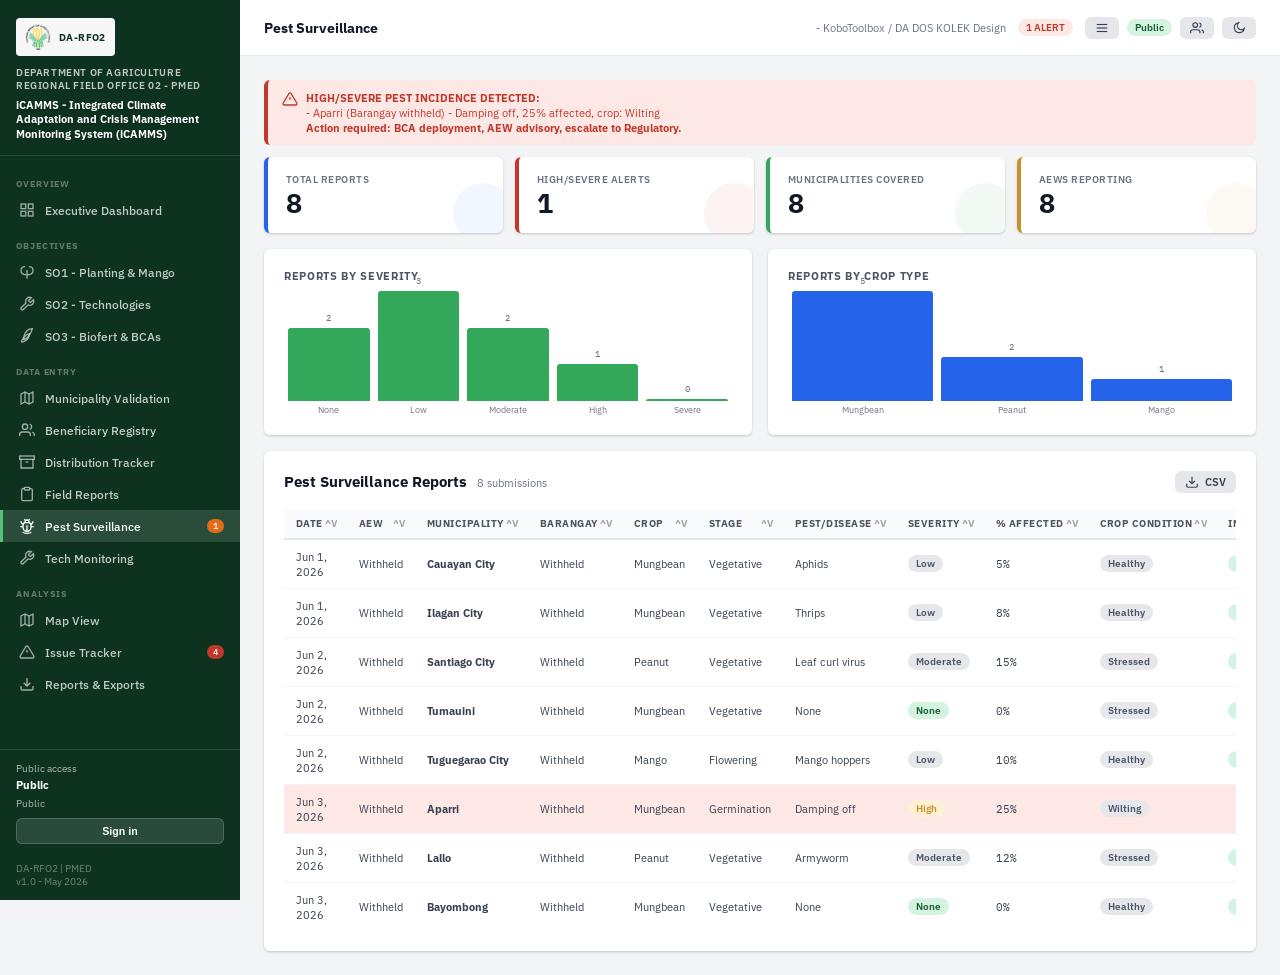
<file: pest.html>
<!-- ========================================================
  pest.html - Pest Surveillance (DA DOS KOLEK design)
======================================================== -->
<!DOCTYPE html>
<html lang="en">
<head>
<meta charset="UTF-8"><meta name="viewport" content="width=device-width,initial-scale=1">
<title>Pest Surveillance - DA-RFO2</title>
<link rel="stylesheet" href="styles.css">
</head>
<body>
<div class="app-wrapper">
  <aside class="sidebar" id="sidebar"></aside>
  <div class="main-content">
    <div class="topbar">
      <span class="topbar-title">Pest Surveillance</span>
      <span class="topbar-subtitle">- KoboToolbox / DA DOS KOLEK Design</span>
      <span id="alert-badge" class="topbar-badge alert" style="display:none"></span>
    </div>
    <div class="page-body" id="page-body"></div>
  </div>
</div>
<div id="toast-container"></div>
<div class="modal-overlay hidden" id="pest-modal">
  <div class="modal-box">
    <div class="modal-header">Submit Pest Surveillance Report <button class="modal-close" onclick="closeModal('pest-modal')">x</button></div>
    <div class="modal-body">
      <div style="background:var(--blue-100);padding:8px 12px;border-radius:4px;font-size:.78rem;color:var(--blue-500);margin-bottom:12px">
        KoboToolbox-style offline submission. GPS and photo fields are recorded.
      </div>
      <div class="form-grid cols-2">
        <div class="form-group"><label class="form-label">AEW Name<span class="req">*</span></label><input id="ps-aew" placeholder="AEW-Municipality-01"></div>
        <div class="form-group"><label class="form-label">Province</label><select id="ps-province"><option>Isabela</option><option>Cagayan</option><option>Nueva Vizcaya</option><option>Quirino</option></select></div>
        <div class="form-group"><label class="form-label">Municipality<span class="req">*</span></label><input id="ps-muni"></div>
        <div class="form-group"><label class="form-label">Barangay</label><input id="ps-barangay"></div>
        <div class="form-group"><label class="form-label">Observation Date<span class="req">*</span></label><input id="ps-date" type="date"></div>
        <div class="form-group"><label class="form-label">Crop Type<span class="req">*</span></label>
          <select id="ps-crop"><option>Mungbean</option><option>Peanut</option><option>Watermelon</option><option>Onion</option><option>Ube</option><option>Mango</option><option>Rice</option><option>Corn</option></select></div>
        <div class="form-group"><label class="form-label">Growth Stage</label>
          <select id="ps-stage"><option>Germination</option><option>Vegetative</option><option>Flowering</option><option>Pod-filling</option><option>Maturity</option></select></div>
        <div class="form-group"><label class="form-label">Pest / Disease Observed</label>
          <select id="ps-pest"><option value="None">None</option><option>Aphids</option><option>Thrips</option><option>Armyworm</option><option>Leaf curl virus</option><option>Damping off</option><option>Mango hoppers</option><option>Root rot</option><option>Blight</option><option>Other</option></select></div>
        <div class="form-group"><label class="form-label">Severity<span class="req">*</span></label>
          <select id="ps-severity"><option>None</option><option>Low</option><option>Moderate</option><option>High</option><option>Severe</option></select></div>
        <div class="form-group"><label class="form-label">% Crop Area Affected</label><input id="ps-pct" type="number" min="0" max="100" value="0"></div>
        <div class="form-group"><label class="form-label">Overall Crop Condition<span class="req">*</span></label>
          <select id="ps-condition"><option>Healthy</option><option>Stressed</option><option>Wilting</option><option>Dying</option></select></div>
        <div class="form-group"><label class="form-label">Intervention Received?</label>
          <select id="ps-interv"><option value="true">Yes</option><option value="false">No</option></select></div>
        <div class="form-group"><label class="form-label">Drought Stress Indicators</label>
          <select id="ps-drought"><option>None observed</option><option>Leaf rolling</option><option>Wilting</option><option>Stunted growth</option><option>Severe moisture stress</option></select></div>
        <div class="form-group"><label class="form-label">Validation Status</label>
          <select id="ps-validation"><option>Submitted</option><option>Validated</option><option>Needs verification</option></select></div>
        <div class="form-group"><label class="form-label">GPS Latitude</label><input id="ps-lat" type="number" step="0.0001" placeholder="e.g. 17.1441"></div>
        <div class="form-group"><label class="form-label">GPS Longitude</label><input id="ps-lng" type="number" step="0.0001" placeholder="e.g. 121.8894"></div>
        <div class="form-group"><label class="form-label">Photo Taken?</label><select id="ps-photo"><option>No</option><option>Yes</option></select></div>
      </div>
      <div class="form-group" style="margin-top:8px"><label class="form-label">Intervention Details / Action Taken</label><textarea id="ps-action"></textarea></div>
      <div class="form-group" style="margin-top:8px"><label class="form-label">Recommended Action</label><textarea id="ps-recommendation"></textarea></div>
    </div>
    <div class="modal-footer">
      <button class="btn btn-secondary" onclick="closeModal('pest-modal')">Cancel</button>
      <button class="btn btn-primary" onclick="savePest()">Submit Report</button>
    </div>
  </div>
</div>
<script src="data.js"></script>
<script src="ui.js"></script>
<script>
document.addEventListener('DOMContentLoaded', () => {
  buildSidebar('pest.html');
  document.getElementById('ps-date').value = new Date().toISOString().split('T')[0];
  render();
});

function render() {
  const pests = DB.get(DB.KEYS.PEST);
  const high  = pests.filter(p=>p.severity==='High'||p.severity==='Severe');
  const badge = document.getElementById('alert-badge');
  if (high.length) { badge.textContent=`${high.length} ALERT`; badge.style.display='inline-flex'; }
  else badge.style.display='none';

  const munis = [...new Set(pests.map(p=>p.municipality))];
  const sevMap = {};
  pests.forEach(p => { sevMap[p.severity] = (sevMap[p.severity]||0)+1; });
  const cropMap = {};
  pests.forEach(p => { cropMap[p.crop] = (cropMap[p.crop]||0)+1; });

  document.getElementById('page-body').innerHTML = `
    ${high.length?`<div class="alert-banner red">${ICONS.alert}<div><strong>HIGH/SEVERE PEST INCIDENCE DETECTED:</strong><br>${high.map(p=>`- ${p.municipality} (${AccessPolicy.isPublic()?'Barangay withheld':(p.barangay||'N/A')}) - ${p.pestObserved}, ${p.pctAffected}% affected, crop: ${p.cropCondition}`).join('<br>')}<br><strong>Action required: BCA deployment, AEW advisory, escalate to Regulatory.</strong></div></div>`:''}

    <div class="kpi-grid cols-4" style="margin-bottom:16px">
      <div class="kpi-tile blue"><div class="kpi-label">Total Reports</div><div class="kpi-value">${pests.length}</div></div>
      <div class="kpi-tile ${high.length?'red':''}"><div class="kpi-label">High/Severe Alerts</div><div class="kpi-value">${high.length}</div></div>
      <div class="kpi-tile"><div class="kpi-label">Municipalities Covered</div><div class="kpi-value">${munis.length}</div></div>
      <div class="kpi-tile amber"><div class="kpi-label">AEWs Reporting</div><div class="kpi-value">${[...new Set(pests.map(p=>p.aew))].length}</div></div>
    </div>

    <div class="grid-2" style="margin-bottom:16px">
      <div class="card">
        <div class="card-title">Reports by Severity</div>
        <div id="sev-chart"></div>
      </div>
      <div class="card">
        <div class="card-title">Reports by Crop Type</div>
        <div id="crop-chart"></div>
      </div>
    </div>

    <div class="card">
      <div class="section-header">
        <div class="section-title">Pest Surveillance Reports <small>${pests.length} submissions</small></div>
        <div style="display:flex;gap:8px">
          <button class="btn btn-secondary btn-sm" onclick="exportCSV(DB.get(DB.KEYS.PEST),'pest_surveillance.csv')">${ICONS.download} CSV</button>
          <button class="btn btn-primary btn-sm" data-access="write" onclick="openModal('pest-modal')">${ICONS.plus} Submit Report</button>
        </div>
      </div>
      <div class="table-wrap">
        <table>
          <thead><tr><th>Date</th><th>AEW</th><th>Municipality</th><th>Barangay</th><th>Crop</th><th>Stage</th><th>Pest/Disease</th><th>Severity</th><th>% Affected</th><th>Crop Condition</th><th>Intervention?</th><th>GPS</th><th>Act.</th></tr></thead>
          <tbody>
            ${pests.length===0?'<tr><td colspan="13" style="text-align:center;color:var(--gray-400)">No reports yet</td></tr>':
              pests.map(p=>`<tr ${p.severity==='High'||p.severity==='Severe'?'style="background:var(--red-100)"':''}>
                <td>${fmt.date(p.date)}</td>
                <td style="font-size:.76rem">${AccessPolicy.isPublic()?'Withheld':p.aew}</td>
                <td><strong>${p.municipality}</strong></td>
                <td style="font-size:.76rem">${AccessPolicy.isPublic()?'Withheld':(p.barangay||'-')}</td>
                <td>${p.crop}</td>
                <td style="font-size:.76rem">${p.growthStage}</td>
                <td>${p.pestObserved||'None'}</td>
                <td>${fmt.statusBadge(p.severity||'None')}</td>
                <td style="font-family:var(--font-mono)">${p.pctAffected}%</td>
                <td>${fmt.statusBadge(p.cropCondition)}</td>
                <td>${p.interventionReceived?'<span class="badge green">Yes</span>':'<span class="badge red">No</span>'}</td>
                <td style="font-size:.72rem;font-family:var(--font-mono)">${AccessPolicy.isPublic()?'Withheld':(p.lat?`${p.lat},${p.lng}`:'-')}</td>
                <td><button class="btn btn-danger btn-sm" data-access="admin" onclick="delPest('${p.id}')">${ICONS.trash}</button></td>
              </tr>`).join('')}
          </tbody>
        </table>
      </div>
    </div>
  `;

  const sevs=['None','Low','Moderate','High','Severe'];
  const sevColors={'None':'var(--green-500)','Low':'var(--green-400)','Moderate':'var(--gold-400)','High':'var(--orange-500)','Severe':'var(--red-500)'};
  const sevVals=sevs.map(s=>sevMap[s]||0);
  renderBarChart('sev-chart', sevs, sevVals);
  document.querySelectorAll('#sev-chart .mini-bar-col, #sev-chart div[style*="background"]').forEach((el,i)=>{});
  renderBarChart('crop-chart', Object.keys(cropMap), Object.values(cropMap), 'var(--blue-500)');
}

function savePest() {
  const aew=document.getElementById('ps-aew').value.trim();
  const muni=document.getElementById('ps-muni').value.trim();
  const date=document.getElementById('ps-date').value;
  if(!aew||!muni||!date){toast('AEW, municipality, and date required','error');return;}
  const saved = DB.add(DB.KEYS.PEST, {
    aew, province:document.getElementById('ps-province').value,
    municipality:muni, barangay:document.getElementById('ps-barangay').value.trim(),
    date, crop:document.getElementById('ps-crop').value,
    growthStage:document.getElementById('ps-stage').value,
    pestObserved:document.getElementById('ps-pest').value,
    severity:document.getElementById('ps-severity').value,
    pctAffected:+document.getElementById('ps-pct').value,
    cropCondition:document.getElementById('ps-condition').value,
    interventionReceived:document.getElementById('ps-interv').value==='true',
    droughtStress:document.getElementById('ps-drought').value,
    validationStatus:document.getElementById('ps-validation').value,
    photoTaken:document.getElementById('ps-photo').value,
    actionTaken:document.getElementById('ps-action').value.trim(),
    recommendedAction:document.getElementById('ps-recommendation').value.trim(),
    lat:+document.getElementById('ps-lat').value||null,
    lng:+document.getElementById('ps-lng').value||null,
  });
  if(!saved)return;
  closeModal('pest-modal'); toast('Pest report submitted'); render();
}
function delPest(id){if(!confirm('Delete?'))return;DB.remove(DB.KEYS.PEST,id);render();}
</script>
</body>
</html>
</file>
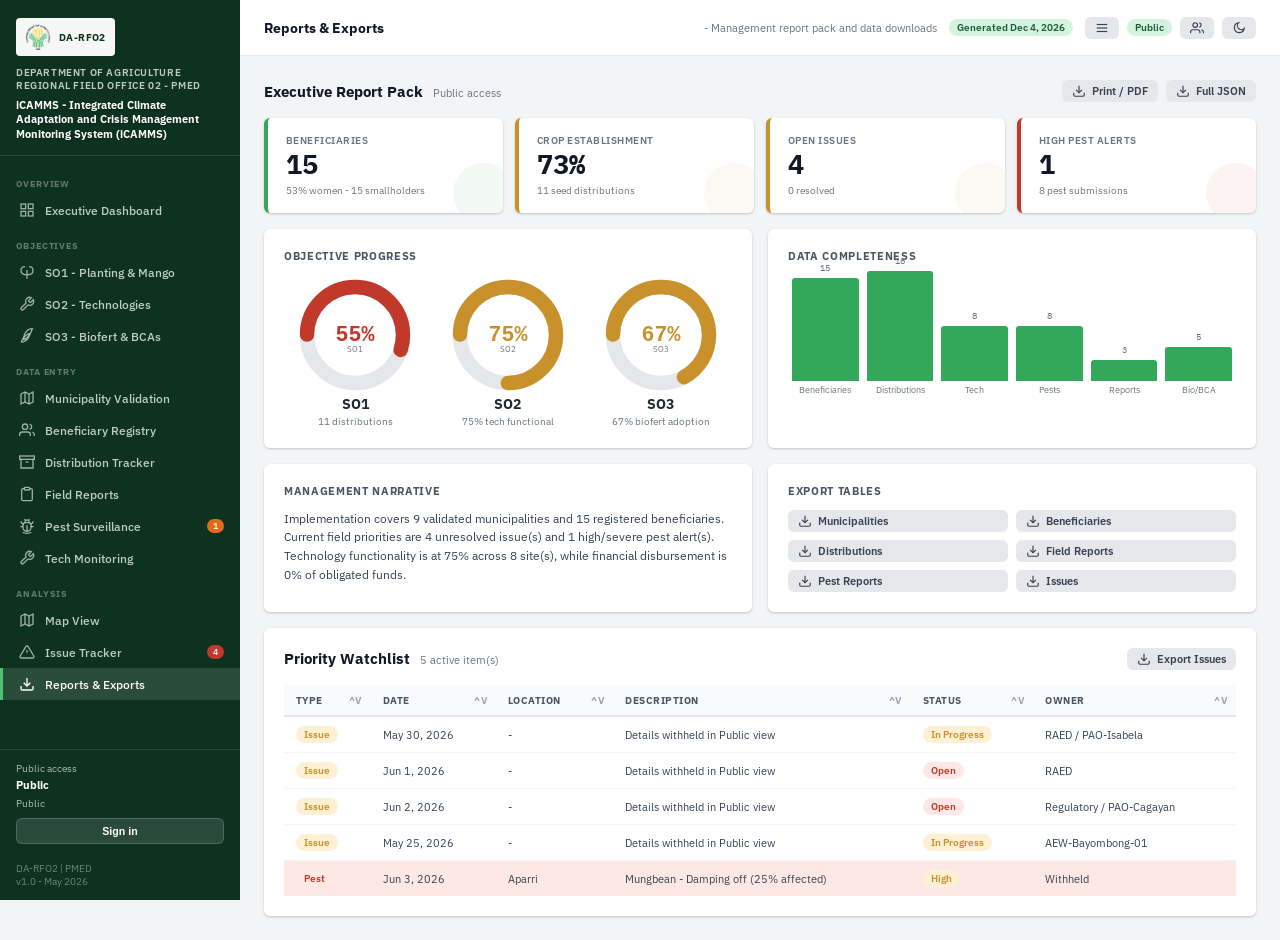
<file: reports.html>
<!DOCTYPE html>
<html lang="en">
<head>
<meta charset="UTF-8"><meta name="viewport" content="width=device-width,initial-scale=1">
<title>Reports & Exports - DA-RFO2</title>
<link rel="stylesheet" href="styles.css">
</head>
<body>
<div class="app-wrapper">
  <aside class="sidebar" id="sidebar"></aside>
  <div class="main-content">
    <div class="topbar">
      <span class="topbar-title">Reports & Exports</span>
      <span class="topbar-subtitle">- Management report pack and data downloads</span>
      <span class="topbar-badge" id="report-date"></span>
    </div>
    <div class="page-body" id="page-body"></div>
  </div>
</div>
<div id="toast-container"></div>
<script src="data.js"></script>
<script src="ui.js"></script>
<script>
document.addEventListener('DOMContentLoaded', () => {
  buildSidebar('reports.html');
  document.getElementById('report-date').textContent = 'Generated ' + new Date().toLocaleDateString('en-PH',{month:'short',day:'numeric',year:'numeric'});
  render();
});

function render() {
  const s = DB.summary();
  const issues = DB.get(DB.KEYS.ISSUES);
  const openIssues = issues.filter(i => i.status !== 'Resolved');
  const pests = DB.get(DB.KEYS.PEST);
  const highPest = pests.filter(p => p.severity === 'High' || p.severity === 'Severe');
  const benes = DB.get(DB.KEYS.BENEFICIARIES);
  const dists = DB.get(DB.KEYS.DISTRIBUTIONS);
  const techs = DB.get(DB.KEYS.TECH);
  const bioferts = DB.get(DB.KEYS.BIOFERT);
  const reports = DB.get(DB.KEYS.FIELD_REPORTS);

  document.getElementById('page-body').innerHTML = `
    <div class="section-header">
      <div class="section-title">Executive Report Pack <small>${AccessPolicy.label()} access</small></div>
      <div style="display:flex;gap:8px;flex-wrap:wrap">
        <button class="btn btn-secondary btn-sm" onclick="window.print()">${ICONS.download} Print / PDF</button>
        <button class="btn btn-secondary btn-sm" onclick="exportDatabaseJSON()">${ICONS.download} Full JSON</button>
      </div>
    </div>

    <div class="kpi-grid cols-4" style="margin-bottom:16px">
      <div class="kpi-tile"><div class="kpi-label">Beneficiaries</div><div class="kpi-value">${s.beneficiariesCount}</div><div class="kpi-sub">${s.womenPct}% women - ${s.smallholdersCount} smallholders</div></div>
      <div class="kpi-tile ${rateColor(s.cropEstablishmentRate)}"><div class="kpi-label">Crop Establishment</div><div class="kpi-value">${s.cropEstablishmentRate}%</div><div class="kpi-sub">${s.seedsDistributed} seed distributions</div></div>
      <div class="kpi-tile ${openIssues.length ? 'amber' : 'green'}"><div class="kpi-label">Open Issues</div><div class="kpi-value">${openIssues.length}</div><div class="kpi-sub">${issues.filter(i=>i.status==='Resolved').length} resolved</div></div>
      <div class="kpi-tile ${highPest.length ? 'red' : 'green'}"><div class="kpi-label">High Pest Alerts</div><div class="kpi-value">${highPest.length}</div><div class="kpi-sub">${pests.length} pest submissions</div></div>
    </div>

    <div class="grid-2" style="margin-bottom:16px">
      <div class="card">
        <div class="card-title">Objective Progress</div>
        <div style="display:grid;grid-template-columns:repeat(3,1fr);gap:10px;text-align:center">
          <div><div id="report-so1"></div><strong>SO1</strong><div class="kpi-sub">${s.seedsDistributed} distributions</div></div>
          <div><div id="report-so2"></div><strong>SO2</strong><div class="kpi-sub">${s.techFunctionalityRate}% tech functional</div></div>
          <div><div id="report-so3"></div><strong>SO3</strong><div class="kpi-sub">${s.biofertAdoptionRate}% biofert adoption</div></div>
        </div>
      </div>
      <div class="card">
        <div class="card-title">Data Completeness</div>
        <div id="completeness-chart"></div>
      </div>
    </div>

    <div class="grid-2" style="margin-bottom:16px">
      <div class="card">
        <div class="card-title">Management Narrative</div>
        <p style="font-size:.86rem;line-height:1.55;color:var(--gray-700)">
          Implementation covers ${s.munisValidated} validated municipalities and ${s.beneficiariesCount} registered beneficiaries.
          Current field priorities are ${openIssues.length ? `${openIssues.length} unresolved issue(s)` : 'routine monitoring'} and
          ${highPest.length ? `${highPest.length} high/severe pest alert(s)` : 'continued pest surveillance'}.
          Technology functionality is at ${s.techFunctionalityRate}% across ${s.techSitesCount} site(s), while financial disbursement is
          ${s.disbursementRate}% of obligated funds.
        </p>
      </div>
      <div class="card">
        <div class="card-title">Export Tables</div>
        <div style="display:grid;grid-template-columns:repeat(2,1fr);gap:8px">
          ${exportButton('Municipalities', DB.KEYS.MUNICIPALITIES, 'municipalities.csv')}
          ${exportButton('Beneficiaries', DB.KEYS.BENEFICIARIES, 'beneficiaries.csv')}
          ${exportButton('Distributions', DB.KEYS.DISTRIBUTIONS, 'distributions.csv')}
          ${exportButton('Field Reports', DB.KEYS.FIELD_REPORTS, 'field_reports.csv')}
          ${exportButton('Pest Reports', DB.KEYS.PEST, 'pest_reports.csv')}
          ${exportButton('Issues', DB.KEYS.ISSUES, 'issues.csv')}
        </div>
      </div>
    </div>

    <div class="card">
      <div class="section-header">
        <div class="section-title">Priority Watchlist <small>${openIssues.length + highPest.length} active item(s)</small></div>
        <button class="btn btn-secondary btn-sm" onclick="exportCSV(DB.get(DB.KEYS.ISSUES),'issue_watchlist.csv')">${ICONS.download} Export Issues</button>
      </div>
      <div class="table-wrap">
        <table>
          <thead><tr><th>Type</th><th>Date</th><th>Location</th><th>Description</th><th>Status</th><th>Owner</th></tr></thead>
          <tbody>
            ${watchRows(openIssues, highPest)}
          </tbody>
        </table>
      </div>
    </div>
  `;

  renderDonut('report-so1', s.seedsDistributed, Math.max(s.seedsDistributed, 20), 'var(--green-500)', 'SO1');
  renderDonut('report-so2', s.techFunctionalityRate, 100, 'var(--blue-500)', 'SO2');
  renderDonut('report-so3', s.biofertAdoptionRate, 100, 'var(--gold-500)', 'SO3');
  renderBarChart('completeness-chart',
    ['Beneficiaries','Distributions','Tech','Pests','Reports','Bio/BCA'],
    [benes.length,dists.length,techs.length,pests.length,reports.length,bioferts.length],
    'var(--green-500)'
  );
}

function exportButton(label, key, filename) {
  return `<button class="btn btn-secondary btn-sm" onclick="exportCSV(DB.get('${key}'),'${filename}')">${ICONS.download} ${label}</button>`;
}

function watchRows(openIssues, highPest) {
  const issueRows = openIssues.map(i => `
    <tr>
      <td><span class="badge amber">Issue</span></td>
      <td>${fmt.date(i.dateDetected)}</td>
      <td>-</td>
      <td>${AccessPolicy.narrative(i.description)}</td>
      <td>${fmt.statusBadge(i.status)}</td>
      <td>${i.responsible || '-'}</td>
    </tr>`);
  const pestRows = highPest.map(p => `
    <tr style="background:var(--red-100)">
      <td><span class="badge red">Pest</span></td>
      <td>${fmt.date(p.date)}</td>
      <td>${p.municipality}</td>
      <td>${p.crop} - ${p.pestObserved || 'None'} (${p.pctAffected || 0}% affected)</td>
      <td>${fmt.statusBadge(p.severity)}</td>
      <td>${AccessPolicy.isPublic() ? 'Withheld' : (p.aew || '-')}</td>
    </tr>`);
  const rows = [...issueRows, ...pestRows];
  return rows.length ? rows.join('') : '<tr><td colspan="6" style="text-align:center;color:var(--gray-400)">No priority watchlist items</td></tr>';
}
</script>
</body>
</html>
</file>
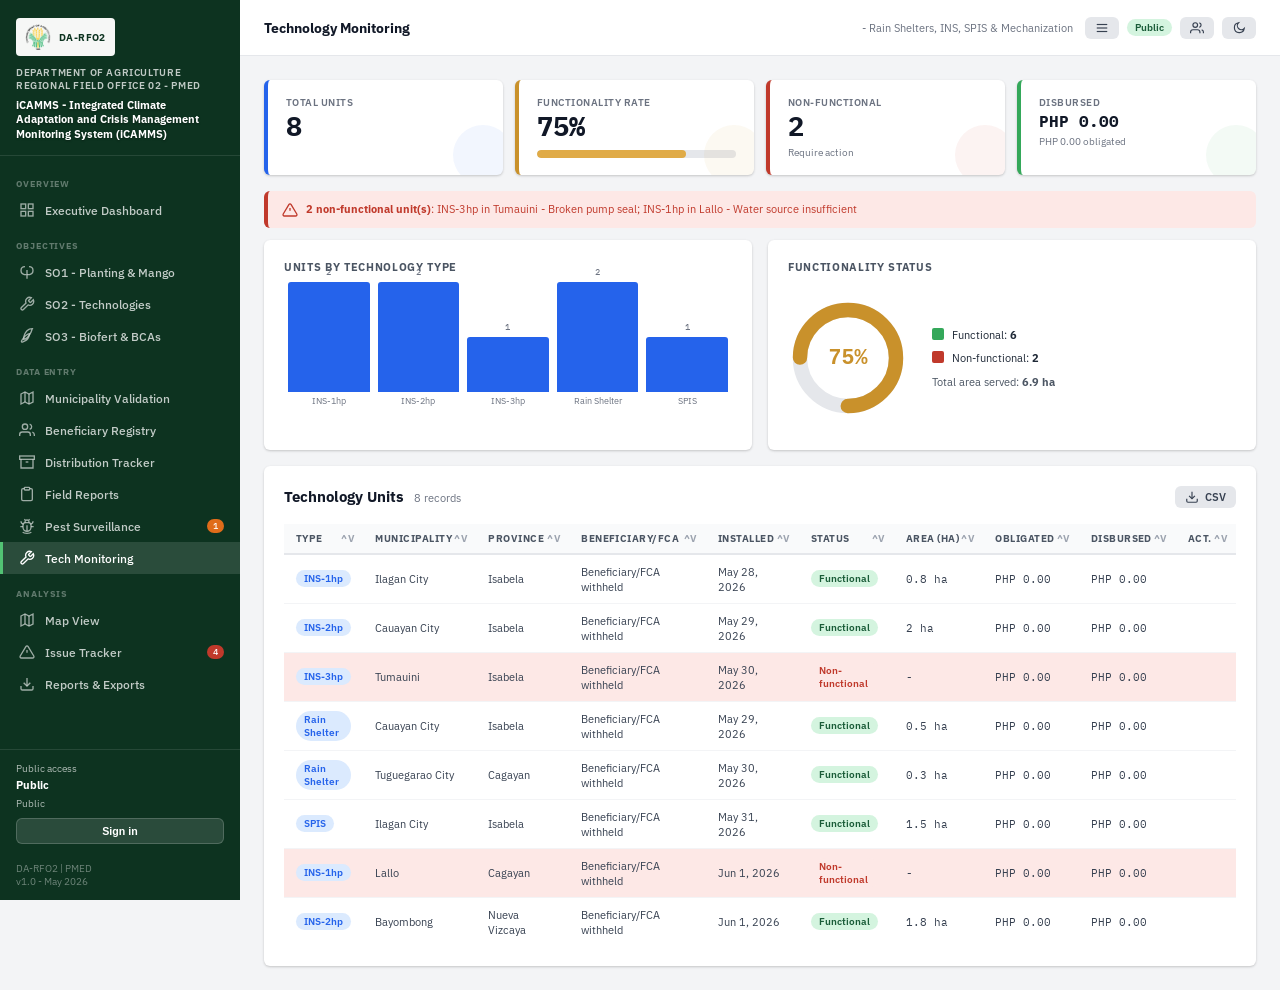
<file: technology.html>
<!DOCTYPE html>
<html lang="en">
<head>
<meta charset="UTF-8"><meta name="viewport" content="width=device-width,initial-scale=1">
<title>Technology Monitoring - DA-RFO2</title>
<link rel="stylesheet" href="styles.css">
</head>
<body>
<div class="app-wrapper">
  <aside class="sidebar" id="sidebar"></aside>
  <div class="main-content">
    <div class="topbar">
      <span class="topbar-title">Technology Monitoring</span>
      <span class="topbar-subtitle">- Rain Shelters, INS, SPIS &amp; Mechanization</span>
    </div>
    <div class="page-body" id="page-body"></div>
  </div>
</div>
<div id="toast-container"></div>
<div class="modal-overlay hidden" id="tech-modal">
  <div class="modal-box">
    <div class="modal-header"><span id="modal-title">Add Technology Record</span><button class="modal-close" onclick="closeModal('tech-modal')">x</button></div>
    <div class="modal-body">
      <div class="form-grid cols-2">
        <div class="form-group"><label class="form-label">Technology Type<span class="req">*</span></label>
          <select id="t-type"><option>INS-1hp</option><option>INS-2hp</option><option>INS-3hp</option><option>Rain Shelter</option><option>SPIS</option><option>Mechanization-R4D</option></select></div>
        <div class="form-group"><label class="form-label">Province</label>
          <select id="t-province"><option>Isabela</option><option>Cagayan</option><option>Nueva Vizcaya</option><option>Quirino</option></select></div>
        <div class="form-group"><label class="form-label">Municipality<span class="req">*</span></label><input id="t-muni"></div>
        <div class="form-group"><label class="form-label">Barangay</label><input id="t-barangay"></div>
        <div class="form-group"><label class="form-label">Beneficiary / FCA<span class="req">*</span></label><input id="t-bene"></div>
        <div class="form-group"><label class="form-label">Installation Date</label><input id="t-date" type="date"></div>
        <div class="form-group"><label class="form-label">Functional?</label>
          <select id="t-func"><option value="true">Yes - Functional</option><option value="false">No - Non-functional</option></select></div>
        <div class="form-group"><label class="form-label">Area Served (ha)</label><input id="t-area" type="number" step="0.1" value="0"></div>
        <div class="form-group"><label class="form-label">Last Check Date</label><input id="t-lastcheck" type="date"></div>
        <div class="form-group"><label class="form-label">GPS Lat</label><input id="t-lat" type="number" step="0.0001"></div>
        <div class="form-group"><label class="form-label">GPS Lng</label><input id="t-lng" type="number" step="0.0001"></div>
        <div class="form-group"><label class="form-label">Checked By</label><input id="t-checkedby" placeholder="AEW / engineer"></div>
        <div class="form-group"><label class="form-label">Photo Taken?</label><select id="t-photo"><option>No</option><option>Yes</option></select></div>
      </div>
      <div style="margin-top:14px;font-size:.78rem;font-weight:700;color:var(--gray-700);text-transform:uppercase;letter-spacing:.05em;margin-bottom:8px">Financial Details</div>
      <div class="form-grid cols-3">
        <div class="form-group"><label class="form-label">Budget Amount</label><input id="t-budget" type="number" min="0" step="0.01" placeholder="0.00"></div>
        <div class="form-group"><label class="form-label">Obligated Amount</label><input id="t-obligated" type="number" min="0" step="0.01" placeholder="0.00"></div>
        <div class="form-group"><label class="form-label">Disbursed Amount</label><input id="t-disbursed" type="number" min="0" step="0.01" placeholder="0.00"></div>
      </div>
      <div class="form-group" style="margin-top:8px"><label class="form-label">Issue / Non-Functionality Reason (if any)</label>
        <input id="t-issue" placeholder="Describe issue if non-functional"></div>
      <div class="form-group" style="margin-top:8px"><label class="form-label">Corrective Action Needed / Taken</label>
        <textarea id="t-action"></textarea></div>
      <input type="hidden" id="t-edit-id">
    </div>
    <div class="modal-footer">
      <button class="btn btn-secondary" onclick="closeModal('tech-modal')">Cancel</button>
      <button class="btn btn-primary" onclick="saveTech()">Save</button>
    </div>
  </div>
</div>
<script src="data.js"></script>
<script src="ui.js"></script>
<script>
document.addEventListener('DOMContentLoaded', () => {
  buildSidebar('technology.html');
  document.getElementById('t-date').value = new Date().toISOString().split('T')[0];
  document.getElementById('t-lastcheck').value = new Date().toISOString().split('T')[0];
  render();
});

function render() {
  const techs = DB.get(DB.KEYS.TECH);
  const types = ['INS-1hp','INS-2hp','INS-3hp','Rain Shelter','SPIS'];
  const functional = techs.filter(t=>t.functional).length;
  const nonFunc = techs.filter(t=>!t.functional).length;
  const funcRate = techs.length>0?Math.round(functional/techs.length*100):0;
  const areaTotal = techs.filter(t=>t.functional).reduce((s,t)=>s+(t.areaServed||0),0);
  const obligated = techs.reduce((s,t)=>s+(+t.obligatedAmount||0),0);
  const disbursed = techs.reduce((s,t)=>s+(+t.disbursedAmount||0),0);

  document.getElementById('page-body').innerHTML = `
    <div class="kpi-grid cols-4" style="margin-bottom:16px">
      <div class="kpi-tile blue"><div class="kpi-label">Total Units</div><div class="kpi-value">${techs.length}</div></div>
      <div class="kpi-tile ${rateColor(funcRate)}"><div class="kpi-label">Functionality Rate</div><div class="kpi-value">${funcRate}%</div>
        <div style="margin-top:6px"><div class="progress-bar-wrap"><div class="progress-bar-fill ${rateColor(funcRate)}" style="width:${funcRate}%"></div></div></div></div>
      <div class="kpi-tile red"><div class="kpi-label">Non-Functional</div><div class="kpi-value">${nonFunc}</div><div class="kpi-sub">Require action</div></div>
      <div class="kpi-tile"><div class="kpi-label">Disbursed</div><div class="kpi-value" style="font-size:1.15rem">${fmt.money(disbursed)}</div><div class="kpi-sub">${fmt.money(obligated)} obligated</div></div>
    </div>
    ${nonFunc>0?`<div class="alert-banner red">${ICONS.alert}<div><strong>${nonFunc} non-functional unit(s)</strong>: ${techs.filter(t=>!t.functional).map(t=>`${t.type} in ${t.municipality} - ${t.issue||'No reason given'}`).join('; ')}</div></div>`:''}
    <div class="grid-2" style="margin-bottom:16px">
      <div class="card">
        <div class="card-title">Units by Technology Type</div>
        <div id="type-chart"></div>
      </div>
      <div class="card">
        <div class="card-title">Functionality Status</div>
        <div style="display:flex;align-items:center;gap:24px;padding:12px 0">
          <div id="donut-func" style="flex:0 0 120px"></div>
          <div>
            <div style="display:flex;align-items:center;gap:8px;margin-bottom:8px"><span style="width:12px;height:12px;background:var(--green-500);display:inline-block;border-radius:2px"></span><span style="font-size:.82rem">Functional: <strong>${functional}</strong></span></div>
            <div style="display:flex;align-items:center;gap:8px"><span style="width:12px;height:12px;background:var(--red-500);display:inline-block;border-radius:2px"></span><span style="font-size:.82rem">Non-functional: <strong>${nonFunc}</strong></span></div>
            <div style="margin-top:10px;font-size:.78rem;color:var(--gray-600)">Total area served: <strong>${areaTotal.toFixed(1)} ha</strong></div>
          </div>
        </div>
      </div>
    </div>
    <div class="card">
      <div class="section-header">
        <div class="section-title">Technology Units <small>${techs.length} records</small></div>
        <div style="display:flex;gap:8px">
          <button class="btn btn-secondary btn-sm" onclick="exportCSV(DB.get(DB.KEYS.TECH),'technology.csv')">${ICONS.download} CSV</button>
          <button class="btn btn-primary btn-sm" data-access="write" onclick="openAddTech()">${ICONS.plus} Add Unit</button>
        </div>
      </div>
      <div class="table-wrap">
        <table>
          <thead><tr><th>Type</th><th>Municipality</th><th>Province</th><th>Beneficiary/FCA</th><th>Installed</th><th>Status</th><th>Area (ha)</th><th>Obligated</th><th>Disbursed</th><th>Act.</th></tr></thead>
          <tbody>
            ${techs.length===0?'<tr><td colspan="10" style="text-align:center;color:var(--gray-400)">No records</td></tr>':
              techs.map(t=>`<tr ${!t.functional?'style="background:var(--red-100)"':''}>
                <td><span class="badge blue">${t.type}</span></td>
                <td>${t.municipality}</td><td>${t.province}</td>
                <td>${AccessPolicy.personName(t.beneficiary, 'Beneficiary/FCA withheld')}</td>
                <td>${fmt.date(t.installDate)}</td>
                <td>${fmt.statusBadge(t.functional?'Functional':'Non-functional')}</td>
                <td style="font-family:var(--font-mono)">${t.functional?(t.areaServed||0)+' ha':'-'}</td>
                <td style="font-family:var(--font-mono);font-size:.76rem">${fmt.money(t.obligatedAmount)}</td>
                <td style="font-family:var(--font-mono);font-size:.76rem">${fmt.money(t.disbursedAmount)}</td>
                <td style="white-space:nowrap">
                  <button class="btn btn-secondary btn-sm" data-access="write" onclick="editTech('${t.id}')">${ICONS.edit}</button>
                  <button class="btn btn-danger btn-sm" data-access="admin" onclick="delTech('${t.id}')">${ICONS.trash}</button>
                </td>
              </tr>`).join('')}
          </tbody>
        </table>
      </div>
    </div>
  `;

  renderBarChart('type-chart', types, types.map(t=>techs.filter(x=>x.type===t).length), 'var(--blue-500)');
  renderDonut('donut-func', functional, techs.length||1);
}

function openAddTech() {
  document.getElementById('modal-title').textContent='Add Technology Record';
  document.getElementById('t-edit-id').value='';
  ['t-muni','t-barangay','t-bene','t-issue','t-lat','t-lng','t-checkedby','t-action','t-budget','t-obligated','t-disbursed'].forEach(id=>document.getElementById(id).value='');
  document.getElementById('t-area').value='0';
  document.getElementById('t-func').value='true';
  document.getElementById('t-photo').value='No';
  document.getElementById('t-date').value=new Date().toISOString().split('T')[0];
  document.getElementById('t-lastcheck').value=new Date().toISOString().split('T')[0];
  openModal('tech-modal');
}
function editTech(id) {
  const t=DB.get(DB.KEYS.TECH).find(x=>x.id===id); if(!t)return;
  document.getElementById('modal-title').textContent='Edit Technology Record';
  document.getElementById('t-edit-id').value=id;
  document.getElementById('t-type').value=t.type;
  document.getElementById('t-province').value=t.province;
  document.getElementById('t-muni').value=t.municipality;
  document.getElementById('t-barangay').value=t.barangay||'';
  document.getElementById('t-bene').value=t.beneficiary;
  document.getElementById('t-date').value=t.installDate||'';
  document.getElementById('t-func').value=String(t.functional);
  document.getElementById('t-area').value=t.areaServed||0;
  document.getElementById('t-lastcheck').value=t.lastCheck||'';
  document.getElementById('t-issue').value=t.issue||'';
  document.getElementById('t-lat').value=t.lat||'';
  document.getElementById('t-lng').value=t.lng||'';
  document.getElementById('t-checkedby').value=t.checkedBy||'';
  document.getElementById('t-photo').value=t.photoTaken||'No';
  document.getElementById('t-budget').value=t.budgetAmount||'';
  document.getElementById('t-obligated').value=t.obligatedAmount||'';
  document.getElementById('t-disbursed').value=t.disbursedAmount||'';
  document.getElementById('t-action').value=t.correctiveAction||'';
  openModal('tech-modal');
}
function saveTech() {
  const muni=document.getElementById('t-muni').value.trim();
  const bene=document.getElementById('t-bene').value.trim();
  if(!muni||!bene){toast('Municipality and beneficiary required','error');return;}
  const isFunctional = document.getElementById('t-func').value==='true';
  const rec={type:document.getElementById('t-type').value,province:document.getElementById('t-province').value,municipality:muni,barangay:document.getElementById('t-barangay').value.trim(),beneficiary:bene,installDate:document.getElementById('t-date').value,functional:isFunctional,functionalityStatus:isFunctional?'Functional':'Non-functional',areaServed:+document.getElementById('t-area').value,lastCheck:document.getElementById('t-lastcheck').value,issue:document.getElementById('t-issue').value.trim(),correctiveAction:document.getElementById('t-action').value.trim(),checkedBy:document.getElementById('t-checkedby').value.trim(),photoTaken:document.getElementById('t-photo').value,budgetAmount:+document.getElementById('t-budget').value||0,obligatedAmount:+document.getElementById('t-obligated').value||0,disbursedAmount:+document.getElementById('t-disbursed').value||0,lat:+document.getElementById('t-lat').value||null,lng:+document.getElementById('t-lng').value||null};
  const eid=document.getElementById('t-edit-id').value;
  const saved = eid ? DB.update(DB.KEYS.TECH,eid,rec) : DB.add(DB.KEYS.TECH,rec);
  if(!saved)return;
  toast(eid ? 'Updated' : 'Saved');
  closeModal('tech-modal');render();
}
function delTech(id){if(!confirm('Delete?'))return;DB.remove(DB.KEYS.TECH,id);render();}
</script>
</body>
</html>
</file>
<file: styles.css>
/* ===================================================================
   DA-RFO2 Monitoring System - Shared Styles
   Aesthetic: Government-professional with bold agricultural greens,
   clean data tables, and subtle field textures
=================================================================== */

@import url('https://fonts.googleapis.com/css2?family=IBM+Plex+Sans:ital,wght@0,300;0,400;0,500;0,600;0,700;1,400&family=IBM+Plex+Mono:wght@400;500&family=Playfair+Display:wght@700;900&display=swap');

:root {
  --green-900: #0d3320;
  --green-800: #1a5c38;
  --green-700: #1f7a47;
  --green-600: #27944f;
  --green-500: #34a85a;
  --green-400: #52c274;
  --green-100: #d4f4df;
  --green-50:  #edfaf2;

  --gold-500:  #c9912b;
  --gold-400:  #e0ab47;
  --gold-100:  #fdf0d5;

  --red-500:   #c0392b;
  --red-100:   #fde8e6;
  --orange-500:#e06c1a;
  --orange-100:#fef0e2;
  --blue-500:  #2563eb;
  --blue-100:  #dbeafe;

  --gray-900:  #111827;
  --gray-800:  #1f2937;
  --gray-700:  #374151;
  --gray-600:  #4b5563;
  --gray-500:  #6b7280;
  --gray-400:  #9ca3af;
  --gray-300:  #d1d5db;
  --gray-200:  #e5e7eb;
  --gray-100:  #f3f4f6;
  --gray-50:   #f9fafb;
  --white:     #ffffff;

  --font-body: 'IBM Plex Sans', sans-serif;
  --font-mono: 'IBM Plex Mono', monospace;
  --font-display: 'Playfair Display', serif;

  --sidebar-w: 240px;
  --topbar-h:  56px;
  --radius:    6px;
  --shadow:    0 1px 3px rgba(0,0,0,.12), 0 1px 2px rgba(0,0,0,.08);
  --shadow-md: 0 4px 12px rgba(0,0,0,.12);
}

:root[data-theme="dark"] {
  --green-900: #071f16;
  --green-800: #0f3f2a;
  --green-700: #1d7a4b;
  --green-100: #123a28;
  --green-50:  #0e251b;
  --gold-100:  #3d2f12;
  --red-100:   #3a1715;
  --orange-100:#3d2412;
  --blue-100:  #13284a;
  --gray-900:  #f3f4f6;
  --gray-800:  #e5e7eb;
  --gray-700:  #d1d5db;
  --gray-600:  #b8c0cc;
  --gray-500:  #9ca3af;
  --gray-400:  #717b8a;
  --gray-300:  #4b5563;
  --gray-200:  #374151;
  --gray-100:  #18212f;
  --gray-50:   #101827;
  --white:     #111827;
  --shadow:    0 1px 3px rgba(0,0,0,.45), 0 1px 2px rgba(0,0,0,.35);
  --shadow-md: 0 8px 24px rgba(0,0,0,.4);
}

*, *::before, *::after { box-sizing: border-box; margin: 0; padding: 0; }

html { font-size: 14px; }

body {
  font-family: var(--font-body);
  background: var(--gray-100);
  color: var(--gray-800);
  min-height: 100vh;
  display: flex;
  flex-direction: column;
  overflow-x: hidden;
}

.access-hidden { display:none !important; }

/* -- Layout -------------------------------------------------------- */
.app-wrapper { display: block; min-height: 100vh; width: 100%; overflow-x: hidden; }

.sidebar {
  width: var(--sidebar-w);
  background: var(--green-900);
  color: #fff;
  display: flex;
  flex-direction: column;
  position: fixed;
  top: 0; left: 0; bottom: 0;
  z-index: 100;
  overflow-y: auto;
}

.sidebar-logo {
  padding: 18px 16px 14px;
  border-bottom: 1px solid rgba(255,255,255,.1);
}
.sidebar-logo .logo-badge {
  display: inline-flex; align-items: center; gap: 8px;
  background: rgba(255,255,255,.96);
  border-radius: 4px;
  padding: 6px 9px;
  margin-bottom: 10px;
}
.sidebar-logo .logo-badge img { width:26px; height:26px; object-fit:contain; flex-shrink:0; }
.sidebar-logo .logo-badge span { font-size:.72rem; font-weight:800; color:var(--green-900); letter-spacing:.04em; }
.sidebar-logo .org-name { font-size:.72rem; font-weight:600; letter-spacing:.06em; text-transform:uppercase; color: rgba(255,255,255,.74); }
.sidebar-logo .sys-title { font-size:.82rem; font-weight:800; line-height:1.25; color:#fff; margin-top:6px; text-shadow:0 1px 2px rgba(0,0,0,.35); }

.sidebar-nav { flex:1; padding: 8px 0; }
.nav-group-label {
  font-size:.65rem; font-weight:700; letter-spacing:.1em; text-transform:uppercase;
  color: rgba(255,255,255,.35);
  padding: 14px 16px 4px;
}
.nav-item {
  display: flex; align-items: center; gap: 10px;
  padding: 8px 16px;
  color: rgba(255,255,255,.75);
  text-decoration: none;
  font-size: .85rem;
  font-weight: 500;
  border-left: 3px solid transparent;
  transition: all .15s;
}
.nav-item:hover { background: rgba(255,255,255,.07); color:var(--white); }
.nav-item.active { background: rgba(255,255,255,.12); color:var(--white); border-left-color: var(--green-400); }
.nav-item svg { width:16px; height:16px; flex-shrink:0; opacity:.8; }
.nav-item.active svg { opacity:1; }

.sidebar-footer {
  padding: 12px 16px;
  border-top: 1px solid rgba(255,255,255,.1);
  font-size: .72rem;
  color: rgba(255,255,255,.4);
}
.sidebar-footer span { display:block; }
.sidebar-control { display:flex; flex-direction:column; gap:4px; margin-bottom:8px; color:rgba(255,255,255,.65); font-size:.7rem; font-weight:600; }
.sidebar-control select { background:rgba(255,255,255,.08); color:var(--white); border-color:rgba(255,255,255,.15); font-size:.76rem; padding:5px 8px; }
.sidebar-control option { color:#111827; }
.auth-panel { display:flex; flex-direction:column; gap:4px; margin-bottom:10px; color:rgba(255,255,255,.68); }
.auth-panel strong { color:#fff; font-size:.78rem; line-height:1.25; }
.auth-panel .auth-action-wrap { display:block; margin-top:4px; }
.sidebar-btn { width:100%; justify-content:center; margin-bottom:8px; background:rgba(255,255,255,.12); color:#fff; border:1px solid rgba(255,255,255,.18); border-radius:var(--radius); padding:6px 10px; font-size:.76rem; font-weight:700; cursor:pointer; }
.sidebar-btn:hover { background:rgba(255,255,255,.2); }

.main-content {
  margin-left: var(--sidebar-w);
  width: calc(100% - var(--sidebar-w));
  flex: 1;
  display: flex;
  flex-direction: column;
  min-width: 0;
}

.topbar {
  height: var(--topbar-h);
  background: var(--white);
  border-bottom: 1px solid var(--gray-200);
  display: flex; align-items: center;
  padding: 0 24px;
  gap: 12px;
  position: sticky; top: 0; z-index: 50;
}
.topbar-title { font-size: 1rem; font-weight: 700; color: var(--gray-900); flex:1; }
.topbar-subtitle { font-size:.78rem; color:var(--gray-500); margin-left:4px; font-weight:400; }
.topbar-badge {
  font-size:.7rem; font-weight:600; padding:2px 8px; border-radius:20px;
  background:var(--green-100); color:var(--green-800);
}
.topbar-badge.alert { background:var(--red-100); color:var(--red-500); }
.topbar-tools { margin-left:auto; display:flex; align-items:center; gap:8px; }
.mobile-menu-btn { display:none; }
.sync-status { margin-top:12px; padding:8px 10px; border-radius:var(--radius); background:var(--gray-50); color:var(--gray-600); font-size:.76rem; }

.page-body { flex:1; padding: 24px; }

/* -- Cards --------------------------------------------------------- */
.card {
  background: var(--white);
  border-radius: var(--radius);
  box-shadow: var(--shadow);
  padding: 20px;
}
.card-title {
  font-size:.8rem; font-weight:700; text-transform:uppercase; letter-spacing:.06em;
  color:var(--gray-600); margin-bottom:12px;
}
.card-subtitle { font-size:.78rem; color:var(--gray-500); margin-top:-8px; margin-bottom:12px; }

/* -- KPI tiles ----------------------------------------------------- */
.kpi-grid { display:grid; gap:12px; }
.kpi-grid.cols-4 { grid-template-columns: repeat(4,1fr); }
.kpi-grid.cols-3 { grid-template-columns: repeat(3,1fr); }
.kpi-grid.cols-2 { grid-template-columns: repeat(2,1fr); }

.kpi-tile {
  background:var(--white);
  border-radius:var(--radius);
  padding:16px 18px;
  box-shadow:var(--shadow);
  display:flex; flex-direction:column; gap:4px;
  border-left:4px solid var(--green-500);
  position:relative; overflow:hidden;
}
.kpi-tile::after {
  content:''; position:absolute; right:-10px; bottom:-10px;
  width:60px; height:60px; border-radius:50%;
  background:rgba(52,168,90,.06);
}
.kpi-tile.amber { border-left-color:var(--gold-500); }
.kpi-tile.amber::after { background:rgba(201,145,43,.06); }
.kpi-tile.red   { border-left-color:var(--red-500); }
.kpi-tile.red::after { background:rgba(192,57,43,.06); }
.kpi-tile.blue  { border-left-color:var(--blue-500); }
.kpi-tile.blue::after { background:rgba(37,99,235,.06); }

.kpi-label { font-size:.7rem; font-weight:600; text-transform:uppercase; letter-spacing:.05em; color:var(--gray-500); }
.kpi-value { font-size:1.9rem; font-weight:700; color:var(--gray-900); line-height:1; font-family:var(--font-mono); }
.kpi-sub   { font-size:.72rem; color:var(--gray-500); margin-top:2px; }

/* -- Progress bars ------------------------------------------------- */
.progress-bar-wrap { background:var(--gray-200); border-radius:4px; height:8px; overflow:hidden; }
.progress-bar-fill { height:100%; border-radius:4px; transition:width .5s ease; background:var(--green-500); }
.progress-bar-fill.amber { background:var(--gold-400); }
.progress-bar-fill.red   { background:var(--red-500); }

/* -- Tables -------------------------------------------------------- */
.table-wrap { overflow-x:auto; }
table { width:100%; border-collapse:collapse; font-size:.82rem; }
th {
  background:var(--gray-50);
  padding:8px 12px;
  text-align:left;
  font-size:.7rem; font-weight:700; text-transform:uppercase; letter-spacing:.05em;
  color:var(--gray-600);
  border-bottom:2px solid var(--gray-200);
  white-space:nowrap;
}
th.sortable-th {
  cursor:pointer;
  user-select:none;
  position:relative;
  padding-right:24px;
}
th.sortable-th::after {
  content:'^v';
  position:absolute;
  right:8px;
  color:var(--gray-400);
  font-size:.68rem;
}
th.sortable-th[data-sort-direction="asc"]::after { content:'^'; color:var(--green-700); }
th.sortable-th[data-sort-direction="desc"]::after { content:'v'; color:var(--green-700); }
th.sortable-th:focus-visible {
  outline:2px solid var(--green-500);
  outline-offset:-2px;
}
td {
  padding:9px 12px;
  border-bottom:1px solid var(--gray-100);
  color:var(--gray-700);
  vertical-align:middle;
}
tr:last-child td { border-bottom:none; }
tr:hover td { background:var(--gray-50); }

/* -- Badges / Pills ------------------------------------------------ */
.badge {
  display:inline-flex; align-items:center; gap:4px;
  padding:2px 8px; border-radius:20px;
  font-size:.68rem; font-weight:600;
}
.badge.green  { background:var(--green-100); color:var(--green-800); }
.badge.red    { background:var(--red-100);   color:var(--red-500); }
.badge.amber  { background:var(--gold-100);  color:var(--gold-500); }
.badge.gray   { background:var(--gray-200);  color:var(--gray-600); }
.badge.blue   { background:var(--blue-100);  color:var(--blue-500); }

/* -- Forms --------------------------------------------------------- */
.form-grid { display:grid; gap:14px; }
.form-grid.cols-2 { grid-template-columns:1fr 1fr; }
.form-grid.cols-3 { grid-template-columns:1fr 1fr 1fr; }

.form-group { display:flex; flex-direction:column; gap:4px; }
.form-label { font-size:.75rem; font-weight:600; color:var(--gray-700); }
.form-label .req { color:var(--red-500); margin-left:2px; }

input, select, textarea {
  padding:7px 10px;
  border:1px solid var(--gray-300);
  border-radius:var(--radius);
  font-size:.84rem;
  font-family:var(--font-body);
  color:var(--gray-800);
  background:var(--white);
  transition:border-color .15s;
  width:100%;
}
input:focus, select:focus, textarea:focus {
  outline:none;
  border-color:var(--green-500);
  box-shadow:0 0 0 3px rgba(52,168,90,.15);
}
textarea { resize:vertical; min-height:72px; }

/* -- Buttons ------------------------------------------------------- */
.btn {
  display:inline-flex; align-items:center; gap:6px;
  padding:7px 14px;
  border-radius:var(--radius);
  font-size:.82rem; font-weight:600;
  cursor:pointer; border:none;
  font-family:var(--font-body);
  transition:all .15s;
}
.btn-primary { background:var(--green-700); color:var(--white); }
.btn-primary:hover { background:var(--green-800); }
.btn-secondary { background:var(--gray-200); color:var(--gray-700); }
.btn-secondary:hover { background:var(--gray-300); }
.btn-danger  { background:var(--red-500); color:var(--white); }
.btn-danger:hover  { background:#a93226; }
.btn-sm { padding:4px 10px; font-size:.76rem; }
.btn svg { width:14px; height:14px; }

/* -- Alerts / banners ---------------------------------------------- */
.alert-banner {
  border-radius:var(--radius);
  padding:10px 14px;
  font-size:.82rem;
  display:flex; align-items:flex-start; gap:8px;
  margin-bottom:12px;
}
.alert-banner.red    { background:var(--red-100);    color:var(--red-500); border-left:4px solid var(--red-500); }
.alert-banner.amber  { background:var(--gold-100);   color:var(--gold-500); border-left:4px solid var(--gold-500); }
.alert-banner.green  { background:var(--green-50);   color:var(--green-800); border-left:4px solid var(--green-500); }
.alert-banner svg    { width:16px; height:16px; flex-shrink:0; margin-top:1px; }

/* -- Modal --------------------------------------------------------- */
.modal-overlay {
  position:fixed; inset:0; background:rgba(0,0,0,.45);
  z-index:200; display:flex; align-items:center; justify-content:center;
  padding:20px;
}
.modal-overlay.hidden { display:none; }
.modal-box {
  background:var(--white); border-radius:8px; box-shadow:var(--shadow-md);
  width:100%; max-width:680px; max-height:90vh; overflow-y:auto;
}
.modal-header {
  display:flex; align-items:center; justify-content:space-between;
  padding:16px 20px;
  border-bottom:1px solid var(--gray-200);
  font-weight:700; font-size:.95rem; color:var(--gray-900);
}
.modal-body  { padding:20px; }
.modal-footer{ padding:14px 20px; border-top:1px solid var(--gray-200); display:flex; gap:8px; justify-content:flex-end; }
.modal-close { background:none; border:none; cursor:pointer; color:var(--gray-500); font-size:1.3rem; line-height:1; padding:2px; }
.auth-modal { max-width:520px; }
.login-brand {
  display:flex;
  align-items:center;
  gap:14px;
  padding:0 0 16px;
  margin-bottom:16px;
  border-bottom:1px solid var(--gray-200);
}
.login-brand img {
  width:58px;
  height:58px;
  object-fit:contain;
  flex-shrink:0;
}
.login-system-title {
  color:var(--gray-900);
  font-size:.95rem;
  font-weight:800;
  line-height:1.25;
}
.login-owner {
  color:var(--gray-600);
  font-size:.78rem;
  font-weight:700;
  margin-top:4px;
}

/* -- Stat sparkline bar (mini chart) ------------------------------- */
.mini-bar { display:flex; gap:3px; align-items:flex-end; height:40px; }
.mini-bar-col { width:12px; background:var(--green-200); border-radius:2px 2px 0 0; transition:height .3s; }

/* -- Section headers ----------------------------------------------- */
.section-header {
  display:flex; align-items:center; justify-content:space-between;
  margin-bottom:16px; gap:12px; flex-wrap:wrap;
}
.section-title { font-size:1.05rem; font-weight:700; color:var(--gray-900); }
.section-title small { font-size:.76rem; font-weight:400; color:var(--gray-500); margin-left:6px; }

/* -- Grid layouts -------------------------------------------------- */
.grid-2 { display:grid; grid-template-columns:1fr 1fr; gap:16px; }
.grid-3 { display:grid; grid-template-columns:1fr 1fr 1fr; gap:16px; }
.col-span-2 { grid-column:span 2; }

/* -- Toast --------------------------------------------------------- */
#toast-container {
  position:fixed; bottom:24px; right:24px; z-index:999;
  display:flex; flex-direction:column; gap:8px;
}
.toast {
  background:var(--gray-900); color:var(--white);
  padding:10px 16px; border-radius:6px;
  font-size:.82rem; box-shadow:var(--shadow-md);
  animation:slideIn .2s ease;
  display:flex; align-items:center; gap:8px;
  max-width:320px;
}
.toast.success { background:var(--green-800); }
.toast.error   { background:var(--red-500); }
@keyframes slideIn { from { transform:translateX(30px); opacity:0; } to { transform:translateX(0); opacity:1; } }

/* -- Scrollbar ----------------------------------------------------- */
::-webkit-scrollbar { width:6px; height:6px; }
::-webkit-scrollbar-track { background:transparent; }
::-webkit-scrollbar-thumb { background:var(--gray-300); border-radius:3px; }
::-webkit-scrollbar-thumb:hover { background:var(--gray-400); }

/* -- Responsive ---------------------------------------------------- */
@media (max-width: 1100px) {
  .kpi-grid.cols-4 { grid-template-columns:repeat(2,1fr); }
}
@media (max-width: 768px) {
  :root { --sidebar-w: 0px; --topbar-h: auto; }
  .sidebar {
    display:flex;
    width:260px;
    transform:translateX(-100%);
    transition:transform .2s ease;
    box-shadow:var(--shadow-md);
  }
  body.nav-open .sidebar { transform:translateX(0); }
  body.nav-open::before {
    content:'';
    position:fixed;
    inset:0;
    background:rgba(0,0,0,.45);
    z-index:90;
  }
  body.nav-open .topbar { z-index:120; }
  body.nav-open .mobile-menu-btn { position:relative; z-index:121; }
  .main-content { margin-left:0; }
  .topbar { padding:10px 12px; flex-wrap:wrap; align-items:flex-start; gap:8px; }
  .topbar > div:first-child { min-width:0; flex:1 1 180px; }
  .topbar-title { display:block; line-height:1.2; }
  .topbar-subtitle { display:block; margin-left:0; margin-top:2px; }
  .topbar-tools { order:-1; width:100%; justify-content:space-between; margin-left:0; }
  .mobile-menu-btn { display:inline-flex; }
  .page-body { padding:14px 12px 24px; }
  .card { padding:14px; }
  .kpi-grid.cols-4, .kpi-grid.cols-3 { grid-template-columns:repeat(2,1fr); }
  .grid-2, .grid-3 { grid-template-columns:1fr; }
  .form-grid.cols-2, .form-grid.cols-3 { grid-template-columns:1fr; }
  .section-header > div:last-child { width:100%; }
  .section-header input, .section-header select { width:100% !important; }
  .btn { min-height:34px; }
  #toast-container { left:12px; right:12px; bottom:12px; }
  .toast { max-width:none; }
  .modal-overlay { padding:8px; align-items:flex-start; }
  .modal-box { max-height:96vh; }
}
@media (max-width: 520px) {
  html { font-size:13px; }
  .kpi-grid.cols-4, .kpi-grid.cols-3, .kpi-grid.cols-2 { grid-template-columns:1fr; }
  .kpi-value { font-size:1.65rem; }
  th, td { padding:8px 9px; }
}

/* -- Chart canvas -------------------------------------------------- */
.chart-container { position:relative; }
canvas { max-width:100%; }

/* -- Empty state --------------------------------------------------- */
.empty-state {
  text-align:center; padding:40px 20px;
  color:var(--gray-400);
}
.empty-state svg { width:40px; height:40px; margin:0 auto 10px; display:block; opacity:.4; }
.empty-state p { font-size:.85rem; }

/* -- GEDSI chips --------------------------------------------------- */
.chip { display:inline-block; padding:1px 6px; border-radius:3px; font-size:.65rem; font-weight:600; margin:1px; }
.chip.w { background:#fce7f3; color:#be185d; }
.chip.ip{ background:#ede9fe; color:#6d28d9; }
.chip.sr{ background:#fef3c7; color:#92400e; }
.chip.yt{ background:#e0f2fe; color:#0369a1; }
.chip.pw{ background:#f3e8ff; color:#7c3aed; }
.chip.gi{ background:#dcfce7; color:#15803d; }
</file>
